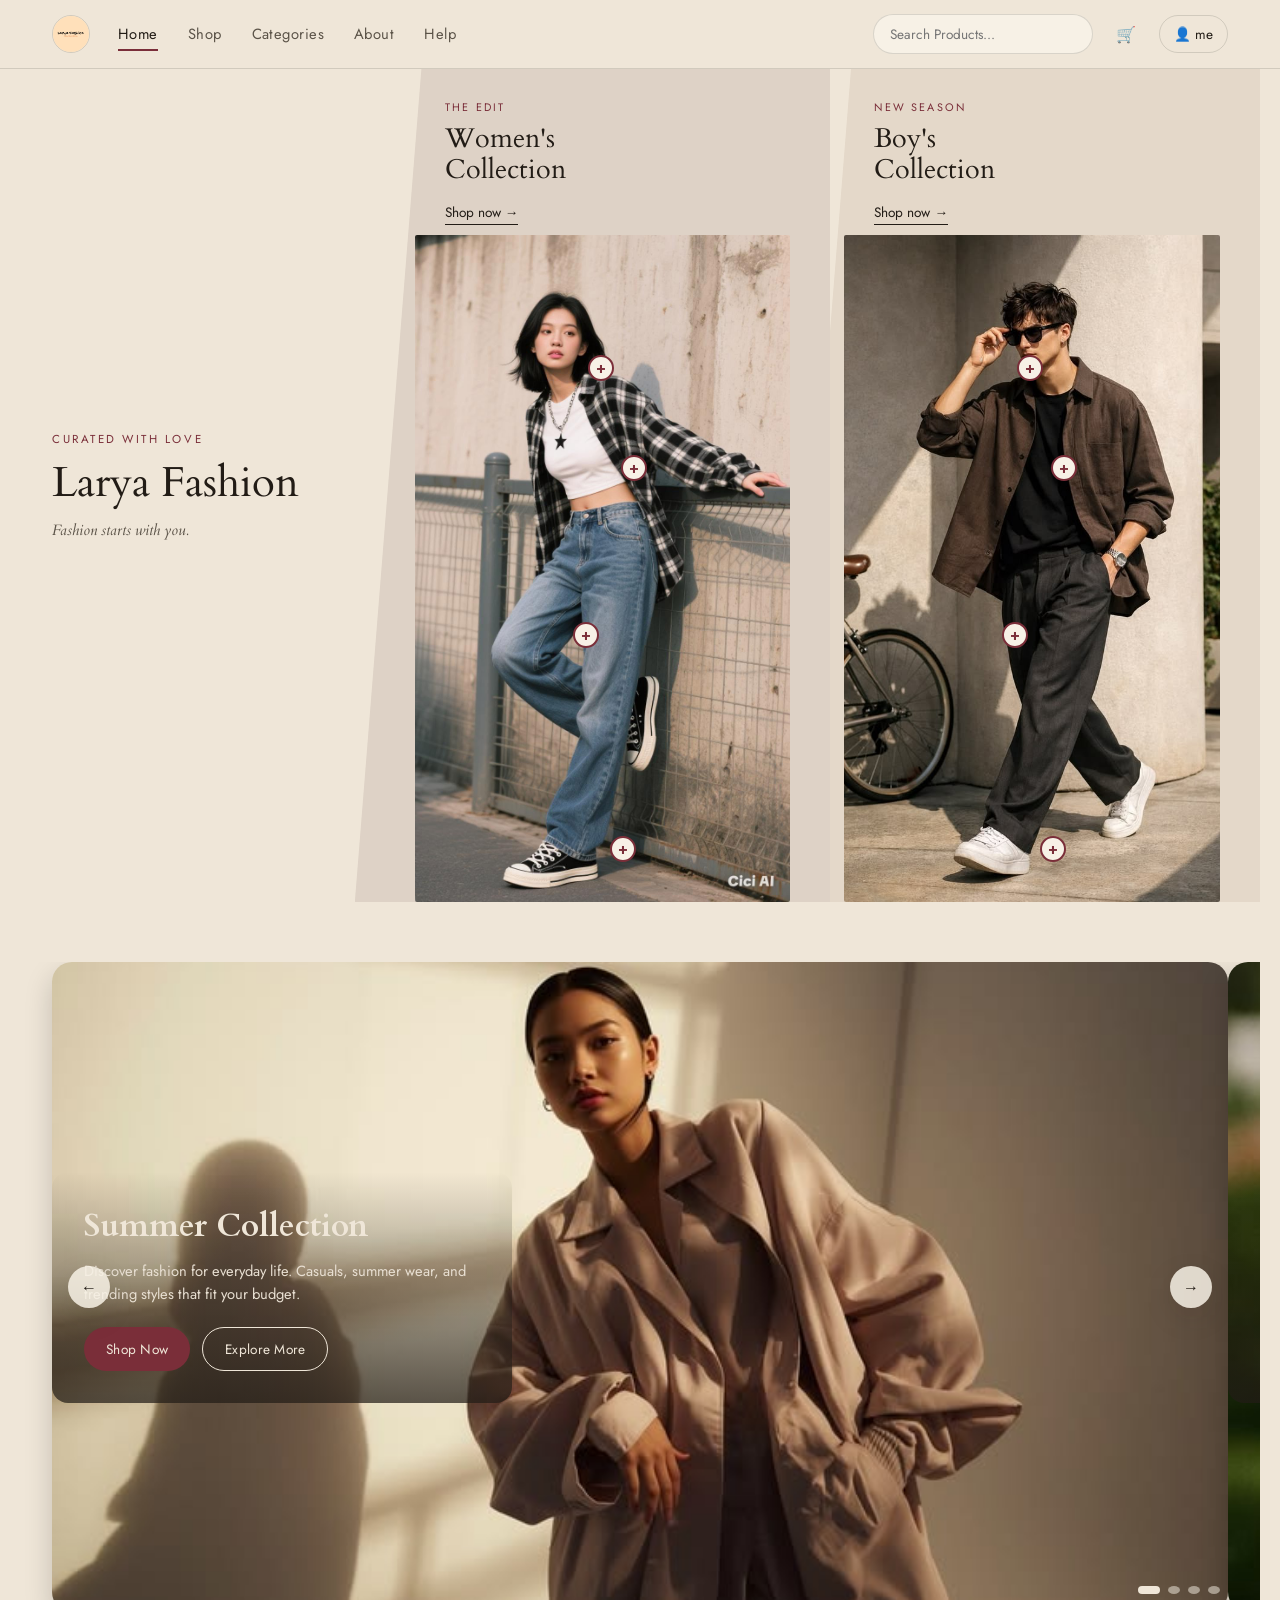
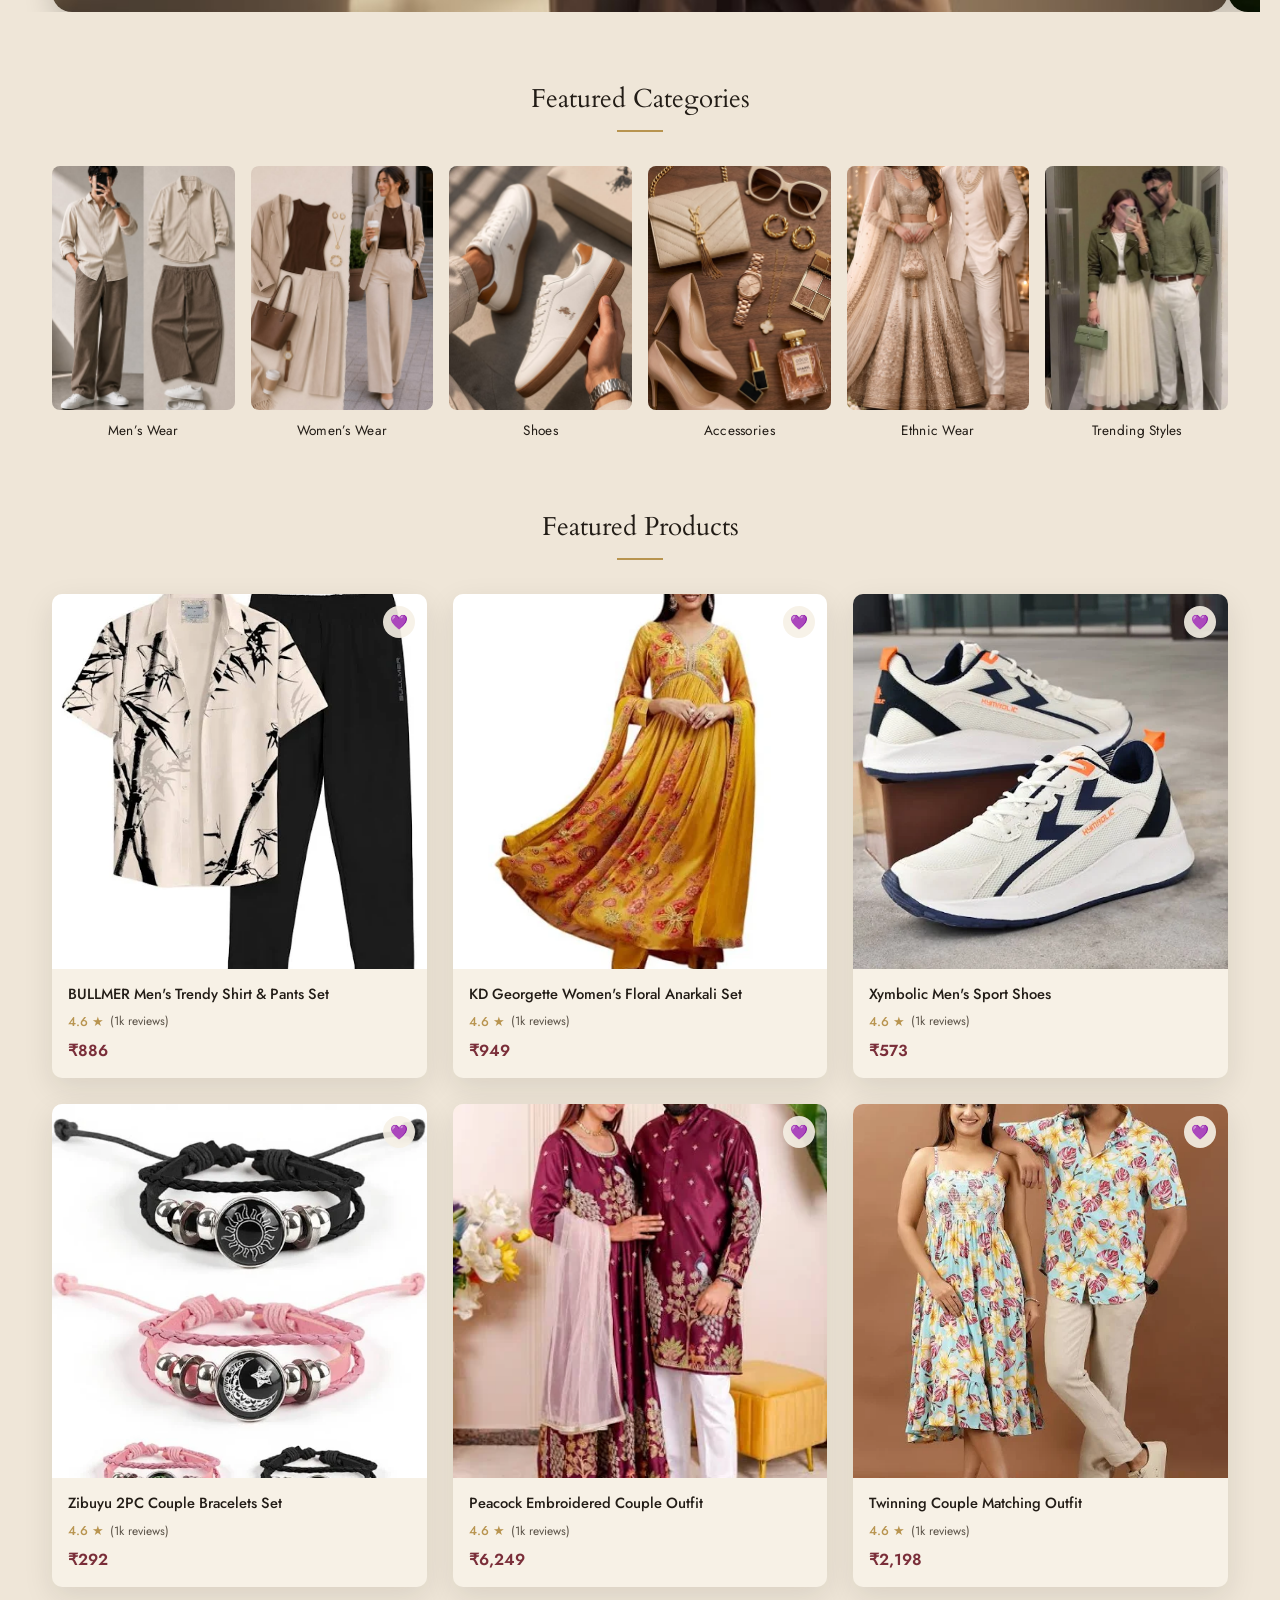
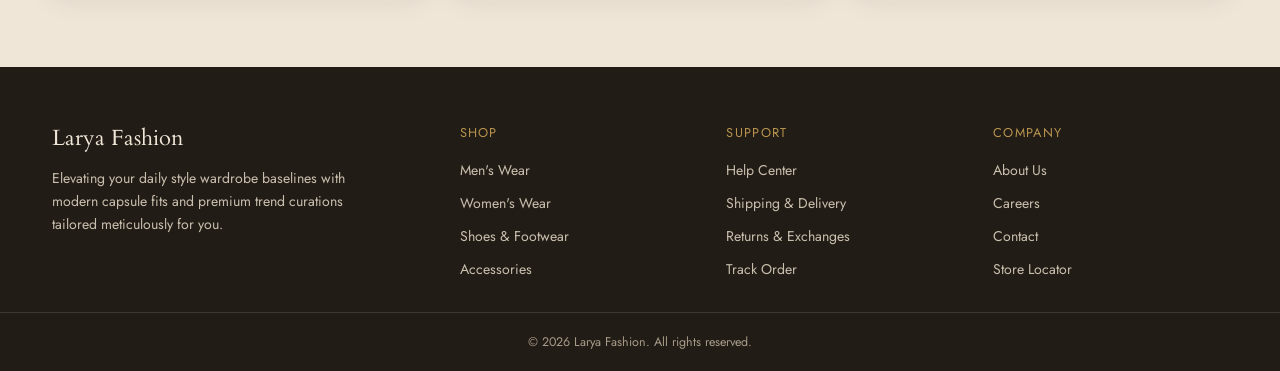
<file: index.html>
<!DOCTYPE html>
<html lang="en">
<head>
    <meta charset="UTF-8">
    <meta name="viewport" content="width=device-width, initial-scale=1.0">
    <title>fashion Website </title>
    <link rel="stylesheet" href="index.css">
    <link rel="preconnect" href="https://fonts.googleapis.com">
    <link rel="preconnect" href="https://fonts.gstatic.com" crossorigin>
    <link href="https://fonts.googleapis.com/css2?family=Ballet:opsz@16..72&family=Cardo:ital,wght@0,400;0,700;1,400&family=Cedarville+Cursive&family=Noto+Sans+Nabataean&display=swap" rel="stylesheet">
</head>
<body>
    <!-- Improved HTML -->
<header class="header">
  <div class="header__container">
    <a href="#home" class="header__logo-link">
      <img class="header__logo" src="lf.jpg" alt="Logo">
    </a>

    <nav class="header__nav" aria-label="Main navigation">
      <a href="#home" class="header__link header__link--active">Home</a>
      <a href="shop.html" class="header__link">Shop</a>
      <a href="cat.html" class="header__link">Categories</a>
      <a href="about.html" class="header__link">About</a>
      <a href="help.html" class="header__link">Help</a>
    </nav>

    <div class="header__actions">
      <div class="search-bar">
        <input class="search-bar__input" type="search" placeholder="Search Products..." aria-label="Search products">
      </div>
      
      <a href="cart.html" class="header__icon-btn" aria-label="Cart">🛒</a>
      <a href="login.html" class="header__profile-btn">👤 me</a>
      
      <button class="header__toggle" aria-label="Toggle menu" aria-expanded="false">☰</button>
    </div>
  </div>

  <nav class="mobile-menu" aria-label="Mobile navigation">
    <a href="#home" class="mobile-menu__link">Home</a>
    <a href="shop.html" class="mobile-menu__link">Shop</a>
    <a href="cat.html" class="mobile-menu__link">Categories</a>
    <a href="about.html" class="mobile-menu__link">About</a>
    <a href="help.html" class="mobile-menu__link">Help</a>
    <a href="cart.html" class="mobile-menu__link">🛒 Cart</a>
    <a href="login.html" class="mobile-menu__link">👤 Login</a>
  </nav>
</header>

  <main class="fashion-main" id="home">
    
    <!-- Left Title Branding Section -->
    <section class="fashion-title">
      <div class="title-content">
        <p>CURATED WITH LOVE</p>
        <h1>Larya Fashion</h1>
        <span>Fashion starts with you.</span>
      </div>
    </section>

    <!-- Right Slanted Dynamic Content Container -->
    <section class="hero-container">
      
      <!-- Girl's Collection Panel -->
      <div class="fashion-box girls-box">
        <div class="box-inner-wrap">
          <div class="fashion-box__content">
            <p>THE EDIT</p>
            <h2>Women's<br>Collection</h2>
            <a href="women.html" class="shop-btn">Shop now →</a>
          </div>
          
          <div class="model-wrapper">
            <div class="model-area">
              <img src="main.jpg" alt="Model wearing outfit 1">
              
              <!-- Hotspots with nested product cards -->
              <div class="hotspot top-hotspot" data-product="top">
                <article class="product-card" id="top">
                  <img src="top.jpg" alt="white top">
                  <div><h3>White Top</h3><p>$23</p></div>
                </article>
              </div>
              
              <div class="hotspot shirt-hotspot" data-product="shirt">
                <article class="product-card" id="shirt">
                  <img src="shirt.jpg" alt="Shirt">
                  <div><h3>Casual Shirt</h3><p>$78</p></div>
                </article>
              </div>
              
              <div class="hotspot pants-hotspot" data-product="pants">
                <article class="product-card" id="pants">
                  <img src="pants.jpg" alt="Grey pants">
                  <div><h3>Grey Pants</h3><p>$45</p></div>
                </article>
              </div>
              
              <div class="hotspot shoe-hotspot" data-product="shoe">
                <article class="product-card" id="shoe">
                  <img src="shoe.jpg" alt="Shoes">
                  <div><h3>Classic Sneakers</h3><p>$65</p></div>
                </article>
              </div>
            </div>
          </div>
        </div>
      </div>

      <!-- Boy's Collection Panel -->
      <div class="fashion-box boys-box">
        <div class="box-inner-wrap">
          <div class="fashion-box__content">
            <p>NEW SEASON</p>
            <h2>Boy's<br>Collection</h2>
            <a href="men.html" class="shop-btn">Shop now →</a>
          </div>
          
          <div class="model-wrapper">
            <div class="model-area">
              <img src="menmodel.png" alt="Model wearing outfit 2">
              
              <!-- Hotspots with nested product cards -->
              <div class="hotspot top-hotspot" data-product="top2">
                <article class="product-card" id="top2">
                  <img src="top2.jpg" alt="Red top 2">
                  <div><h3>Red Top 2</h3><p>$23</p></div>
                </article>
              </div>
              
              <div class="hotspot shirt-hotspot" data-product="shirt2">
                <article class="product-card" id="shirt2">
                  <img src="shirt2.jpg" alt="Casual Shirt 2">
                  <div><h3>Casual Shirt 2</h3><p>$78</p></div>
                </article>
              </div>
              
              <div class="hotspot pants-hotspot" data-product="pants2">
                <article class="product-card" id="pants2">
                  <img src="pants2.avif" alt="Grey pants 2">
                  <div><h3>Grey Pants 2</h3><p>$45</p></div>
                </article>
              </div>
              
              <div class="hotspot shoe-hotspot" data-product="shoe2">
                <article class="product-card" id="shoe2">
                  <img src="shoe2.jpg" alt="Shoes 2">
                  <div><h3>Leather Boots</h3><p>$110</p></div>
                </article>
              </div>
            </div>
          </div>
        </div>
      </div>

    </section>
  </main>

<!-- Improved HTML -->
<section class="hero" aria-label="Featured Collections">
  <div class="hero__slider">
    
    <!-- Slide 1 -->
    <div class="hero__slide">
      <img class="hero__image" src="model1.jpg" alt="Woman modeling minimal aesthetic summer outfit">
      <div class="hero__content">
        <h2 class="hero__title">Summer Collection</h2>
        <p class="hero__description">Discover fashion for everyday life. Casuals, summer wear, and trending styles that fit your budget.</p>
        <div class="hero__actions">
          <button class="btn btn--primary">Shop Now</button>
          <button class="btn btn--secondary">Explore More</button>
        </div>
      </div>
    </div>

    <!-- Slide 2 -->
    <div class="hero__slide">
      <img class="hero__image" src="trend10.jpg" alt="Man wearing comfortable modern everyday streetwear">
      <div class="hero__content">
        <h2 class="hero__title">Casual Wear</h2>
        <p class="hero__description">Ultra-comfortable outfits tailored cleanly for your high-rotation daily wardrobe baseline.</p>
        <div class="hero__actions">
          <button class="btn btn--primary">Shop Now</button>
          <button class="btn btn--secondary">Explore More</button>
        </div>
      </div>
    </div>

    <!-- Slide 3 -->
    <div class="hero__slide">
      <img class="hero__image" src="budget.jpg" alt="Close up profile of curated trending footwear">
      <div class="hero__content">
        <h2 class="hero__title">Budget Friendly</h2>
        <p class="hero__description">High-end style paradigms minus the designer markup. Refresh your rotation for less.</p>
        <div class="hero__actions">
          <button class="btn btn--primary">Shop Now</button>
          <button class="btn btn--secondary">Explore More</button>
        </div>
      </div>
    </div>

    <!-- Slide 4 -->
    <div class="hero__slide">
      <img class="hero__image" src="trending.jpg" alt="Group setting displaying the latest viral seasonal fashion trends">
      <div class="hero__content">
        <h2 class="hero__title">Trending Now</h2>
        <p class="hero__description">Unlocking the current algorithmic favorites. Stay ahead of the style curve instantly.</p>
        <div class="hero__actions">
          <button class="btn btn--primary">Shop Now</button>
          <button class="btn btn--secondary">Explore More</button>
        </div>
      </div>
    </div>

  </div>

  <!-- Carousel Navigation Controls -->
  <button class="hero__nav-btn hero__nav-btn--prev" aria-label="Previous slide">←</button>
  <button class="hero__nav-btn hero__nav-btn--next" aria-label="Next slide">→</button>

  <!-- Slider Dot Indicators -->
  <div class="hero__dots" role="tablist" aria-label="Slides">
    <button class="hero__dot hero__dot--active" role="tab" aria-selected="true" aria-label="Slide 1"></button>
    <button class="hero__dot" role="tab" aria-selected="false" aria-label="Slide 2"></button>
    <button class="hero__dot" role="tab" aria-selected="false" aria-label="Slide 3"></button>
    <button class="hero__dot" role="tab" aria-selected="false" aria-label="Slide 4"></button>
  </div>
</section>

<!-- Improved HTML -->
<section class="categories" aria-labelledby="categories-heading">
  <h2 class="categories__title" id="categories-heading">Featured Categories</h2>
  
  <div class="categories__grid">
    
    <!-- Card 1 -->
    <article class="category-card">
      <a href="men.html" class="category-card__link">
        <div class="category-card__image-wrapper">
          <img class="category-card__image" src="men.jpg" alt="Men's contemporary minimal streetwear collection" loading="lazy">
        </div>
        <div class="category-card__meta">
          <p class="category-card__name">Men’s Wear</p>
        </div>
      </a>
    </article>

    <!-- Card 2 -->
    <article class="category-card">
      <a href="women.html" class="category-card__link">
        <div class="category-card__image-wrapper">
          <img class="category-card__image" src="women.jpg" alt="Women's modern curation and editorial capsule looks" loading="lazy">
        </div>
        <div class="category-card__meta">
          <p class="category-card__name">Women’s Wear</p>
        </div>
      </a>
    </article>

    <!-- Card 3 -->
    <article class="category-card">
      <a href="foot.html" class="category-card__link">
        <div class="category-card__image-wrapper">
          <img class="category-card__image" src="shoe1.jpg" alt="Curated trending sneakers and classic silhouettes" loading="lazy">
        </div>
        <div class="category-card__meta">
          <p class="category-card__name">Shoes</p>
        </div>
      </a>
    </article>

    <!-- Card 4 -->
    <article class="category-card">
      <a href="acc.html" class="category-card__link">
        <div class="category-card__image-wrapper">
          <img class="category-card__image" src="acc.jpg" alt="Minimalist accessories, jewelry, and modern lifestyle pieces" loading="lazy">
        </div>
        <div class="category-card__meta">
          <p class="category-card__name">Accessories</p>
        </div>
      </a>
    </article>

    <!-- Card 5 -->
    <article class="category-card">
      <a href="ethnic.html" class="category-card__link">
        <div class="category-card__image-wrapper">
          <img class="category-card__image" src="ethnic .jpg" alt="Intricately detailed contemporary traditional clothing lines" loading="lazy">
        </div>
        <div class="category-card__meta">
          <p class="category-card__name">Ethnic Wear</p>
        </div>
      </a>
    </article>

    <!-- Card 6 -->
    <article class="category-card">
      <a href="trend.html" class="category-card__link">
        <div class="category-card__image-wrapper">
          <img class="category-card__image" src="trend.jpg" alt="High rotation viral aesthetic seasonal trends" loading="lazy">
        </div>
        <div class="category-card__meta">
          <p class="category-card__name">Trending Styles</p>
        </div>
      </a>
    </article>

  </div>
</section>

<!-- Improved HTML -->
<section class="products" aria-labelledby="products-heading">
  <h2 class="products__title" id="products-heading">Featured Products</h2>

  <div class="products__grid">
    
    <!-- Product 1 -->
    <article class="product-card">
      <div class="product-card__image-wrapper">
        <img class="product-card__image" src="men bull - Copy.webp" alt="BULLMER Men's Trendy Shirt and Pants Set" loading="lazy">
        <button class="product-card__wishlist-btn" aria-label="Add to wishlist" aria-pressed="false">💜</button>
      </div>
      <div class="product-card__info">
        <h3 class="product-card__name">BULLMER Men's Trendy Shirt & Pants Set</h3>
        <div class="product-card__rating">
          <span class="product-card__stars">4.6 ★</span>
          <span class="product-card__reviews-count">(1k reviews)</span>
        </div>
        <p class="product-card__price">₹886</p>
      </div>
    </article>

    <!-- Product 2 -->
    <article class="product-card">
      <div class="product-card__image-wrapper">
        <img class="product-card__image" src="kd.webp" alt="KD Georgette Women's Floral Printed Anarkali Kurta Pant Set" loading="lazy">
        <button class="product-card__wishlist-btn" aria-label="Add to wishlist" aria-pressed="false">💜</button>
      </div>
      <div class="product-card__info">
        <h3 class="product-card__name">KD Georgette Women's Floral Anarkali Set</h3>
        <div class="product-card__rating">
          <span class="product-card__stars">4.6 ★</span>
          <span class="product-card__reviews-count">(1k reviews)</span>
        </div>
        <p class="product-card__price">₹949</p>
      </div>
    </article>

    <!-- Product 3 -->
    <article class="product-card">
      <div class="product-card__image-wrapper">
        <img class="product-card__image" src="x.webp" alt="Xymbolic Men's Sport Shoes" loading="lazy">
        <button class="product-card__wishlist-btn" aria-label="Add to wishlist" aria-pressed="false">💜</button>
      </div>
      <div class="product-card__info">
        <h3 class="product-card__name">Xymbolic Men's Sport Shoes</h3>
        <div class="product-card__rating">
          <span class="product-card__stars">4.6 ★</span>
          <span class="product-card__reviews-count">(1k reviews)</span>
        </div>
        <p class="product-card__price">₹573</p>
      </div>
    </article>

    <!-- Product 4 -->
    <article class="product-card">
      <div class="product-card__image-wrapper">
        <img class="product-card__image" src="zi.webp" alt="Zibuyu 2 Piece Couple Bracelets Set" loading="lazy">
        <button class="product-card__wishlist-btn" aria-label="Add to wishlist" aria-pressed="false">💜</button>
      </div>
      <div class="product-card__info">
        <h3 class="product-card__name">Zibuyu 2PC Couple Bracelets Set</h3>
        <div class="product-card__rating">
          <span class="product-card__stars">4.6 ★</span>
          <span class="product-card__reviews-count">(1k reviews)</span>
        </div>
        <p class="product-card__price">₹292</p>
      </div>
    </article>

    <!-- Product 5 -->
    <article class="product-card">
      <div class="product-card__image-wrapper">
        <img class="product-card__image" src="peo.webp" alt="Peacock Embroidered Couple Matching Outfit" loading="lazy">
        <button class="product-card__wishlist-btn" aria-label="Add to wishlist" aria-pressed="false">💜</button>
      </div>
      <div class="product-card__info">
        <h3 class="product-card__name">Peacock Embroidered Couple Outfit</h3>
        <div class="product-card__rating">
          <span class="product-card__stars">4.6 ★</span>
          <span class="product-card__reviews-count">(1k reviews)</span>
        </div>
        <p class="product-card__price">₹6,249</p>
      </div>
    </article>

    <!-- Product 6 -->
    <article class="product-card">
      <div class="product-card__image-wrapper">
        <img class="product-card__image" src="twin.webp" alt="Twinning Couple Matching Outfit" loading="lazy">
        <button class="product-card__wishlist-btn" aria-label="Add to wishlist" aria-pressed="false">💜</button>
      </div>
      <div class="product-card__info">
        <h3 class="product-card__name">Twinning Couple Matching Outfit</h3>
        <div class="product-card__rating">
          <span class="product-card__stars">4.6 ★</span>
          <span class="product-card__reviews-count">(1k reviews)</span>
        </div>
        <p class="product-card__price">₹2,198</p>
      </div>
    </article>

  </div>
</section>

<!-- Improved HTML -->
<footer class="footer">
  <div class="footer__container">
    
    <!-- Brand Info Block -->
    <div class="footer__brand-col">
      <h2 class="footer__logo-text">Larya Fashion</h2>
      <p class="footer__description">
        Elevating your daily style wardrobe baselines with modern capsule fits and premium trend curations tailored meticulously for you.
      </p>
    </div>

    <!-- Navigation Column 1 -->
    <div class="footer__nav-col">
      <h3 class="footer__heading">Shop</h3>
      <ul class="footer__list">
        <li><a href="men.html" class="footer__link">Men's Wear</a></li>
        <li><a href="women.html" class="footer__link">Women's Wear</a></li>
        <li><a href="foot.html" class="footer__link">Shoes & Footwear</a></li>
        <li><a href="acc.html" class="footer__link">Accessories</a></li>
      </ul>
    </div>

    <!-- Navigation Column 2 -->
    <div class="footer__nav-col">
      <h3 class="footer__heading">Support</h3>
      <ul class="footer__list">
        <li><a href="help.html" class="footer__link">Help Center</a></li>
        <li><a href="#shipping" class="footer__link">Shipping & Delivery</a></li>
        <li><a href="#returns" class="footer__link">Returns & Exchanges</a></li>
        <li><a href="#track" class="footer__link">Track Order</a></li>
      </ul>
    </div>

    <!-- Navigation Column 3 -->
    <div class="footer__nav-col">
      <h3 class="footer__heading">Company</h3>
      <ul class="footer__list">
        <li><a href="about.html" class="footer__link">About Us</a></li>
        <li><a href="#careers" class="footer__link">Careers</a></li>
        <li><a href="#contact" class="footer__link">Contact</a></li>
        <li><a href="#stores" class="footer__link">Store Locator</a></li>
      </ul>
    </div>

  </div>

  <!-- Copyright Baseline Layer -->
  <div class="footer__baseline">
    <p class="footer__copyright">
      &copy; 2026 Larya Fashion. <span class="footer__all-rights">All rights reserved.</span>
    </p>
  </div>
</footer>

<script src="index.js"></script>
</body>
</html>
</file>
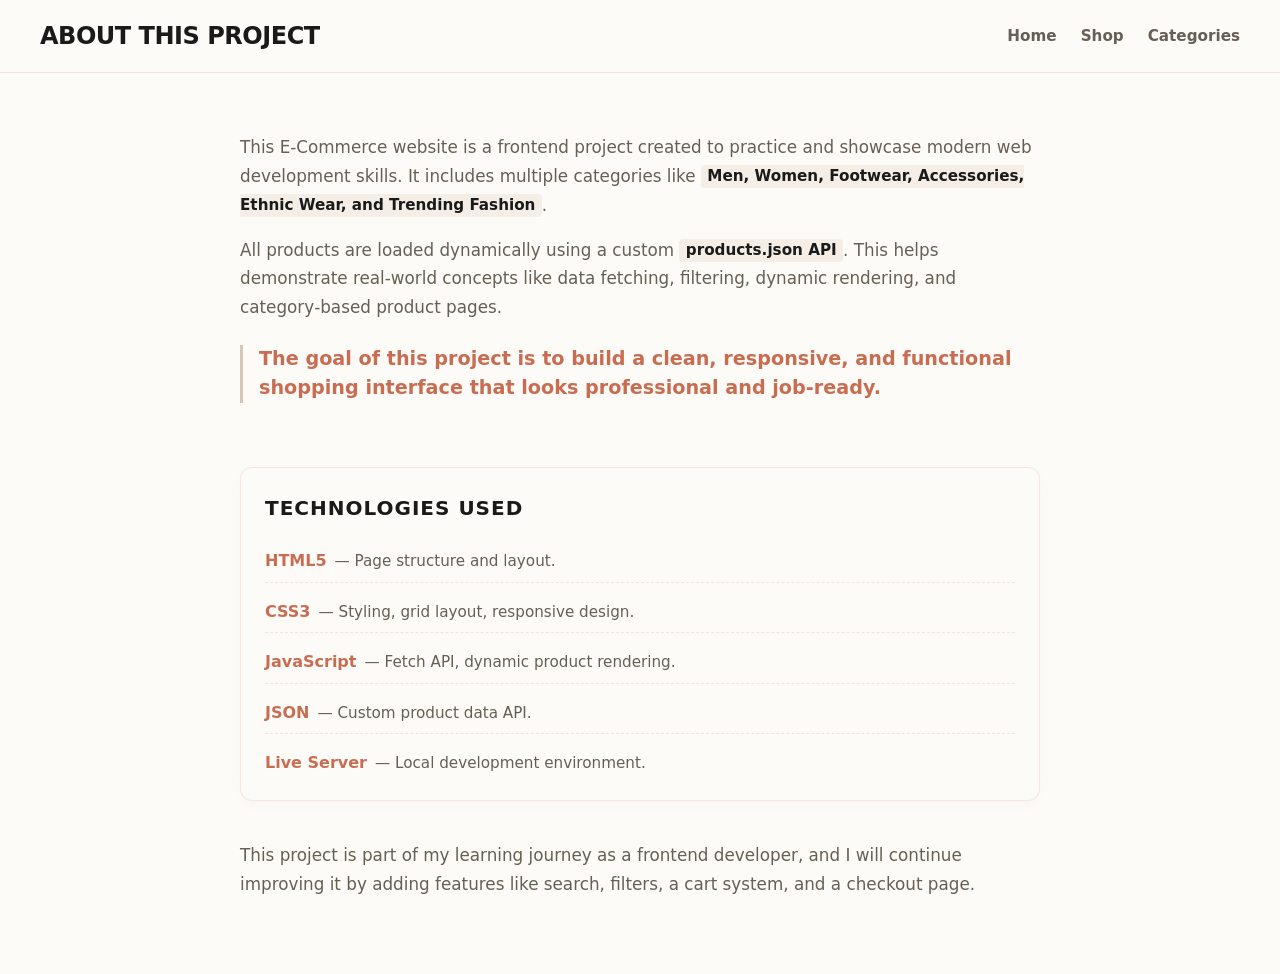
<file: about.html>
<!DOCTYPE html>
<html lang="en">
<head>
    <meta charset="UTF-8">
    <meta name="viewport" content="width=device-width, initial-scale=1.0">
    <title>About</title>
</head>
<body>
<!-- Improved HTML -->
<header class="main-header">
  <div class="main-header__container">
    <h1 class="main-header__title">About This Project</h1>
    
    <nav class="main-header__nav" aria-label="About Page Navigation">
      <a href="index.html" class="main-header__link">Home</a>
      <a href="shop.html" class="main-header__link">Shop</a>
      <a href="cat.html" class="main-header__link">Categories</a>
    </nav>
  </div>
</header>
<!-- Improved HTML -->
<main class="about-project">
  <div class="about-project__container">
    
    <!-- Intro Copy Block -->
    <div class="about-project__content">
      <p class="about-project__text">
        This E‑Commerce website is a frontend project created to practice and showcase modern web development skills. It includes multiple categories like 
        <span class="about-project__highlight">Men, Women, Footwear, Accessories, Ethnic Wear, and Trending Fashion</span>.
      </p>
      
      <p class="about-project__text">
        All products are loaded dynamically using a custom 
        <span class="about-project__highlight">products.json API</span>. This helps demonstrate real‑world concepts like data fetching, filtering, dynamic rendering, and category‑based product pages.
      </p>
      
      <p class="about-project__text about-project__text--lead">
        The goal of this project is to build a clean, responsive, and functional shopping interface that looks professional and job‑ready.
      </p>
    </div>

    <!-- Technologies Grid Component -->
    <section class="about-project__skills tech-stack">
      <h2 class="tech-stack__title">Technologies Used</h2>
      
      <ul class="tech-stack__list">
        <li class="tech-stack__item">
          <strong class="tech-stack__name">HTML5</strong>
          <span class="tech-stack__desc">— Page structure and layout.</span>
        </li>
        <li class="tech-stack__item">
          <strong class="tech-stack__name">CSS3</strong>
          <span class="tech-stack__desc">— Styling, grid layout, responsive design.</span>
        </li>
        <li class="tech-stack__item">
          <strong class="tech-stack__name">JavaScript</strong>
          <span class="tech-stack__desc">— Fetch API, dynamic product rendering.</span>
        </li>
        <li class="tech-stack__item">
          <strong class="tech-stack__name">JSON</strong>
          <span class="tech-stack__desc">— Custom product data API.</span>
        </li>
        <li class="tech-stack__item">
          <strong class="tech-stack__name">Live Server</strong>
          <span class="tech-stack__desc">— Local development environment.</span>
        </li>
      </ul>
    </section>

    <!-- Future Roadmap Outro Section -->
    <footer class="about-project__roadmap">
      <p class="about-project__text">
        This project is part of my learning journey as a frontend developer, and I will continue improving it by adding features like search, filters, a cart system, and a checkout page.
      </p>
    </footer>

  </div>
</main>
   
</body>
</html>
<style>
    /* Corrected CSS (Modern, Clean & Minimalist) */

/* Design Tokens - Inheriting your established project style guidelines */
:root {
  /* Brand Palette */
  --clr-bg: #FDFBF7;         /* Earthy off-white base */
  --clr-surface: #D8C5B2;    /* Warm sand neutral */
  --clr-accent: #C86D51;     /* Terracotta signature accent */
  --clr-text: #1A1A1A;       /* Deep high-contrast charcoal */
  --clr-text-muted: #665F55; /* Muted slate gray */
  --clr-border: rgba(200, 109, 81, 0.15);

  /* Spacing System */
  --space-xs: 0.5rem;
  --space-sm: 0.75rem;
  --space-md: 1rem;
  --space-lg: 1.5rem;
  --space-xl: 2.5rem;

  /* Layout Constants */
  --radius-md: 12px;
  --max-width: 800px; /* Narrower width optimized for reading text blocks */
  --transition-fast: 0.25s cubic-bezier(0.25, 1, 0.5, 1);
}

/* Global Reset Baseline */
* {
  box-sizing: border-box;
  margin: 0;
  padding: 0;
}

body {
  font-family: system-ui, -apple-system, BlinkMacSystemFont, 'Segoe UI', Roboto, sans-serif;
  background-color: var(--clr-bg);
  color: var(--clr-text);
  line-height: 1.6;
}

/* Header Component */
.main-header {
  position: sticky;
  top: 0;
  z-index: 100;
  background-color: rgba(253, 251, 247, 0.85);
  backdrop-filter: blur(12px);
  -webkit-backdrop-filter: blur(12px);
  border-bottom: 1px solid var(--clr-border);
  padding: var(--space-md) var(--space-lg);
}

.main-header__container {
  display: flex;
  align-items: center;
  justify-content: space-between;
  max-width: 1200px; /* Full layout container limit for the top nav strip */
  margin: 0 auto;
}

.main-header__title {
  font-size: clamp(1.1rem, 4vw, 1.5rem);
  font-weight: 800;
  letter-spacing: -0.02em;
  text-transform: uppercase;
  color: var(--clr-text);
}

/* Header Sub-Navigation System */
.main-header__nav {
  display: flex;
  align-items: center;
  gap: var(--space-lg);
}

.main-header__link {
  color: var(--clr-text-muted);
  text-decoration: none;
  font-weight: 600;
  font-size: 0.95rem;
  padding: var(--space-xs) 0;
  transition: color var(--transition-fast);
  position: relative;
}

.main-header__link:hover,
.main-header__link--active {
  color: var(--clr-accent);
}

/* Minimalist interactive underline indicator */
.main-header__link::after {
  content: '';
  position: absolute;
  bottom: 0;
  left: 0;
  width: 100%;
  height: 2px;
  background-color: var(--clr-accent);
  transform: scaleX(0);
  transition: transform var(--transition-fast);
  transform-origin: right;
}

.main-header__link:hover::after,
.main-header__link--active::after {
  transform: scaleX(1);
  transform-origin: left;
}

/* Responsive Navigation Breakpoints */
@media (max-width: 576px) {
  .main-header__container {
    flex-direction: column;
    gap: var(--space-sm);
    text-align: center;
  }
  
  .main-header__nav {
    gap: var(--space-md);
  }
}
/* Corrected CSS (Modern, Clean & Portfolio-Ready) */

/* Structural Layout Main Wrapper */
.about-project {
  background-color: var(--clr-bg, #FDFBF7);
  padding: calc(var(--space-xl, 2.5rem) * 1.5) var(--space-lg, 1.5rem);
}

/* Constraining text measure to maximize readability metrics */
.about-project__container {
  max-width: var(--max-width, 700px); /* 65-70 characters max width for readable lines */
  margin: 0 auto;
  display: flex;
  flex-direction: column;
  gap: var(--space-xl, 2.5rem);
}

/* Descriptive Typography Elements */
.about-project__text {
  font-size: 1.05rem;
  line-height: 1.7;
  color: var(--clr-text-muted, #665F55);
  margin-bottom: var(--space-md, 1rem);
}

/* Special Emphasis Callout Block */
.about-project__text--lead {
  font-size: 1.2rem;
  font-weight: 600;
  color: var(--clr-accent, #C86D51); /* Accents project core goals with brand colors */
  line-height: 1.5;
  border-left: 3px solid var(--clr-surface, #D8C5B2);
  padding-left: var(--space-md, 1rem);
  margin: var(--space-lg, 1.5rem) 0;
}

/* Inline Graphic Highlight Badges */
.about-project__highlight {
  font-weight: 600;
  color: var(--clr-text, #1A1A1A);
  background-color: rgba(216, 197, 178, 0.25); /* Subtle brand background wash tint */
  padding: 0.15rem 0.4rem;
  border-radius: 4px;
  font-size: 0.95rem;
}

/* Tech Stack Component Card Box */
.tech-stack {
  background-color: var(--clr-bg, #FDFBF7);
  border: 1px solid var(--clr-border, rgba(200, 109, 81, 0.15));
  border-radius: var(--radius-md, 12px);
  padding: var(--space-lg, 1.5rem);
  box-shadow: 0 4px 20px rgba(26, 26, 26, 0.02);
}

.tech-stack__title {
  font-size: 1.25rem;
  font-weight: 700;
  text-transform: uppercase;
  letter-spacing: 0.05em;
  color: var(--clr-text, #1A1A1A);
  margin-bottom: var(--space-lg, 1.5rem);
}

/* Standardizing List Presentation Items */
.tech-stack__list {
  list-style: none;
  padding: 0;
  margin: 0;
  display: flex;
  flex-direction: column;
  gap: var(--space-md, 1rem);
}

.tech-stack__item {
  display: flex;
  flex-direction: column;
  gap: 2px;
  padding-bottom: var(--space-xs, 0.5rem);
  border-bottom: 1px dashed rgba(216, 197, 178, 0.4);
}

/* Remove bottom border layout anomaly on the final list item element */
.tech-stack__item:last-child {
  border-bottom: none;
  padding-bottom: 0;
}

.tech-stack__name {
  font-size: 1rem;
  font-weight: 600;
  color: var(--clr-accent, #C86D51);
}

.tech-stack__desc {
  font-size: 0.95rem;
  color: var(--clr-text-muted, #665F55);
}

/* Responsive Adaptive Modifiers for Larger Viewports */
@media (min-width: 576px) {
  .tech-stack__item {
    flex-direction: row;
    align-items: baseline;
    gap: var(--space-xs, 0.5rem);
  }
}

</style>
</file>
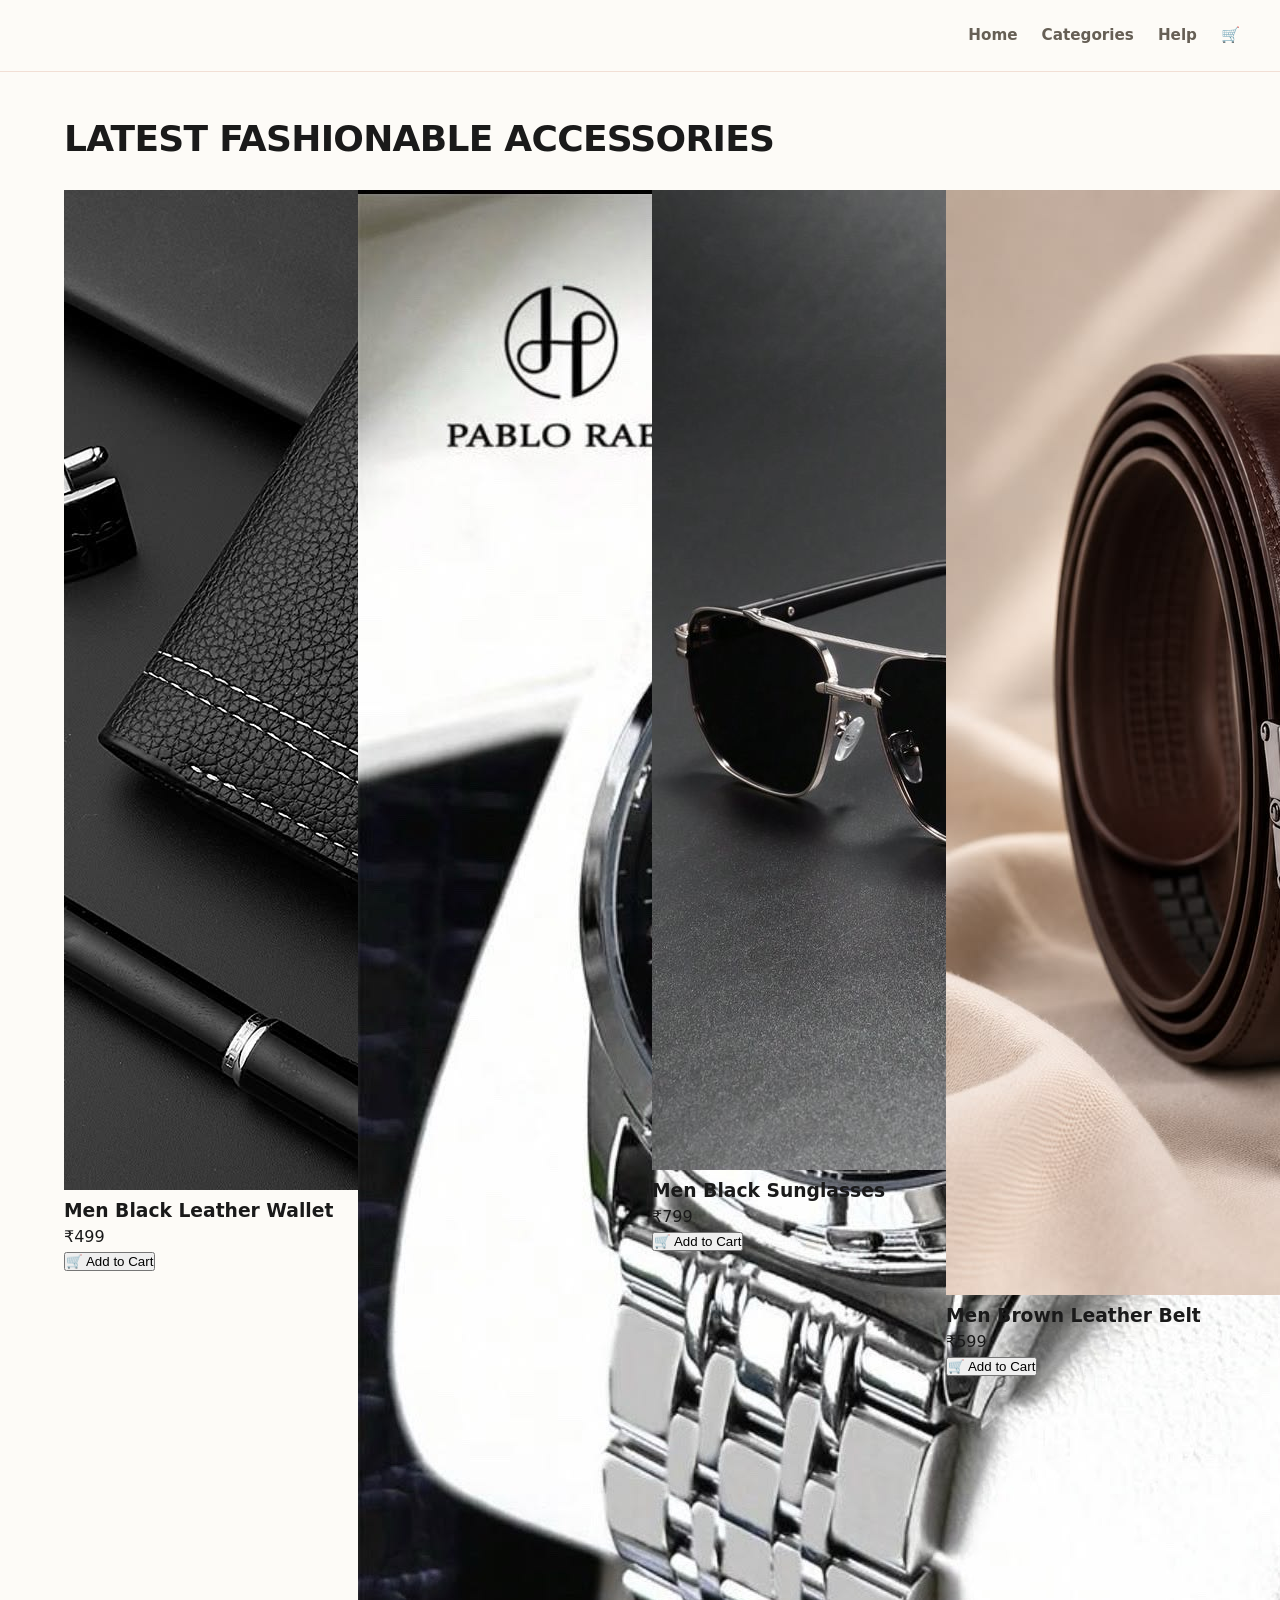
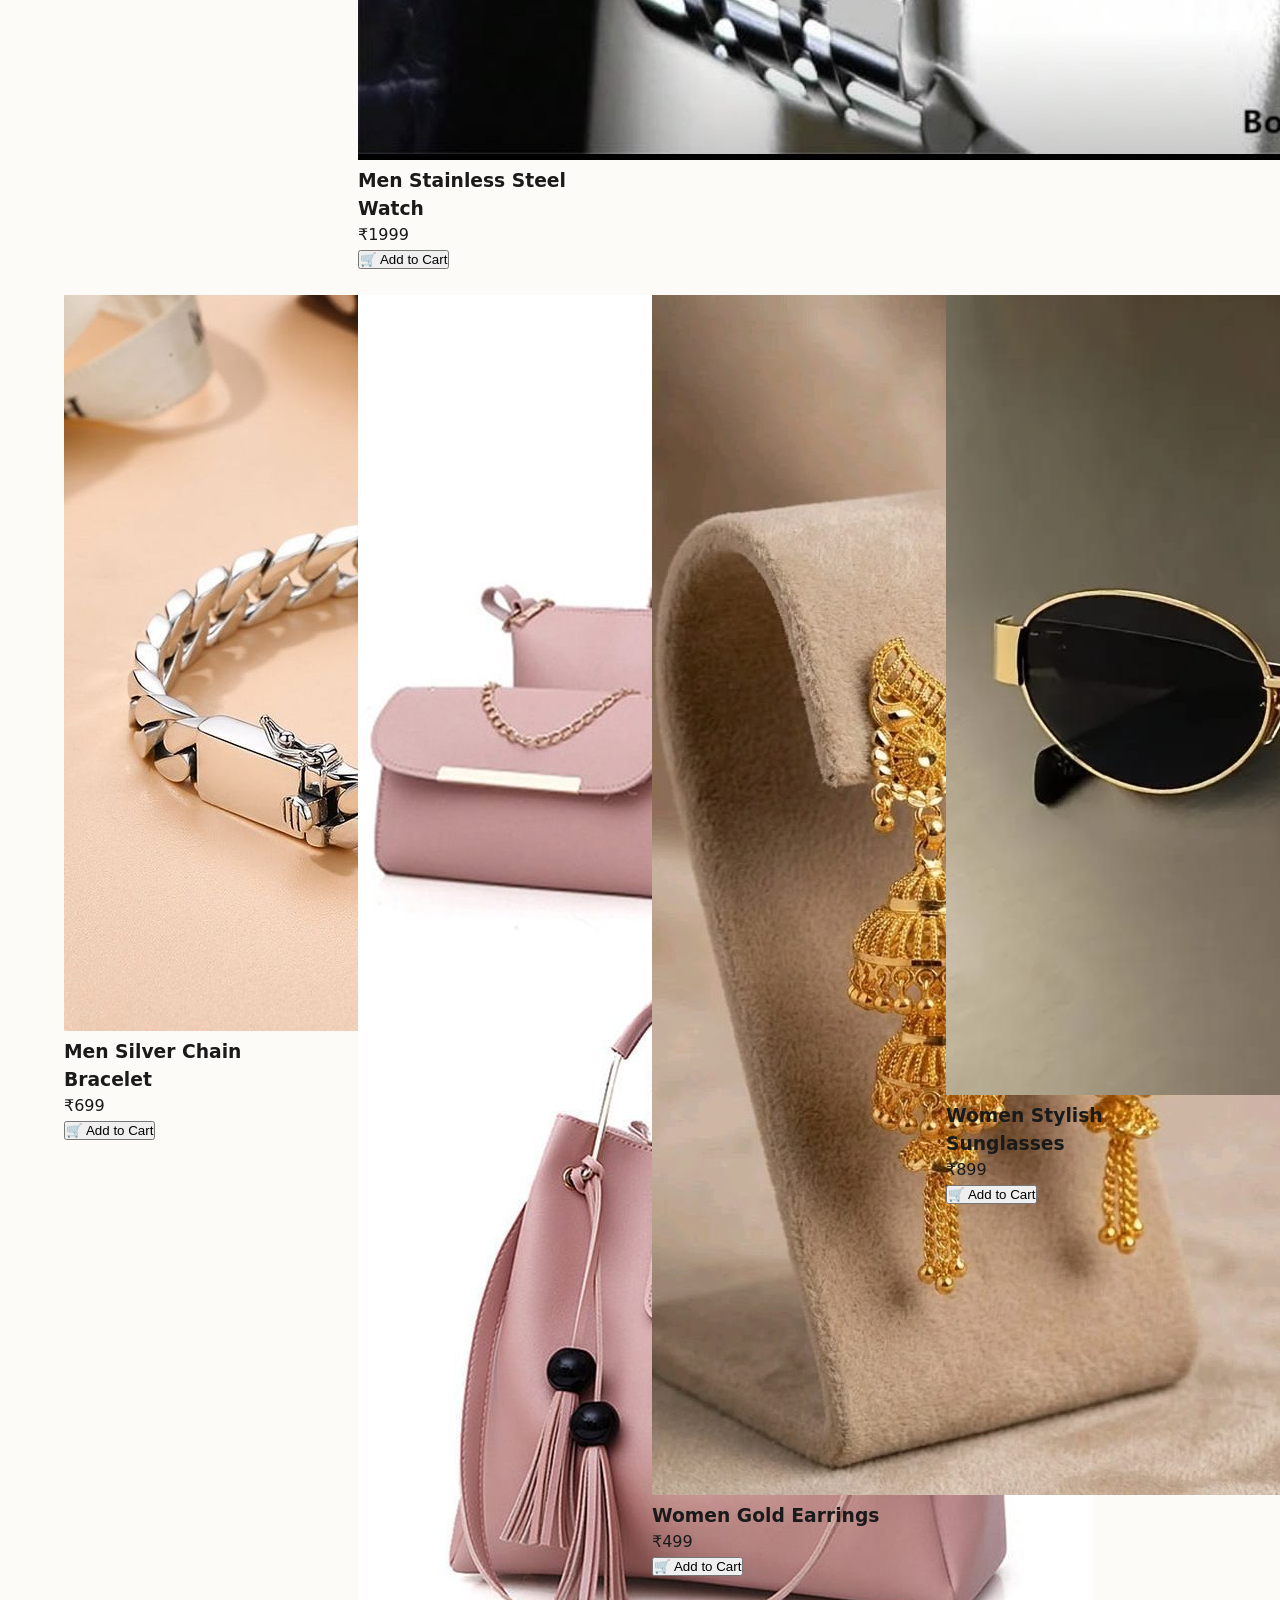
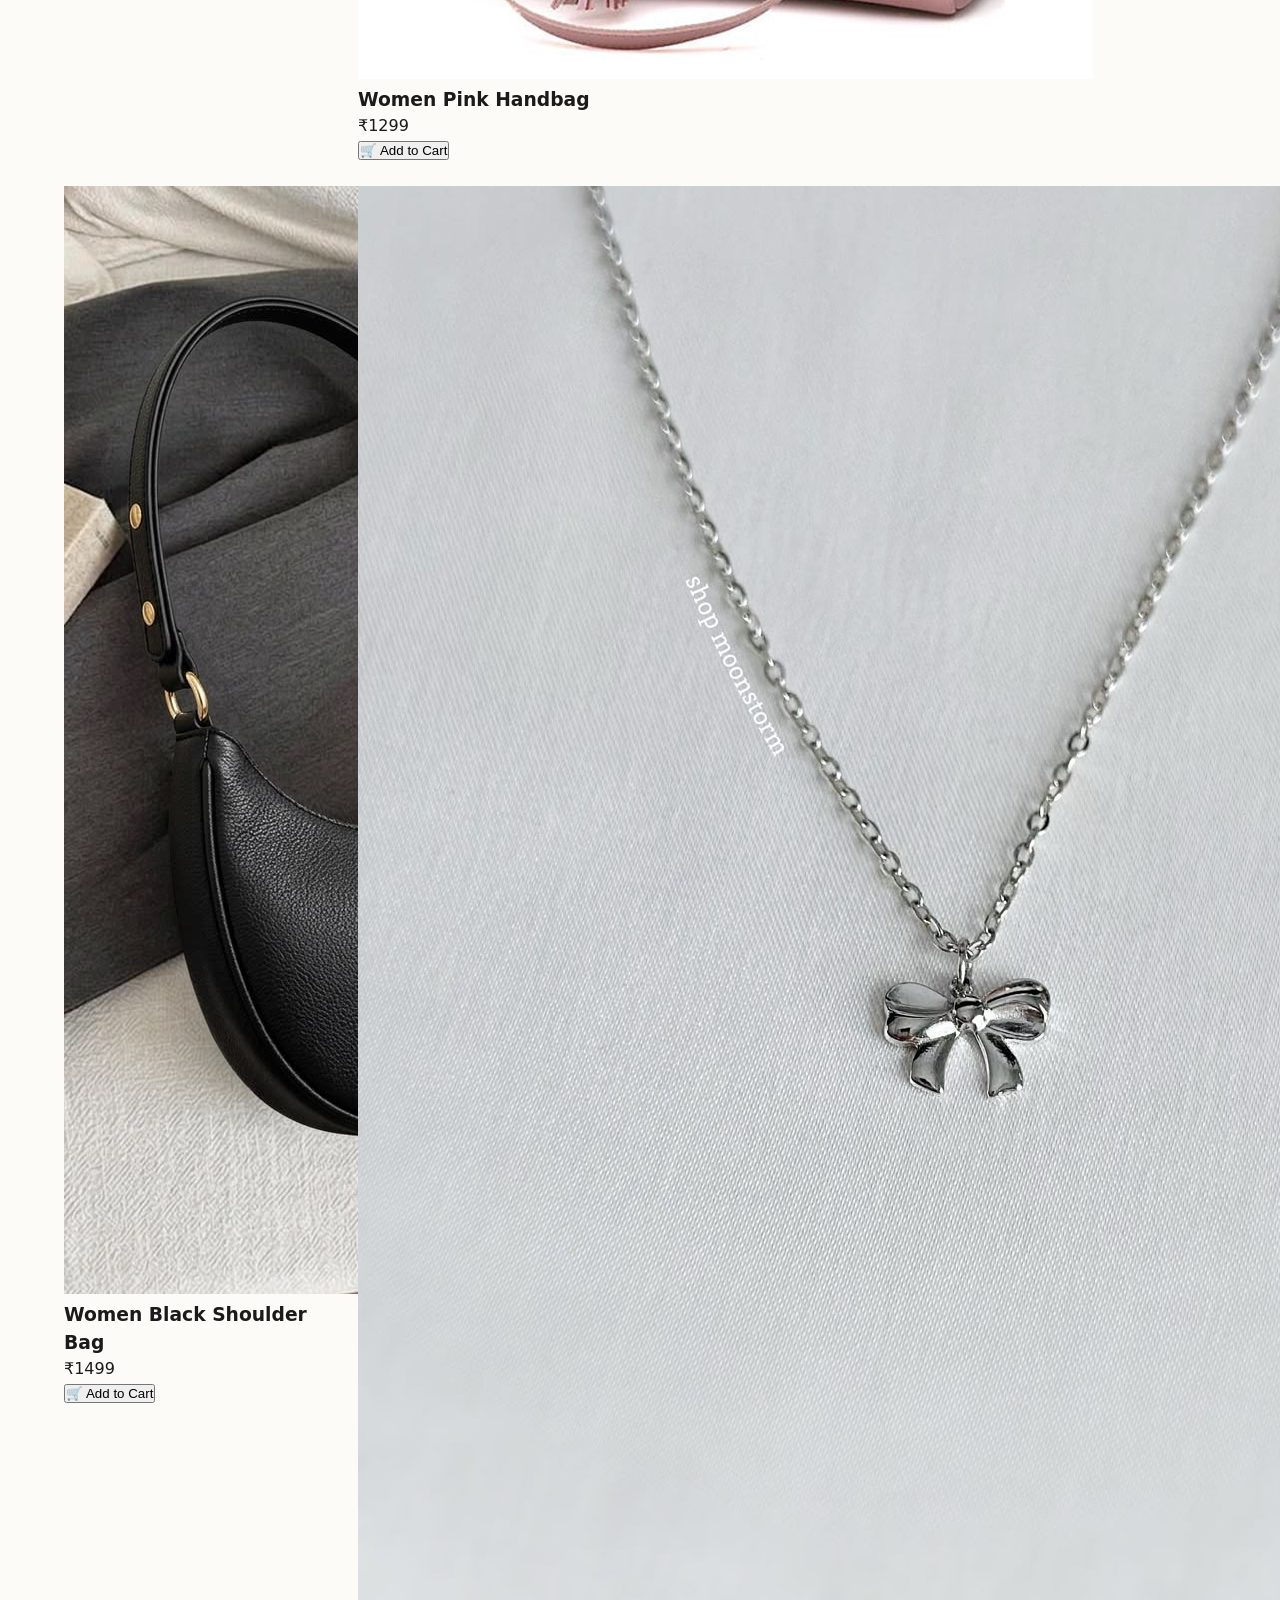
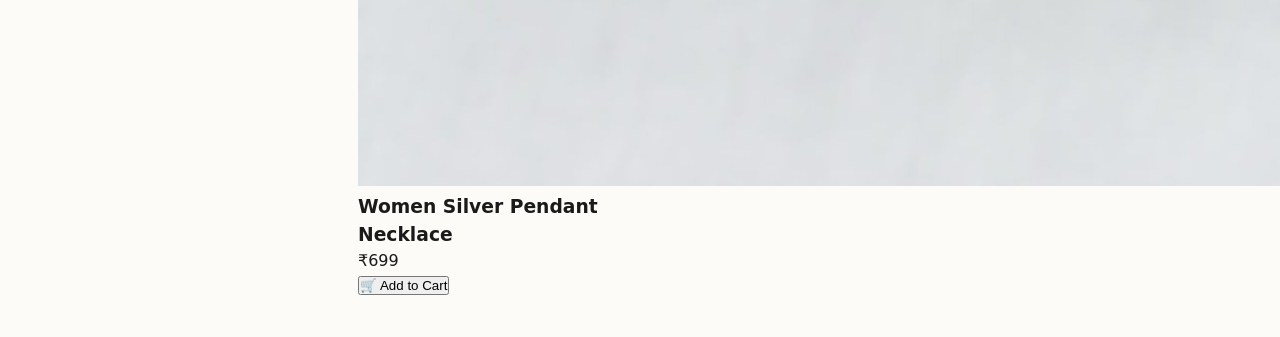
<file: acc.html>
<!DOCTYPE html>
<html lang="en">
<head>
    <meta charset="UTF-8">
    <meta name="viewport" content="width=device-width, initial-scale=1.0">
    <title>Accessories</title>
</head>
<body>
<!-- Improved HTML -->
<header class="main-header">
  <div class="main-header__container">
    <nav class="main-header__nav" aria-label="Accessories Sub-navigation">
      <a href="index.html" class="main-header__link">Home</a>
      <a href="cat.html" class="main-header__link">Categories</a>
      <a href="help.html" class="main-header__link">Help</a>
      <a href="cart.html" class="main-header__link" aria-label="View Shopping Cart">🛒</a>
    </nav>
  </div>
</header>

<main>
  <h2 class="collection-title">Latest Fashionable Accessories</h2>
  
  <!-- Target container updated with a clean layout class ready for JavaScript rendering -->
  <div class="products-grid" id="products"></div>
</main>
</body>
</html>
<style>
/* Corrected CSS (Modern, Clean & Aesthetic) */

/* Design Tokens - Styled via your preferred palette */
:root {
  /* Brand Colors */
  --clr-bg: #FDFBF7;         /* Earthy off-white base */
  --clr-surface: #D8C5B2;    /* Warm neutral sand tone */
  --clr-accent: #C86D51;     /* Terracotta statement tint */
  --clr-text: #1A1A1A;       /* High-contrast charcoal */
  --clr-text-muted: #665F55; /* Soft earth gray */
  --clr-border: rgba(200, 109, 81, 0.2); /* Soft terracotta wash */

  /* Spacing System */
  --space-xs: 0.5rem;
  --space-sm: 0.75rem;
  --space-md: 1rem;
  --space-lg: 1.5rem;
  --space-xl: 2.5rem;

  /* Layout Constants */
  --radius-md: 12px;
  --radius-full: 9999px;
  --max-width: 1200px;
  --transition-fast: 0.2s ease;
}

/* Global Reset Baseline */
* {
  box-sizing: border-box;
  margin: 0;
  padding: 0;
}

body {
  font-family: system-ui, -apple-system, BlinkMacSystemFont, 'Segoe UI', Roboto, sans-serif;
  background-color: var(--clr-bg);
  color: var(--clr-text);
  line-height: 1.5;
}

/* Header Navigation Component */
.main-header {
  position: sticky;
  top: 0;
  z-index: 100;
  background-color: rgba(253, 251, 247, 0.85); /* Blurred glass overlay layout */
  backdrop-filter: blur(12px);
  -webkit-backdrop-filter: blur(12px);
  border-bottom: 1px solid var(--clr-border);
  padding: var(--space-md) var(--space-lg);
}

.main-header__container {
  display: flex;
  align-items: center;
  justify-content: flex-end; /* Pushes the menu links cleanly to the right */
  max-width: var(--max-width);
  margin: 0 auto;
}

.main-header__nav {
  display: flex;
  align-items: center;
  gap: var(--space-lg);
}

.main-header__link {
  color: var(--clr-text-muted);
  text-decoration: none;
  font-weight: 600;
  font-size: 0.95rem;
  padding: var(--space-xs) 0;
  transition: color var(--transition-fast);
  position: relative;
}

.main-header__link:hover {
  color: var(--clr-accent);
}

/* Minimal interactive Gen-Z indicator underline loop */
.main-header__link::after {
  content: '';
  position: absolute;
  bottom: 0;
  left: 0;
  width: 100%;
  height: 2px;
  background-color: var(--clr-accent);
  transform: scaleX(0);
  transition: transform var(--transition-fast);
  transform-origin: right;
}

.main-header__link:hover::after {
  transform: scaleX(1);
  transform-origin: left;
}

/* Main Collection Content Section Title */
.collection-title {
  max-width: var(--max-width);
  margin: var(--space-xl) auto var(--space-lg);
  padding: 0 var(--space-lg);
  font-size: clamp(1.5rem, 4vw, 2.25rem);
  font-weight: 800;
  text-transform: uppercase;
  letter-spacing: -0.02em;
  color: var(--clr-text);
  text-align: left;
}

/* Dynamic Products Target Grid Layer */
.products-grid {
  max-width: var(--max-width);
  margin: 0 auto;
  padding: 0 var(--space-lg) var(--space-xl);
  display: grid;
  grid-template-columns: repeat(auto-fill, minmax(240px, 1fr));
  gap: var(--space-lg);
}

/* Responsive Scaling Overrides for Mobile Viewports */
@media (max-width: 576px) {
  .main-header__container {
    justify-content: center;
  }
  
  .main-header__nav {
    gap: var(--space-md);
  }
  
  .collection-title {
    text-align: center;
    margin-top: var(--space-lg);
  }
}
</style>
<script>
    const productsDiv = document.getElementById("products");
    fetch("products.json")
    .then(res => res.json())
    .then(data => {
        const accs = data.filter(p => p.category === "accessories");

        accs.forEach(product => {
            const card = document.createElement("div");
            card.className ="card";

            card.innerHTML =`
            <img src="${product.image}">
            <h3>${product.title}</h3>
            <p class="price">₹${product.price}</p>
            <button class="add-to-cart-btn"
  data-id="${product.id}"
  data-name="${product.title}"
  data-price="${product.price}"
  data-img="${product.image}">
  🛒 Add to Cart
</button>        `;
        productsDiv.appendChild(card);
        });
    })
    .catch(error => {
        console.log("Error:",error);
    
    });
let cart = JSON.parse(localStorage.getItem("live_cart_with_img")) || [];

document.addEventListener("click", (event) => {
  if (event.target.classList.contains("add-to-cart-btn")) {

    const btn = event.target;

    const product = {
      id: btn.dataset.id,
      name: btn.dataset.name,
      price: Number(btn.dataset.price),
      img: btn.dataset.img,
      quantity: 1
    };

    addToCart(product);
  }
});

function addToCart(product) {
  let existing = cart.find(item => item.id === product.id);

  if (existing) {
    existing.quantity++;
  } else {
    cart.push(product);
  }

  localStorage.setItem("live_cart_with_img", JSON.stringify(cart));

  alert("Added to cart!");
}

    
</script>
</file>
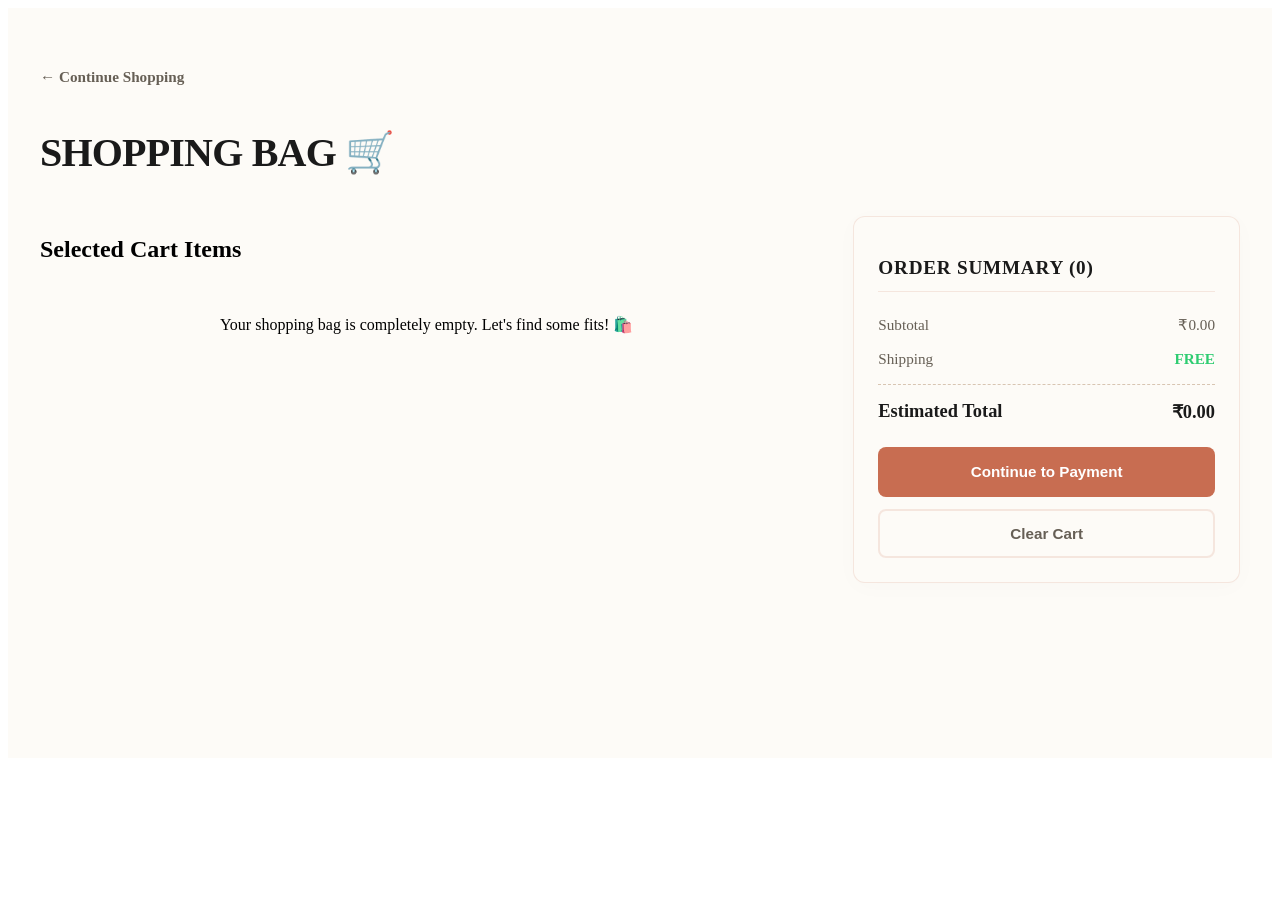
<file: cart.html>
<!DOCTYPE html>
<html lang="en">
<head>
    <meta charset="UTF-8">
    <meta name="viewport" content="width=device-width, initial-scale=1.0">
    <title>Cart</title>
</head>
<!-- Improved HTML -->
<main class="cart-page">
  <div class="cart-page__container">
    <a href="shop.html" class="cart-page__back-btn">&larr; Continue Shopping</a>

    <h1 class="cart-page__title">Shopping Bag 🛒</h1>
    
    <div class="cart-layout">
      <!-- Main Items Content Area -->
      <section class="cart-layout__main" aria-labelledby="items-heading">
        <h2 class="visually-hidden" id="items-heading">Selected Cart Items</h2>
        <ul class="cart-items-list" id="cart-items-list">
          <!-- JavaScript will dynamically inject items with thumbnails here -->
          <!-- Sample dynamic injection template shown below for architectural reference: -->
          <!-- 
          <li class="cart-item">
            <img src="img1.jpg" alt="Product Name" class="cart-item__thumb">
            <div class="cart-item__details">
              <h3 class="cart-item__name">Twinning Couple Matching Outfit</h3>
              <p class="cart-item__price">₹2,198</p>
            </div>
            <div class="cart-item__qty-control">
              <span class="cart-item__qty">Qty: 1</span>
            </div>
            <button class="cart-item__remove-btn" aria-label="Remove item">&times;</button>
          </li>
          -->
        </ul>
      </section>

      <!-- Sidebar Summary Panel Panel -->
      <aside class="cart-panel" aria-labelledby="summary-heading">
        <h2 class="cart-panel__title" id="summary-heading">
          Order Summary (<span id="cart-count">0</span>)
        </h2>
        
        <div class="cart-panel__totals">
          <div class="cart-panel__row">
            <span>Subtotal</span>
            <span>₹<span id="cart-total-price">0.00</span></span>
          </div>
          <div class="cart-panel__row">
            <span>Shipping</span>
            <span class="cart-panel__free-tag">FREE</span>
          </div>
          <div class="cart-panel__row cart-panel__row--total">
            <strong>Estimated Total</strong>
            <strong>₹<span id="cart-total-price-final">0.00</span></strong>
          </div>
        </div>

        <div class="cart-panel__actions">
            <a href="thankyou.html">
          <button class="btn btn--primary" id="checkout-btn">Continue to Payment</button></a>
          <button class="btn btn--secondary" id="clear-cart-btn">Clear Cart</button>
        </div>
      </aside>
    </div>
  </div>
</main>
</html>
<style>
    /* Corrected CSS (Modern, Clean & Aesthetic) */

/* Structural Layout Main Wrapper */
.cart-page {
  background-color: var(--clr-bg, #FDFBF7);
  padding: calc(var(--space-xl, 2.5rem) * 1.5) var(--space-lg, 1.5rem);
  min-height: 70vh;
}

.cart-page__container {
  max-width: var(--max-width, 1200px);
  margin: 0 auto;
}
/* Corrected CSS (Modern & Clean) */

.cart-page__back-btn {
  display: inline-flex;
  align-items: center;
  gap: var(--space-xs, 0.5rem);
  color: var(--clr-text-muted, #665F55);
  text-decoration: none;
  font-size: 0.95rem;
  font-weight: 600;
  margin-bottom: var(--space-md, 1rem);
  transition: color var(--transition-fast, 0.2s ease), 
              transform var(--transition-fast, 0.2s ease);
}

.cart-page__back-btn:hover {
  color: var(--clr-accent, #C86D51); /* Highlights seamlessly with your terracotta tint */
  transform: translateX(-4px); /* Sleek micor-interaction animation nudging left */
}

.cart-page__title {
  font-size: clamp(1.75rem, 4vw, 2.5rem);
  font-weight: 800;
  text-transform: uppercase;
  letter-spacing: -0.02em;
  margin-bottom: var(--space-xl, 2.5rem);
  color: var(--clr-text, #1A1A1A);
}

/* Master Asymmetric Layout Columns Grid */
.cart-layout {
  display: flex;
  flex-direction: column;
  gap: var(--space-xl, 2.5rem);
}

/* Main Items Container Column */
.cart-layout__main {
  flex-grow: 1;
}

/* Base Shopping List Container Component */
.cart-items-list {
  list-style: none;
  padding: 0;
  margin: 0;
  display: flex;
  flex-direction: column;
  gap: var(--space-md, 1rem);
}

/* Individual Dynamic Cart Item Node */
.cart-item {
  display: flex;
  align-items: center;
  gap: var(--space-md, 1rem);
  background-color: var(--clr-bg, #FDFBF7);
  border: 1px solid var(--clr-border, rgba(200, 109, 81, 0.15));
  border-radius: var(--radius-md, 12px);
  padding: var(--space-md, 1rem);
  position: relative;
}

.cart-item__thumb {
  width: 80px;
  height: 80px;
  object-fit: cover;
  border-radius: 8px;
  background-color: var(--clr-surface, #D8C5B2);
}

.cart-item__details {
  display: flex;
  flex-direction: column;
  gap: 4px;
  flex-grow: 1;
}

.cart-item__name {
  font-size: 0.95rem;
  font-weight: 600;
  color: var(--clr-text, #1A1A1A);
  margin: 0;
}

.cart-item__price {
  font-size: 1rem;
  font-weight: 700;
  color: var(--clr-accent, #C86D51);
}

.cart-item__remove-btn {
  position: absolute;
  top: var(--space-sm, 0.75rem);
  right: var(--space-sm, 0.75rem);
  background: none;
  border: none;
  font-size: 1.25rem;
  color: var(--clr-text-muted, #665F55);
  cursor: pointer;
  transition: color 0.2s ease;
}

.cart-item__remove-btn:hover {
  color: var(--clr-accent, #C86D51);
}

/* Sidebar Checkout Summary Card */
.cart-panel {
  background-color: var(--clr-bg, #FDFBF7);
  border: 1px solid var(--clr-border, rgba(200, 109, 81, 0.15));
  border-radius: var(--radius-md, 12px);
  padding: var(--space-lg, 1.5rem);
  box-shadow: 0 4px 24px rgba(26, 26, 26, 0.02);
  height: fit-content;
}

.cart-panel__title {
  font-size: 1.2rem;
  font-weight: 700;
  text-transform: uppercase;
  letter-spacing: 0.04em;
  color: var(--clr-text, #1A1A1A);
  margin-bottom: var(--space-lg, 1.5rem);
  border-bottom: 1px solid var(--clr-border, rgba(200, 109, 81, 0.15));
  padding-bottom: var(--space-sm, 0.75rem);
}

/* Totals Presentation Rows Block */
.cart-panel__totals {
  display: flex;
  flex-direction: column;
  gap: var(--space-md, 1rem);
  margin-bottom: var(--space-lg, 1.5rem);
}

.cart-panel__row {
  display: flex;
  justify-content: space-between;
  font-size: 0.95rem;
  color: var(--clr-text-muted, #665F55);
}

.cart-panel__free-tag {
  color: #2ecc71; /* Accent green for promotional visual targets */
  font-weight: 600;
}

.cart-panel__row--total {
  border-top: 1px dashed var(--clr-surface, #D8C5B2);
  padding-top: var(--space-md, 1rem);
  font-size: 1.15rem;
  color: var(--clr-text, #1A1A1A);
}

/* Actions Button Stack layout wrapper */
.cart-panel__actions {
  display: flex;
  flex-direction: column;
  gap: var(--space-sm, 0.75rem);
}

/* Multi-use Button Classes Sync Hook */
.btn {
  width: 100%;
  padding: 0.9rem;
  font-size: 0.95rem;
  font-weight: 700;
  border-radius: 8px;
  cursor: pointer;
  transition: all 0.2s ease;
  border: 2px solid transparent;
}

.btn--primary {
  background-color: var(--clr-accent, #C86D51);
  color: #ffffff;
}

.btn--primary:hover {
  background-color: var(--clr-text, #1A1A1A);
  transform: translateY(-2px);
}

.btn--secondary {
  background-color: transparent;
  border-color: var(--clr-border, rgba(200, 109, 81, 0.15));
  color: var(--clr-text-muted, #665F55);
}

.btn--secondary:hover {
  background-color: rgba(200, 109, 81, 0.05);
  color: var(--clr-accent, #C86D51);
}

/* Responsive Structural Upgrade Breaks */
@media (min-width: 992px) {
  .cart-layout {
    display: grid;
    /* 2/3 space given to products list, 1/3 given to checkout panel */
    grid-template-columns: 2fr 1fr;
    align-items: start;
    gap: var(--space-xl, 2.5rem);
  }
}

</style>
<script>
    /* ==========================================================================
   CART RENDER & CALCULATION ENGINE (For cart.html)
   ========================================================================== */

document.addEventListener('DOMContentLoaded', () => {
  renderCart();
});

function renderCart() {
  const cartItemsList = document.getElementById('cart-items-list');
  const cartCount = document.getElementById('cart-count');
  const cartTotalPrice = document.getElementById('cart-total-price');
  const cartTotalPriceFinal = document.getElementById('cart-total-price-final');
  const clearCartBtn = document.getElementById('clear-cart-btn');

  // Guard clause to safely stop if elements don't exist on current sub-page
  if (!cartItemsList) return;

  // 1. Fetch persistent items saved in localStorage
  let cartStorage = JSON.parse(localStorage.getItem('ecommerce_cart')) || [];

  // Clear existing static placeholder list structure completely before rewriting
  cartItemsList.innerHTML = '';

  // 2. Handle absolute empty cart view templates
  if (cartStorage.length === 0) {
    cartItemsList.innerHTML = `
      <li class="cart-item-empty" style="text-align: center; padding: 2rem; color: var(--clr-text-muted); list-style: none;">
        Your shopping bag is completely empty. Let's find some fits! 🛍️
      </li>
    `;
    if (cartCount) cartCount.textContent = '0';
    if (cartTotalPrice) cartTotalPrice.textContent = '0.00';
    if (cartTotalPriceFinal) cartTotalPriceFinal.textContent = '0.00';
    return;
  }

  let calculatedRunningTotal = 0;
  let calculatedTotalItemsCount = 0;

  // 3. Loop through saved items and build layout nodes dynamically
  cartStorage.forEach((item, index) => {
    const itemRow = document.createElement('li');
    itemRow.className = 'cart-item';
    
    // Exact mapping matches data model template keys
    itemRow.innerHTML = `
      <img src="${item.img}" alt="${item.name}" class="cart-item__thumb">
      <div class="cart-item__details">
        <h3 class="cart-item__name">${item.name}</h3>
        <p class="cart-item__price">₹${item.price.toLocaleString('en-IN')}</p>
      </div>
      <div class="cart-item__qty-control" style="font-size: 0.9rem; color: var(--clr-text-muted);">
        <span>Qty: ${item.quantity}</span>
      </div>
      <button class="cart-item__remove-btn" data-index="${index}" aria-label="Delete item">&times;</button>
    `;

    cartItemsList.appendChild(itemRow);

    // Dynamic aggregations math calculation tracking
    calculatedRunningTotal += item.price * item.quantity;
    calculatedTotalItemsCount += item.quantity;
  });

  // 4. Update pricing labels instantly across sidebar panels
  if (cartCount) cartCount.textContent = calculatedTotalItemsCount;
  if (cartTotalPrice) cartTotalPrice.textContent = calculatedRunningTotal.toLocaleString('en-IN') + '.00';
  if (cartTotalPriceFinal) cartTotalPriceFinal.textContent = calculatedRunningTotal.toLocaleString('en-IN') + '.00';

  // 5. Wire up Item Deletion hooks securely
  initDeletionListeners(cartItemsList);
  
  // 6. Wire up global full state clearance triggers
  if (clearCartBtn) {
    // Overwrite listener execution cleanly to avoid multi-bind bugs
    clearCartBtn.onclick = () => {
      localStorage.removeItem('ecommerce_cart');
      renderCart(); // Recursive re-render sync
    };
  }
}

/* ==========================================================================
   INTERACTIVE SEPARATE DELETION LOGIC MODULE
   ========================================================================== */
function initDeletionListeners(parentListContainer) {
  // Clear any pre-existing listener bonds to ensure clean execution paths
  parentListContainer.onclick = (event) => {
    const deleteBtn = event.target.closest('.cart-item__remove-btn');
    if (!deleteBtn) return;

    // Pull targeted array entry pointer index directly from dataset hook
    const targetedIndex = parseInt(deleteBtn.dataset.index, 10);
    
    let cartStorage = JSON.parse(localStorage.getItem('ecommerce_cart')) || [];
    
    // Use standard splice framework array mutation rule to delete specific index item
    cartStorage.splice(targetedIndex, 1);
    
    // Push mutation state back down into permanent data layout core
    localStorage.setItem('ecommerce_cart', JSON.stringify(cartStorage));
    
    // Instantly refresh layout elements visually
    renderCart();
  };
}

</script>
</file>
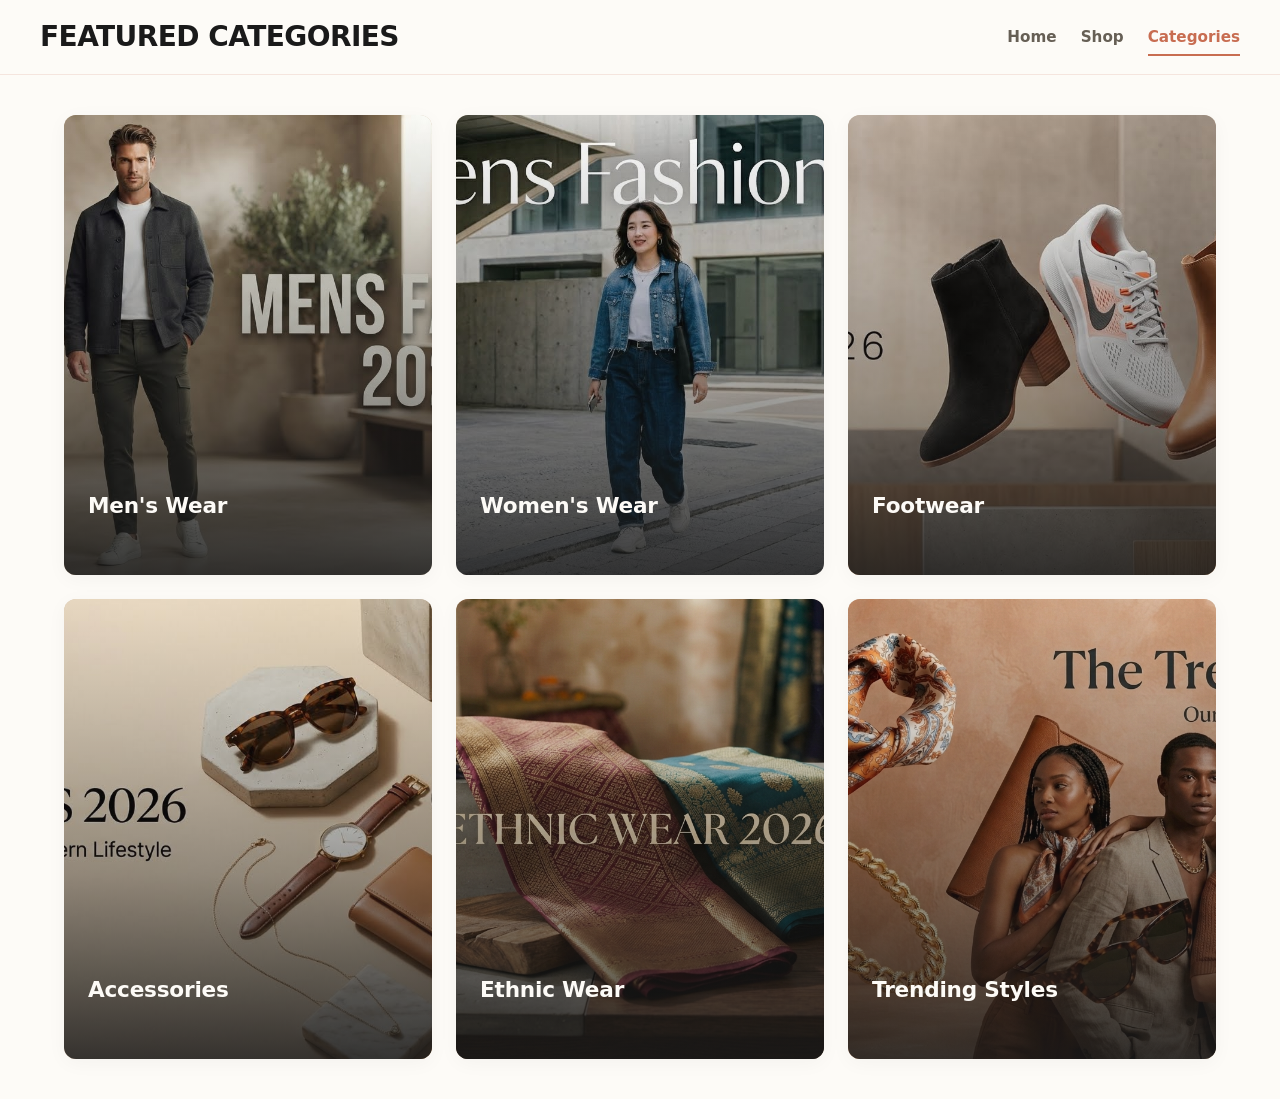
<file: cat.html>
<!DOCTYPE html>
<html lang="en">
<head>
    <meta charset="UTF-8">
    <meta name="viewport" content="width=device-width, initial-scale=1.0">
    <title>Categories</title>
</head>
<body>
<!-- Improved HTML -->
<header class="main-header">
  <div class="main-header__container">
    <!-- Fixed the spelling typo from 'Featuref' to 'Featured' -->
    <h1 class="main-header__title">Featured Categories</h1>
    
    <nav class="main-header__nav" aria-label="Categories Sub-navigation">
      <a href="index.html" class="main-header__link">Home</a>
      <a href="shop.html" class="main-header__link">Shop</a>
      <a href="cat.html" class="main-header__link main-header__link--active">Categories</a>
    </nav>
  </div>
</header>
<!-- Improved HTML -->
<section class="category-showcase" aria-label="Product Categories Showcase">
  <div class="category-showcase__grid">
    
    <!-- Category Card 1: Men's Wear -->
    <article class="category-tile">
      <a href="men.html" class="category-tile__link">
        <div class="category-tile__image-container">
          <img src="mens.jpg" alt="Men's fashion capsule collection" class="category-tile__img" loading="lazy">
        </div>
        <div class="category-tile__overlay">
          <span class="category-tile__name">Men's Wear</span>
          <span class="category-tile__cta">Explore Collection &rarr;</span>
        </div>
      </a>
    </article>

    <!-- Category Card 2: Women's Wear -->
    <article class="category-tile">
      <a href="women.html" class="category-tile__link">
        <div class="category-tile__image-container">
          <img src="womens.jpg" alt="Women's modern curation and editorial looks" class="category-tile__img" loading="lazy">
        </div>
        <div class="category-tile__overlay">
          <span class="category-tile__name">Women's Wear</span>
          <span class="category-tile__cta">Explore Collection &rarr;</span>
        </div>
      </a>
    </article>

    <!-- Category Card 3: Footwear -->
    <article class="category-tile">
      <a href="foot.html" class="category-tile__link">
        <div class="category-tile__image-container">
          <img src="footwear.jpg" alt="Trending sneakers and classic footwear silhouettes" class="category-tile__img" loading="lazy">
        </div>
        <div class="category-tile__overlay">
          <span class="category-tile__name">Footwear</span>
          <span class="category-tile__cta">Explore Collection &rarr;</span>
        </div>
      </a>
    </article>

    <!-- Category Card 4: Accessories -->
    <article class="category-tile">
      <a href="acc.html" class="category-tile__link">
        <div class="category-tile__image-container">
          <img src="accs.jpg" alt="Minimalist jewelry and accessories" class="category-tile__img" loading="lazy">
        </div>
        <div class="category-tile__overlay">
          <span class="category-tile__name">Accessories</span>
          <span class="category-tile__cta">Explore Collection &rarr;</span>
        </div>
      </a>
    </article>

    <!-- Category Card 5: Ethnic Wear -->
    <article class="category-tile">
      <a href="ethnic.html" class="category-tile__link">
        <div class="category-tile__image-container">
          <img src="nic.png" alt="Contemporary traditional clothing lines" class="category-tile__img" loading="lazy">
        </div>
        <div class="category-tile__overlay">
          <span class="category-tile__name">Ethnic Wear</span>
          <span class="category-tile__cta">Explore Collection &rarr;</span>
        </div>
      </a>
    </article>

    <!-- Category Card 6: Trending Styles -->
    <article class="category-tile">
      <a href="trend.html" class="category-tile__link">
        <div class="category-tile__image-container">
          <img src="rr.png" alt="Viral aesthetic seasonal trends" class="category-tile__img" loading="lazy">
        </div>
        <div class="category-tile__overlay">
          <span class="category-tile__name">Trending Styles</span>
          <span class="category-tile__cta">Explore Collection &rarr;</span>
        </div>
      </a>
    </article>

  </div>
</section>
</body>
</html>
<style>
    /* Corrected CSS (Clean, Consistent & Scalable) */

/* Design Tokens - Inherited seamlessly from your core site style */
:root {
  /* Brand Palette */
  --clr-bg: #FDFBF7;         /* Earthy off-white base */
  --clr-surface: #D8C5B2;    /* Warm sand neutral */
  --clr-accent: #C86D51;     /* Terracotta signature accent */
  --clr-text: #1A1A1A;       /* Deep high-contrast charcoal */
  --clr-text-muted: #665F55; /* Muted slate gray */
  --clr-border: rgba(200, 109, 81, 0.15);

  /* Spacing System */
  --space-xs: 0.5rem;
  --space-sm: 0.75rem;
  --space-md: 1rem;
  --space-lg: 1.5rem;
  --space-xl: 2.5rem;

  /* Layout Constants */
  --radius-md: 12px;
  --radius-full: 9999px;
  --max-width: 1200px;
  --transition-fast: 0.25s cubic-bezier(0.25, 1, 0.5, 1);
}

/* Global Reset Baseline */
* {
  box-sizing: border-box;
  margin: 0;
  padding: 0;
}

body {
  font-family: system-ui, -apple-system, BlinkMacSystemFont, 'Segoe UI', Roboto, sans-serif;
  background-color: var(--clr-bg);
  color: var(--clr-text);
  line-height: 1.5;
}

/* Header Component */
.main-header {
  position: sticky;
  top: 0;
  z-index: 100;
  background-color: rgba(253, 251, 247, 0.85); /* Semi-transparent background matching your home layout */
  backdrop-filter: blur(12px);
  -webkit-backdrop-filter: blur(12px);
  border-bottom: 1px solid var(--clr-border);
  padding: var(--space-md) var(--space-lg);
}

.main-header__container {
  display: flex;
  align-items: center;
  justify-content: space-between;
  max-width: var(--max-width);
  margin: 0 auto;
}

.main-header__title {
  font-size: clamp(1.25rem, 4vw, 1.75rem);
  font-weight: 800;
  letter-spacing: -0.02em;
  text-transform: uppercase;
  color: var(--clr-text);
}

/* Header Sub-Navigation System */
.main-header__nav {
  display: flex;
  align-items: center;
  gap: var(--space-lg);
}

.main-header__link {
  color: var(--clr-text-muted);
  text-decoration: none;
  font-weight: 600;
  font-size: 0.95rem;
  padding: var(--space-xs) 0;
  transition: color var(--transition-fast);
  position: relative;
}

.main-header__link:hover,
.main-header__link--active {
  color: var(--clr-accent);
}

/* Minimalist interactive underline indicator */
.main-header__link::after {
  content: '';
  position: absolute;
  bottom: 0;
  left: 0;
  width: 100%;
  height: 2px;
  background-color: var(--clr-accent);
  transform: scaleX(0);
  transition: transform var(--transition-fast);
  transform-origin: right;
}

.main-header__link:hover::after,
.main-header__link--active::after {
  transform: scaleX(1);
  transform-origin: left;
}

/* Responsive Scaling Overrides for Mobile Viewports */
@media (max-width: 576px) {
  .main-header__container {
    flex-direction: column;
    gap: var(--space-sm);
    text-align: center;
  }
  
  .main-header__nav {
    gap: var(--space-md);
  }
}
/* Corrected CSS (Modern, Clean & Gen-Z Friendly) */

/* Layout Wrapper */
.category-showcase {
  max-width: var(--max-width, 1200px);
  margin: 0 auto;
  padding: var(--space-xl, 2.5rem) var(--space-lg, 1.5rem);
}

/* Premium Dynamic Grid Layout */
.category-showcase__grid {
  display: grid;
  grid-template-columns: repeat(auto-fit, minmax(280px, 1fr));
  gap: var(--space-lg, 1.5rem);
}

/* On wider screens, create a high-fashion editorial balance */
@media (min-width: 992px) {
  .category-showcase__grid {
    grid-template-columns: repeat(3, 1fr);
  }
}

/* Individual Category Tile Module */
.category-tile {
  position: relative;
  border-radius: var(--radius-md, 12px);
  overflow: hidden;
  background-color: var(--clr-surface, #D8C5B2);
  /* Uses explicit vertical aspect ratio for high-end look */
  aspect-ratio: 4 / 5;
  box-shadow: 0 4px 20px rgba(26, 26, 26, 0.04);
  transition: transform 0.4s cubic-bezier(0.16, 1, 0.3, 1),
              box-shadow 0.4s cubic-bezier(0.16, 1, 0.3, 1);
}

.category-tile__link {
  display: block;
  width: 100%;
  height: 100%;
  text-decoration: none;
}

/* Image Wrapper Compartment */
.category-tile__image-container {
  width: 100%;
  height: 100%;
  overflow: hidden;
}

.category-tile__img {
  width: 100%;
  height: 100%;
  object-fit: cover;
  /* Smooth scaling curve transition */
  transition: transform 0.6s cubic-bezier(0.16, 1, 0.3, 1);
}

/* Integrated Text Overlay Mesh */
.category-tile__overlay {
  position: absolute;
  inset: 0;
  display: flex;
  flex-direction: column;
  justify-content: flex-end;
  padding: var(--space-lg, 1.5rem);
  /* Smooth dark gradient fade to optimize legibility */
  background: linear-gradient(
    to top,
    rgba(26, 26, 26, 0.85) 0%,
    rgba(26, 26, 26, 0.4) 40%,
    rgba(26, 26, 26, 0) 100%
  );
  z-index: 2;
}

/* Typography elements */
.category-tile__name {
  color: var(--clr-bg, #FDFBF7);
  font-size: 1.35rem;
  font-weight: 700;
  letter-spacing: -0.01em;
  margin-bottom: var(--space-xs, 0.5rem);
}

.category-tile__cta {
  color: var(--clr-surface, #D8C5B2);
  font-size: 0.85rem;
  font-weight: 600;
  text-transform: uppercase;
  letter-spacing: 0.05em;
  /* Animates upward on interactive hover */
  transform: translateY(4px);
  opacity: 0;
  transition: transform 0.3s cubic-bezier(0.16, 1, 0.3, 1),
              opacity 0.3s cubic-bezier(0.16, 1, 0.3, 1);
}

/* High-Quality Interaction States (Hover Rules) */
.category-tile:hover {
  transform: translateY(-6px);
  box-shadow: 0 20px 32px rgba(200, 109, 81, 0.15);
}

.category-tile:hover .category-tile__img {
  transform: scale(1.06);
}

.category-tile:hover .category-tile__cta {
  transform: translateY(0);
  opacity: 1;
}

/* Ensure mobile layouts display the CTA permanently */
@media (hover: none) {
  .category-tile__cta {
    transform: translateY(0);
    opacity: 1;
  }
}

</style>
</file>
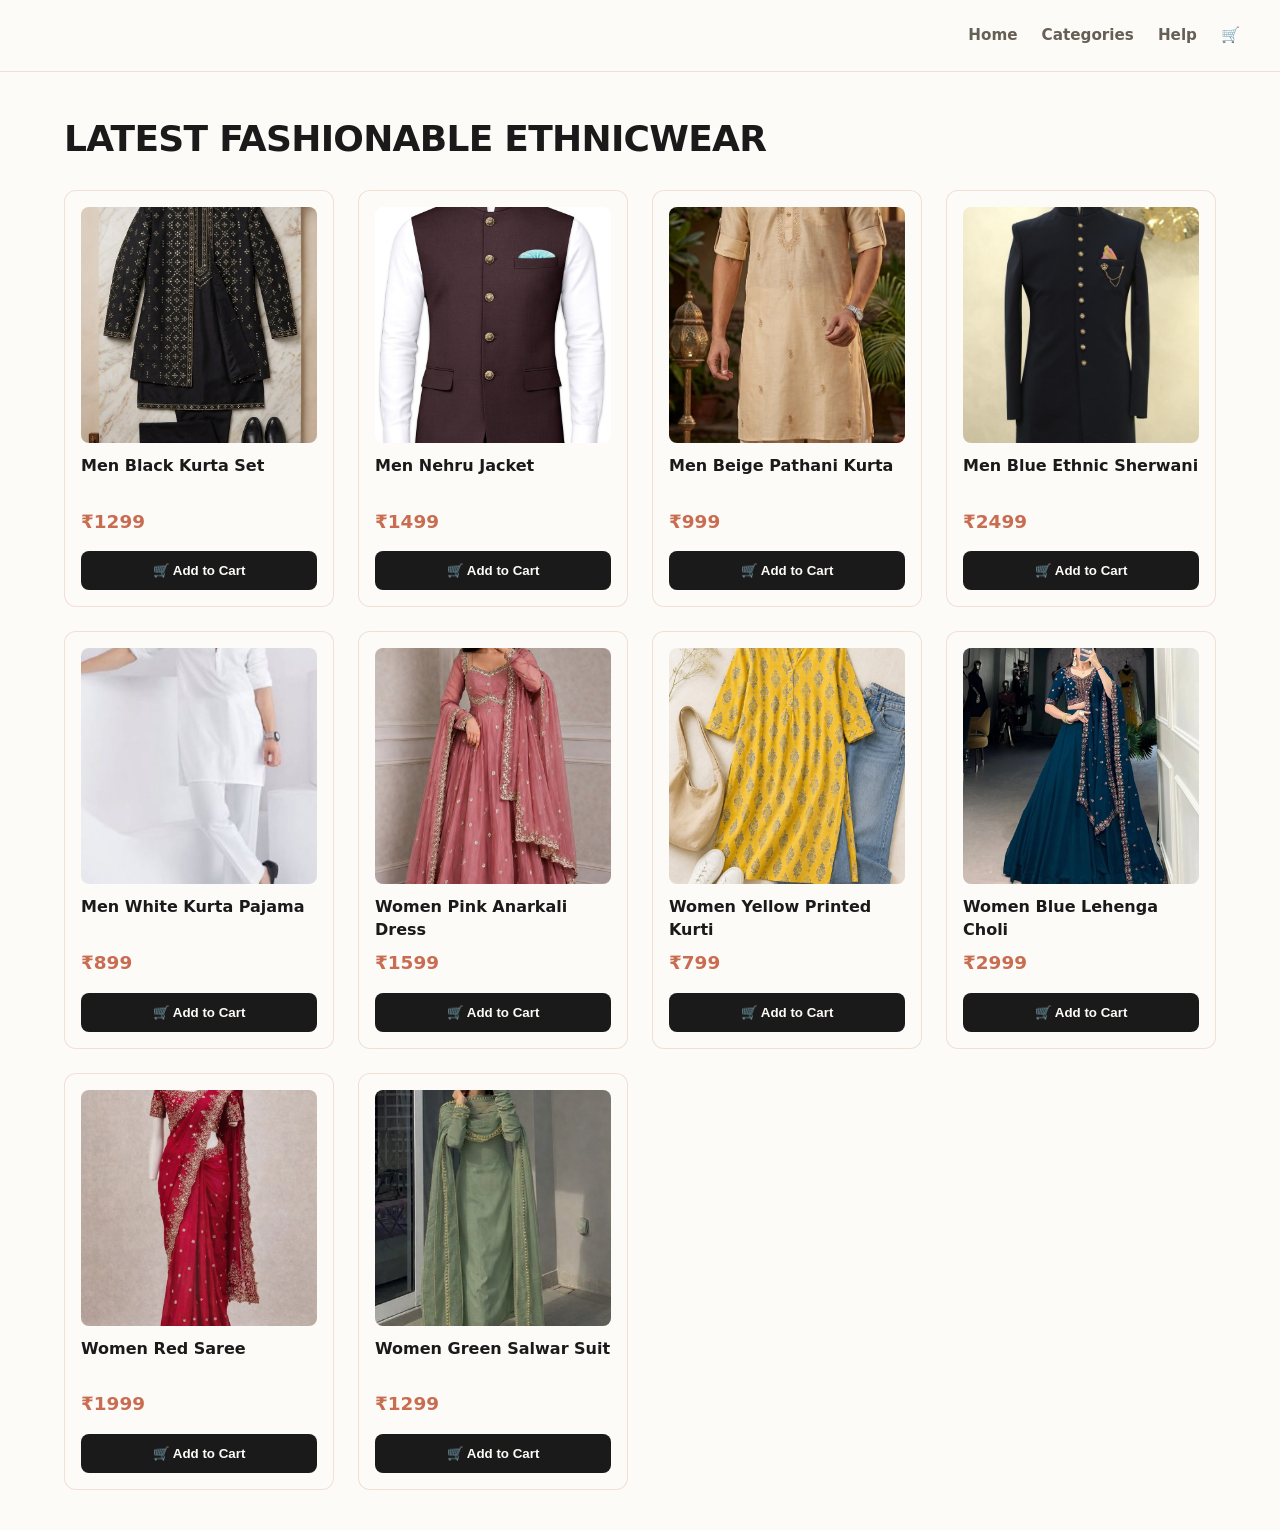
<file: ethnic.html>
<!DOCTYPE html>
<html lang="en">
<head>
    <meta charset="UTF-8">
    <meta name="viewport" content="width=device-width, initial-scale=1.0">
    <title>ethnic</title>
</head>
<body>
<header class="main-header">
  <div class="main-header__container">
    <nav class="main-header__nav" aria-label="Accessories Sub-navigation">
      <a href="index.html" class="main-header__link">Home</a>
      <a href="cat.html" class="main-header__link">Categories</a>
      <a href="help.html" class="main-header__link">Help</a>
      <a href="cart.html" class="main-header__link" aria-label="View Shopping Cart">🛒</a>
    </nav>
  </div>
</header>

<main>
  <h2 class="collection-title">Latest Fashionable ethnicwear</h2>
  
  <!-- Target container updated with a clean layout class ready for JavaScript rendering -->
  <div class="products-grid" id="products"></div>
</main>
    
</body>
</html>
<style>
/* Corrected CSS (Modern, Clean & Aesthetic) */

/* Design Tokens - Styled via your preferred palette */
:root {
  /* Brand Colors */
  --clr-bg: #FDFBF7;         /* Earthy off-white base */
  --clr-surface: #D8C5B2;    /* Warm neutral sand tone */
  --clr-accent: #C86D51;     /* Terracotta statement tint */
  --clr-text: #1A1A1A;       /* High-contrast charcoal */
  --clr-text-muted: #665F55; /* Soft earth gray */
  --clr-border: rgba(200, 109, 81, 0.2); /* Soft terracotta wash */

  /* Spacing System */
  --space-xs: 0.5rem;
  --space-sm: 0.75rem;
  --space-md: 1rem;
  --space-lg: 1.5rem;
  --space-xl: 2.5rem;

  /* Layout Constants */
  --radius-md: 12px;
  --radius-full: 9999px;
  --max-width: 1200px;
  --transition-fast: 0.2s ease;
}

/* Global Reset Baseline */
* {
  box-sizing: border-box;
  margin: 0;
  padding: 0;
}

body {
  font-family: system-ui, -apple-system, BlinkMacSystemFont, 'Segoe UI', Roboto, sans-serif;
  background-color: var(--clr-bg);
  color: var(--clr-text);
  line-height: 1.5;
}

/* Header Navigation Component */
.main-header {
  position: sticky;
  top: 0;
  z-index: 100;
  background-color: rgba(253, 251, 247, 0.85); /* Blurred glass overlay layout */
  backdrop-filter: blur(12px);
  -webkit-backdrop-filter: blur(12px);
  border-bottom: 1px solid var(--clr-border);
  padding: var(--space-md) var(--space-lg);
}

.main-header__container {
  display: flex;
  align-items: center;
  justify-content: flex-end; /* Pushes the menu links cleanly to the right */
  max-width: var(--max-width);
  margin: 0 auto;
}

.main-header__nav {
  display: flex;
  align-items: center;
  gap: var(--space-lg);
}

.main-header__link {
  color: var(--clr-text-muted);
  text-decoration: none;
  font-weight: 600;
  font-size: 0.95rem;
  padding: var(--space-xs) 0;
  transition: color var(--transition-fast);
  position: relative;
}

.main-header__link:hover {
  color: var(--clr-accent);
}

/* Minimal interactive Gen-Z indicator underline loop */
.main-header__link::after {
  content: '';
  position: absolute;
  bottom: 0;
  left: 0;
  width: 100%;
  height: 2px;
  background-color: var(--clr-accent);
  transform: scaleX(0);
  transition: transform var(--transition-fast);
  transform-origin: right;
}

.main-header__link:hover::after {
  transform: scaleX(1);
  transform-origin: left;
}

/* Main Collection Content Section Title */
.collection-title {
  max-width: var(--max-width);
  margin: var(--space-xl) auto var(--space-lg);
  padding: 0 var(--space-lg);
  font-size: clamp(1.5rem, 4vw, 2.25rem);
  font-weight: 800;
  text-transform: uppercase;
  letter-spacing: -0.02em;
  color: var(--clr-text);
  text-align: left;
}

/* Dynamic Products Target Grid Layer */
.products-grid {
  max-width: var(--max-width);
  margin: 0 auto;
  padding: 0 var(--space-lg) var(--space-xl);
  display: grid;
  grid-template-columns: repeat(auto-fill, minmax(240px, 1fr));
  gap: var(--space-lg);
}
    /* ADDED MISSING STYLES: Dynamic Product Card Styling */
    .card {
      background-color: var(--clr-bg);
      border: 1px solid var(--clr-border);
      border-radius: var(--radius-md);
      overflow: hidden;
      display: flex;
      flex-direction: column;
      padding: var(--space-md);
      transition: transform var(--transition-fast), box-shadow var(--transition-fast);
    }

    .card:hover {
      transform: translateY(-4px);
      box-shadow: 0 10px 20px rgba(200, 109, 81, 0.08);
    }

    .card img {
      width: 100%;
      aspect-ratio: 1 / 1;
      object-fit: cover;
      border-radius: calc(var(--radius-md) - 4px);
      background-color: var(--clr-surface);
      margin-bottom: var(--space-sm);
    }

    .card h3 {
      font-size: 1rem;
      font-weight: 600;
      color: var(--clr-text);
      margin-bottom: var(--space-xs);
      line-height: 1.4;
      display: -webkit-box;
      -webkit-line-clamp: 2;
      -webkit-box-orient: vertical;
      overflow: hidden;
      min-height: 2.8em; /* Keeps layout neat for short titles */
    }

    .card .price {
      font-size: 1.15rem;
      font-weight: 700;
      color: var(--clr-accent);
      margin-bottom: var(--space-md);
      margin-top: auto; /* Pushes price to the bottom uniformly */
    }

    .card .add-to-cart-btn {
      width: 100%;
      padding: 0.75rem;
      background-color: var(--clr-text);
      color: var(--clr-bg);
      border: none;
      border-radius: 8px;
      font-weight: 600;
      cursor: pointer;
      display: flex;
      align-items: center;
      justify-content: center;
      gap: var(--space-xs);
      transition: background-color var(--transition-fast);
    }

    .card .add-to-cart-btn:hover {
      background-color: var(--clr-accent);
    }


/* Responsive Scaling Overrides for Mobile Viewports */
@media (max-width: 576px) {
  .main-header__container {
    justify-content: center;
  }
  
  .main-header__nav {
    gap: var(--space-md);
  }
  
  .collection-title {
    text-align: center;
    margin-top: var(--space-lg);
  }
}
</style>
<script>
    const productsDiv = document.getElementById("products");
    fetch("products.json")
    .then(res => res.json())
    .then(data => {
        const ethnics = data.filter(p => p.category === "ethnic");

        ethnics.forEach(product => {
            const card = document.createElement("div");
            card.className ="card";

            card.innerHTML =`
            <img src="${product.image}">
            <h3>${product.title}</h3>
            <p class="price">₹${product.price}</p>
            <button class="add-to-cart-btn"
  data-id="${product.id}"
  data-name="${product.title}"
  data-price="${product.price}"
  data-img="${product.image}">
  🛒 Add to Cart
</button>        `;
        productsDiv.appendChild(card);
        });
    })
    .catch(error => {
        console.log("Error:",error);
    
    });
let cart = JSON.parse(localStorage.getItem("live_cart_with_img")) || [];

document.addEventListener("click", (event) => {
  if (event.target.classList.contains("add-to-cart-btn")) {

    const btn = event.target;

    const product = {
      id: btn.dataset.id,
      name: btn.dataset.name,
      price: Number(btn.dataset.price),
      img: btn.dataset.img,
      quantity: 1
    };

    addToCart(product);
  }
});

function addToCart(product) {
  let existing = cart.find(item => item.id === product.id);

  if (existing) {
    existing.quantity++;
  } else {
    cart.push(product);
  }

  localStorage.setItem("live_cart_with_img", JSON.stringify(cart));

  alert("Added to cart!");
}

    
</script>
</file>
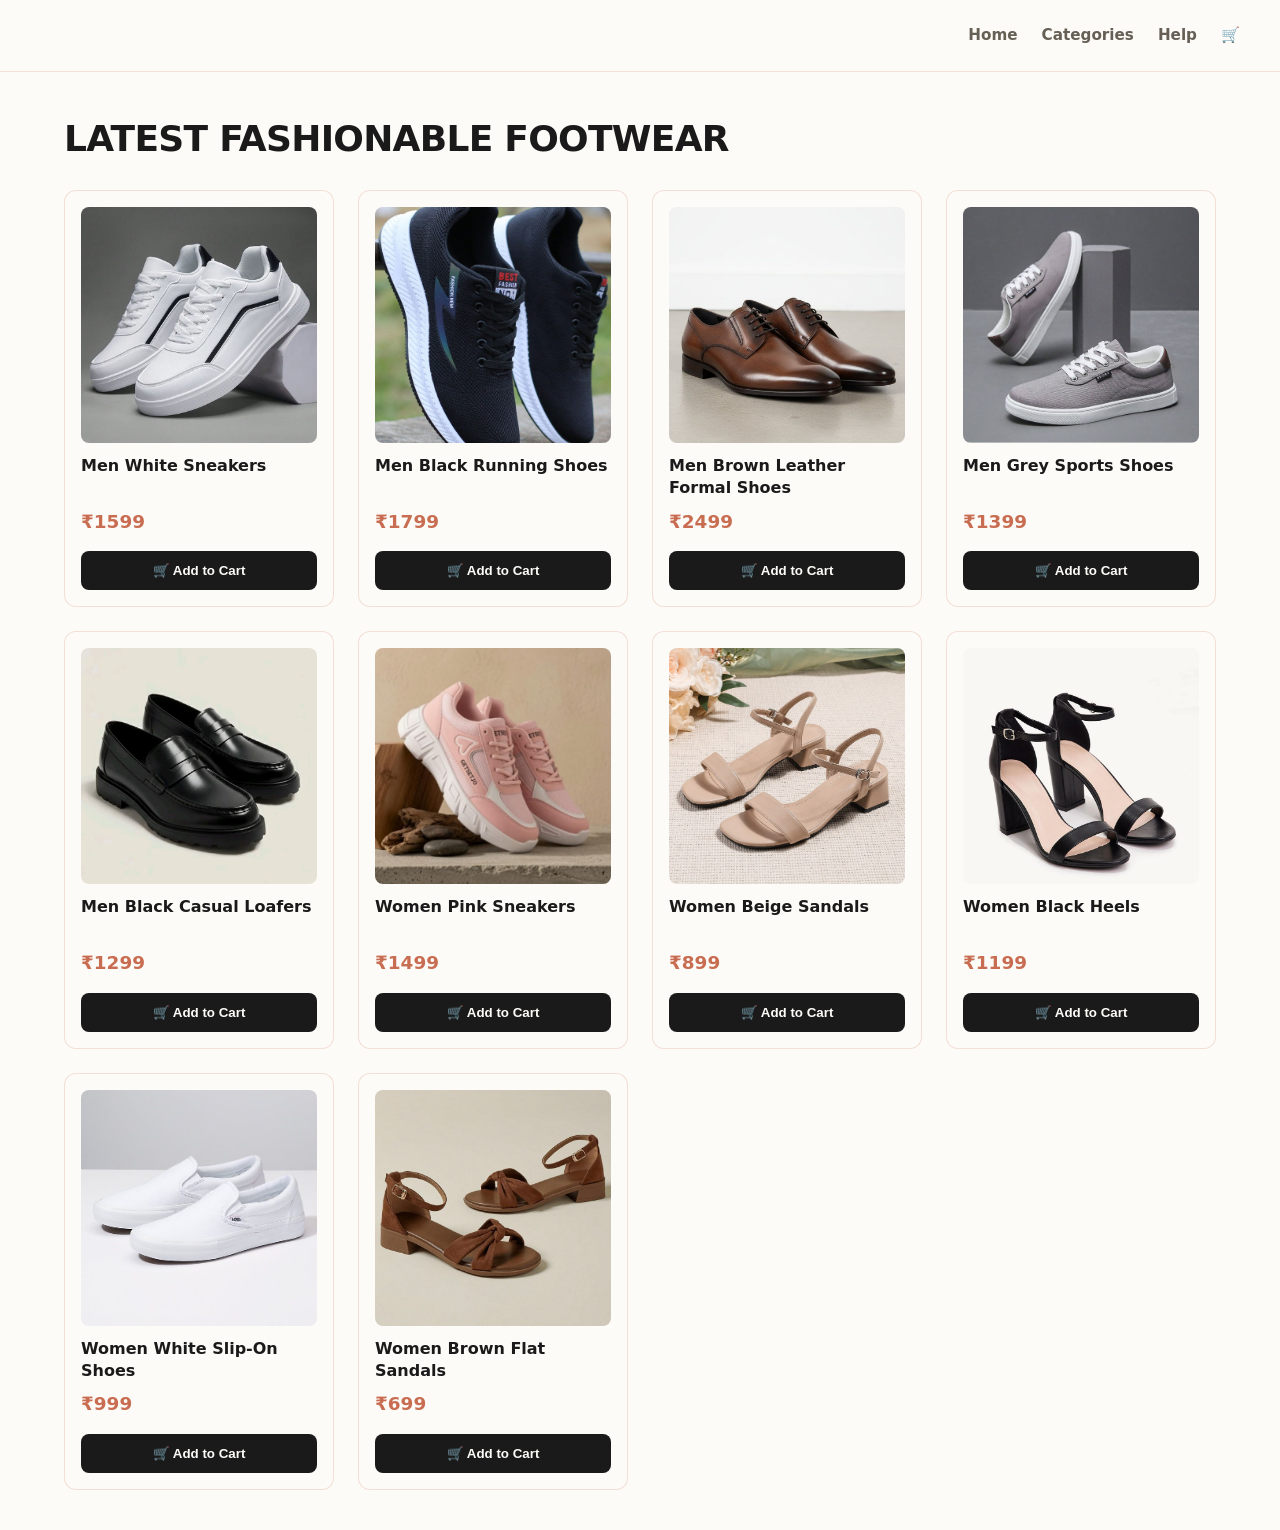
<file: foot.html>
<!DOCTYPE html>
<html lang="en">
<head>
    <meta charset="UTF-8">
    <meta name="viewport" content="width=device-width, initial-scale=1.0">
    <title>footwear</title>
</head>
<body>
<header class="main-header">
  <div class="main-header__container">
    <nav class="main-header__nav" aria-label="Accessories Sub-navigation">
      <a href="index.html" class="main-header__link">Home</a>
      <a href="cat.html" class="main-header__link">Categories</a>
      <a href="help.html" class="main-header__link">Help</a>
      <a href="cart.html" class="main-header__link" aria-label="View Shopping Cart">🛒</a>
    </nav>
  </div>
</header>

<main>
  <h2 class="collection-title">Latest Fashionable footwear</h2>
  
  <!-- Target container updated with a clean layout class ready for JavaScript rendering -->
  <div class="products-grid" id="products"></div>
</main>
    
</body>
</html>
<style>
/* Corrected CSS (Modern, Clean & Aesthetic) */

/* Design Tokens - Styled via your preferred palette */
:root {
  /* Brand Colors */
  --clr-bg: #FDFBF7;         /* Earthy off-white base */
  --clr-surface: #D8C5B2;    /* Warm neutral sand tone */
  --clr-accent: #C86D51;     /* Terracotta statement tint */
  --clr-text: #1A1A1A;       /* High-contrast charcoal */
  --clr-text-muted: #665F55; /* Soft earth gray */
  --clr-border: rgba(200, 109, 81, 0.2); /* Soft terracotta wash */

  /* Spacing System */
  --space-xs: 0.5rem;
  --space-sm: 0.75rem;
  --space-md: 1rem;
  --space-lg: 1.5rem;
  --space-xl: 2.5rem;

  /* Layout Constants */
  --radius-md: 12px;
  --radius-full: 9999px;
  --max-width: 1200px;
  --transition-fast: 0.2s ease;
}

/* Global Reset Baseline */
* {
  box-sizing: border-box;
  margin: 0;
  padding: 0;
}

body {
  font-family: system-ui, -apple-system, BlinkMacSystemFont, 'Segoe UI', Roboto, sans-serif;
  background-color: var(--clr-bg);
  color: var(--clr-text);
  line-height: 1.5;
}

/* Header Navigation Component */
.main-header {
  position: sticky;
  top: 0;
  z-index: 100;
  background-color: rgba(253, 251, 247, 0.85); /* Blurred glass overlay layout */
  backdrop-filter: blur(12px);
  -webkit-backdrop-filter: blur(12px);
  border-bottom: 1px solid var(--clr-border);
  padding: var(--space-md) var(--space-lg);
}

.main-header__container {
  display: flex;
  align-items: center;
  justify-content: flex-end; /* Pushes the menu links cleanly to the right */
  max-width: var(--max-width);
  margin: 0 auto;
}

.main-header__nav {
  display: flex;
  align-items: center;
  gap: var(--space-lg);
}

.main-header__link {
  color: var(--clr-text-muted);
  text-decoration: none;
  font-weight: 600;
  font-size: 0.95rem;
  padding: var(--space-xs) 0;
  transition: color var(--transition-fast);
  position: relative;
}

.main-header__link:hover {
  color: var(--clr-accent);
}

/* Minimal interactive Gen-Z indicator underline loop */
.main-header__link::after {
  content: '';
  position: absolute;
  bottom: 0;
  left: 0;
  width: 100%;
  height: 2px;
  background-color: var(--clr-accent);
  transform: scaleX(0);
  transition: transform var(--transition-fast);
  transform-origin: right;
}

.main-header__link:hover::after {
  transform: scaleX(1);
  transform-origin: left;
}

/* Main Collection Content Section Title */
.collection-title {
  max-width: var(--max-width);
  margin: var(--space-xl) auto var(--space-lg);
  padding: 0 var(--space-lg);
  font-size: clamp(1.5rem, 4vw, 2.25rem);
  font-weight: 800;
  text-transform: uppercase;
  letter-spacing: -0.02em;
  color: var(--clr-text);
  text-align: left;
}

/* Dynamic Products Target Grid Layer */
.products-grid {
  max-width: var(--max-width);
  margin: 0 auto;
  padding: 0 var(--space-lg) var(--space-xl);
  display: grid;
  grid-template-columns: repeat(auto-fill, minmax(240px, 1fr));
  gap: var(--space-lg);
}
    /* ADDED MISSING STYLES: Dynamic Product Card Styling */
    .card {
      background-color: var(--clr-bg);
      border: 1px solid var(--clr-border);
      border-radius: var(--radius-md);
      overflow: hidden;
      display: flex;
      flex-direction: column;
      padding: var(--space-md);
      transition: transform var(--transition-fast), box-shadow var(--transition-fast);
    }

    .card:hover {
      transform: translateY(-4px);
      box-shadow: 0 10px 20px rgba(200, 109, 81, 0.08);
    }

    .card img {
      width: 100%;
      aspect-ratio: 1 / 1;
      object-fit: cover;
      border-radius: calc(var(--radius-md) - 4px);
      background-color: var(--clr-surface);
      margin-bottom: var(--space-sm);
    }

    .card h3 {
      font-size: 1rem;
      font-weight: 600;
      color: var(--clr-text);
      margin-bottom: var(--space-xs);
      line-height: 1.4;
      display: -webkit-box;
      -webkit-line-clamp: 2;
      -webkit-box-orient: vertical;
      overflow: hidden;
      min-height: 2.8em; /* Keeps layout neat for short titles */
    }

    .card .price {
      font-size: 1.15rem;
      font-weight: 700;
      color: var(--clr-accent);
      margin-bottom: var(--space-md);
      margin-top: auto; /* Pushes price to the bottom uniformly */
    }

    .card .add-to-cart-btn {
      width: 100%;
      padding: 0.75rem;
      background-color: var(--clr-text);
      color: var(--clr-bg);
      border: none;
      border-radius: 8px;
      font-weight: 600;
      cursor: pointer;
      display: flex;
      align-items: center;
      justify-content: center;
      gap: var(--space-xs);
      transition: background-color var(--transition-fast);
    }

    .card .add-to-cart-btn:hover {
      background-color: var(--clr-accent);
    }


/* Responsive Scaling Overrides for Mobile Viewports */
@media (max-width: 576px) {
  .main-header__container {
    justify-content: center;
  }
  
  .main-header__nav {
    gap: var(--space-md);
  }
  
  .collection-title {
    text-align: center;
    margin-top: var(--space-lg);
  }
}
</style>
<script>
    const productsDiv = document.getElementById("products");
    fetch("products.json")
    .then(res => res.json())
    .then(data => {
        const footwears = data.filter(p => p.category === "footwear");

        footwears.forEach(product => {
            const card = document.createElement("div");
            card.className ="card";

            card.innerHTML =`
            <img src="${product.image}">
            <h3>${product.title}</h3>
            <p class="price">₹${product.price}</p>
            <button class="add-to-cart-btn"
  data-id="${product.id}"
  data-name="${product.title}"
  data-price="${product.price}"
  data-img="${product.image}">
  🛒 Add to Cart
</button>        `;
        productsDiv.appendChild(card);
        });
    })
    .catch(error => {
        console.log("Error:",error);
    
    });
let cart = JSON.parse(localStorage.getItem("live_cart_with_img")) || [];

document.addEventListener("click", (event) => {
  if (event.target.classList.contains("add-to-cart-btn")) {

    const btn = event.target;

    const product = {
      id: btn.dataset.id,
      name: btn.dataset.name,
      price: Number(btn.dataset.price),
      img: btn.dataset.img,
      quantity: 1
    };

    addToCart(product);
  }
});

function addToCart(product) {
  let existing = cart.find(item => item.id === product.id);

  if (existing) {
    existing.quantity++;
  } else {
    cart.push(product);
  }

  localStorage.setItem("live_cart_with_img", JSON.stringify(cart));

  alert("Added to cart!");
}

    
</script>
</file>
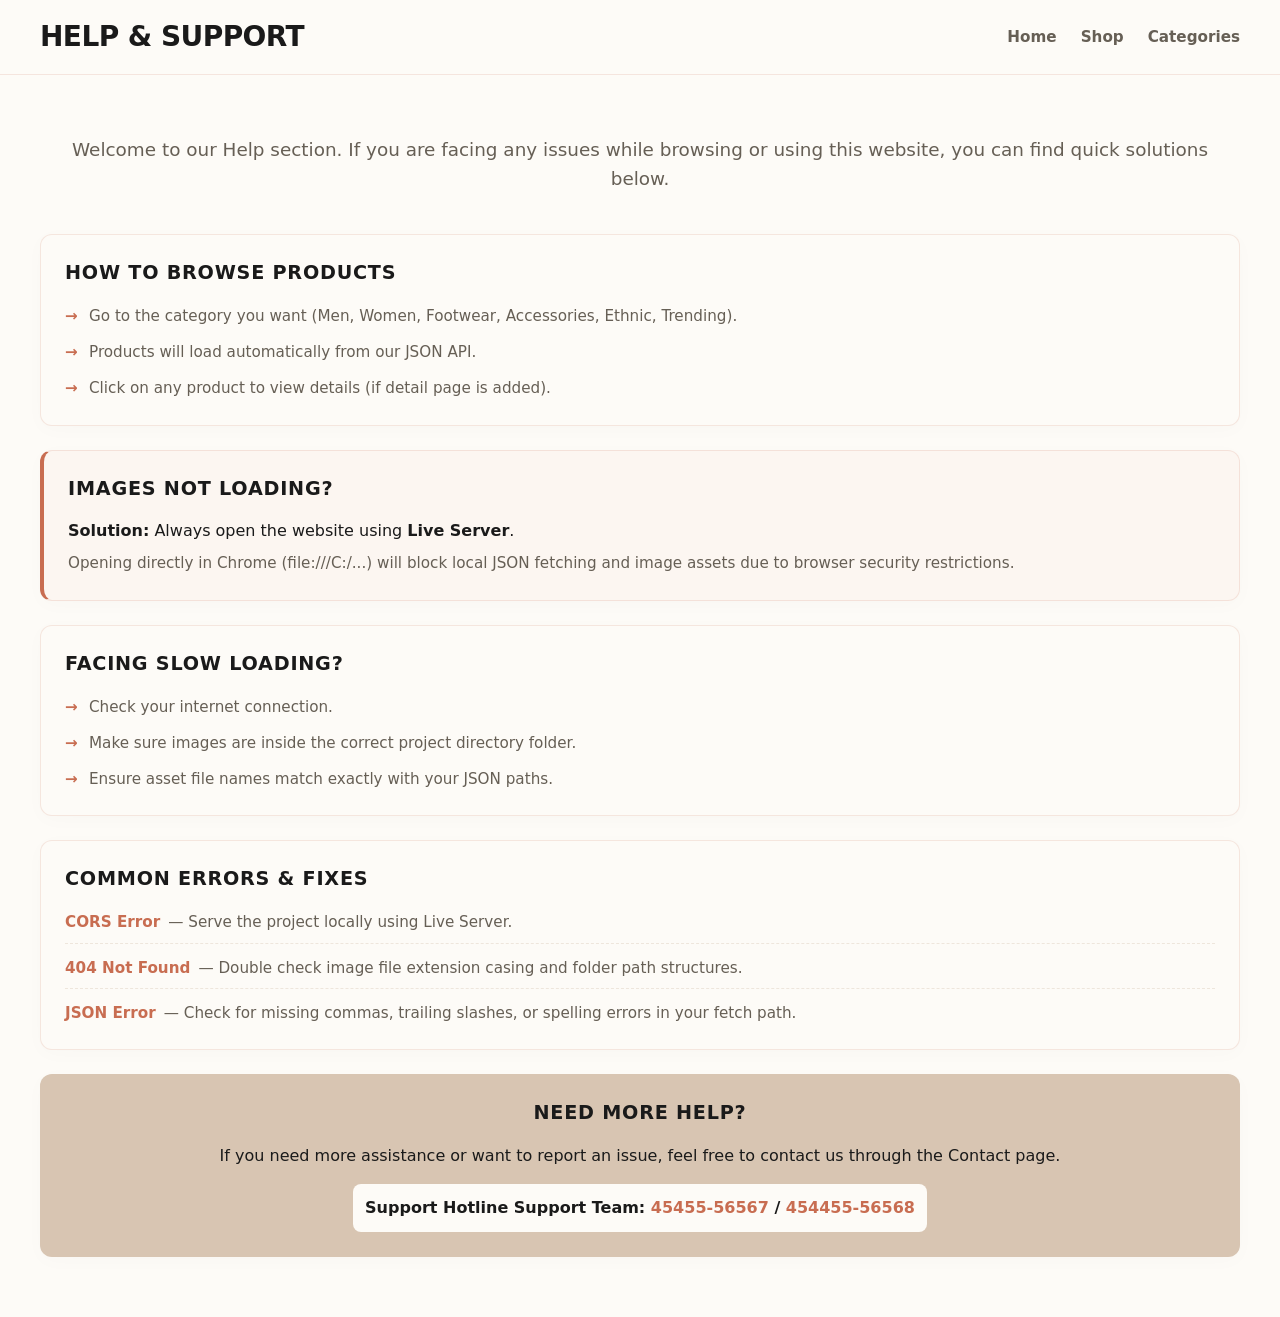
<file: help.html>
<!DOCTYPE html>
<html lang="en">
<head>
    <meta charset="UTF-8">
    <meta name="viewport" content="width=device-width, initial-scale=1.0">
    <title>Help</title>
</head>
<body>
<!-- Improved HTML -->
<header class="main-header">
  <div class="main-header__container">
    <h1 class="main-header__title">Help & Support</h1>
    
    <nav class="main-header__nav" aria-label="Help Page Sub-navigation">
      <a href="index.html" class="main-header__link">Home</a>
      <a href="shop.html" class="main-header__link">Shop</a>
      <a href="cat.html" class="main-header__link">Categories</a>
    </nav>
  </div>
</header>
<!-- Improved HTML -->
<main class="help-center">
  <div class="help-center__container">
    <p class="help-center__intro">
      Welcome to our Help section. If you are facing any issues while browsing or using this website, you can find quick solutions below.
    </p>

    <!-- Section 1: How to Browse -->
    <section class="help-card" aria-labelledby="browse-heading">
      <h2 class="help-card__title" id="browse-heading">How to Browse Products</h2>
      <ul class="help-card__list">
        <li class="help-card__item">Go to the category you want (Men, Women, Footwear, Accessories, Ethnic, Trending).</li>
        <li class="help-card__item">Products will load automatically from our JSON API.</li>
        <li class="help-card__item">Click on any product to view details (if detail page is added).</li>
      </ul>
    </section>

    <!-- Section 2: Images Not Loading Warning Callout -->
    <section class="help-card help-card--alert" aria-labelledby="images-heading">
      <h2 class="help-card__title" id="images-heading">Images Not Loading?</h2>
      <div class="help-card__callout-box">
        <p class="help-card__solution">
          <strong>Solution:</strong> Always open the website using <strong>Live Server</strong>.
        </p>
        <p class="help-card__text">
          Opening directly in Chrome (file:///C:/...) will block local JSON fetching and image assets due to browser security restrictions.
        </p>
      </div>
    </section>

    <!-- Section 3: Slow Loading -->
    <section class="help-card" aria-labelledby="loading-heading">
      <h2 class="help-card__title" id="loading-heading">Facing Slow Loading?</h2>
      <ul class="help-card__list">
        <li class="help-card__item">Check your internet connection.</li>
        <li class="help-card__item">Make sure images are inside the correct project directory folder.</li>
        <li class="help-card__item">Ensure asset file names match exactly with your JSON paths.</li>
      </ul>
    </section>

    <!-- Section 4: Errors and Fixes Grid/Table style layout -->
    <section class="help-card" aria-labelledby="errors-heading">
      <h2 class="help-card__title" id="errors-heading">Common Errors & Fixes</h2>
      <ul class="help-card__list help-card__list--diagnostics">
        <li class="help-card__item">
          <strong class="help-card__error-tag">CORS Error</strong> 
          <span class="help-card__fix-desc">— Serve the project locally using Live Server.</span>
        </li>
        <li class="help-card__item">
          <strong class="help-card__error-tag">404 Not Found</strong> 
          <span class="help-card__fix-desc">— Double check image file extension casing and folder path structures.</span>
        </li>
        <li class="help-card__item">
          <strong class="help-card__error-tag">JSON Error</strong> 
          <span class="help-card__fix-desc">— Check for missing commas, trailing slashes, or spelling errors in your fetch path.</span>
        </li>
      </ul>
    </section>

    <!-- Section 5: Direct Contact Help-desk Card -->
    <section class="help-card help-card--contact" aria-labelledby="contact-heading">
      <h2 class="help-card__title" id="contact-heading">Need More Help?</h2>
      <p class="help-center__text">
        If you need more assistance or want to report an issue, feel free to contact us through the Contact page.
      </p>
      <div class="help-center__hotline">
        <span class="help-center__hotline-label">Support Hotline Support Team:</span>
        <a href="tel:+14545556567" class="help-center__phone-link">45455-56567</a> / 
        <a href="tel:+145445556568" class="help-center__phone-link">454455-56568</a>
      </div>
    </section>
  </div>
</main>
</body>
</html>
<style>
    /* Corrected CSS (Modern, Clean & Premium) */

/* Design Tokens - Inheriting your established project style guidelines */
:root {
  /* Brand Palette */
  --clr-bg: #FDFBF7;         /* Earthy off-white base */
  --clr-surface: #D8C5B2;    /* Warm sand neutral */
  --clr-accent: #C86D51;     /* Terracotta signature accent */
  --clr-text: #1A1A1A;       /* Deep high-contrast charcoal */
  --clr-text-muted: #665F55; /* Muted slate gray */
  --clr-border: rgba(200, 109, 81, 0.15);

  /* Spacing System */
  --space-xs: 0.5rem;
  --space-sm: 0.75rem;
  --space-md: 1rem;
  --space-lg: 1.5rem;
  --space-xl: 2.5rem;

  /* Layout Constants */
  --radius-md: 12px;
  --radius-full: 9999px;
  --max-width: 1200px;
  --transition-fast: 0.25s cubic-bezier(0.25, 1, 0.5, 1);
}

/* Global Reset Baseline */
* {
  box-sizing: border-box;
  margin: 0;
  padding: 0;
}

body {
  font-family: system-ui, -apple-system, BlinkMacSystemFont, 'Segoe UI', Roboto, sans-serif;
  background-color: var(--clr-bg);
  color: var(--clr-text);
  line-height: 1.5;
}

/* Header Component */
.main-header {
  position: sticky;
  top: 0;
  z-index: 100;
  background-color: rgba(253, 251, 247, 0.85);
  backdrop-filter: blur(12px);
  -webkit-backdrop-filter: blur(12px);
  border-bottom: 1px solid var(--clr-border);
  padding: var(--space-md) var(--space-lg);
}

.main-header__container {
  display: flex;
  align-items: center;
  justify-content: space-between;
  max-width: var(--max-width);
  margin: 0 auto;
}

.main-header__title {
  font-size: clamp(1.25rem, 4vw, 1.75rem);
  font-weight: 800;
  letter-spacing: -0.02em;
  text-transform: uppercase;
  color: var(--clr-text);
}

/* Header Navigation System */
.main-header__nav {
  display: flex;
  align-items: center;
  gap: var(--space-lg);
}

.main-header__link {
  color: var(--clr-text-muted);
  text-decoration: none;
  font-weight: 600;
  font-size: 0.95rem;
  padding: var(--space-xs) 0;
  transition: color var(--transition-fast);
  position: relative;
}

.main-header__link:hover,
.main-header__link--active {
  color: var(--clr-accent);
}

/* Interactive underline indicator */
.main-header__link::after {
  content: '';
  position: absolute;
  bottom: 0;
  left: 0;
  width: 100%;
  height: 2px;
  background-color: var(--clr-accent);
  transform: scaleX(0);
  transition: transform var(--transition-fast);
  transform-origin: right;
}

.main-header__link:hover::after,
.main-header__link--active::after {
  transform: scaleX(1);
  transform-origin: left;
}

/* Responsive Overrides for Mobile Viewports */
@media (max-width: 576px) {
  .main-header__container {
    flex-direction: column;
    gap: var(--space-sm);
    text-align: center;
  }
  
  .main-header__nav {
    gap: var(--space-md);
  }
}
/* Corrected CSS (Modern, Clean & Portfolio-Ready) */

/* Structural Container */
.help-center {
  background-color: var(--clr-bg, #FDFBF7);
  padding: calc(var(--space-xl, 2.5rem) * 1.5) var(--space-lg, 1.5rem);
}

.help-center__container {
  max-width: var(--max-width, 760px); /* Restricting measure to readable text layouts */
  margin: 0 auto;
  display: flex;
  flex-direction: column;
  gap: var(--space-lg, 1.5rem);
}

.help-center__intro {
  font-size: 1.15rem;
  line-height: 1.6;
  color: var(--clr-text-muted, #665F55);
  text-align: center;
  margin-bottom: var(--space-md, 1rem);
}

/* Card Module Component */
.help-card {
  background-color: var(--clr-bg, #FDFBF7);
  border: 1px solid var(--clr-border, rgba(200, 109, 81, 0.15));
  border-radius: var(--radius-md, 12px);
  padding: var(--space-lg, 1.5rem);
  box-shadow: 0 4px 20px rgba(26, 26, 26, 0.02);
}

.help-card__title {
  font-size: 1.2rem;
  font-weight: 700;
  text-transform: uppercase;
  letter-spacing: 0.04em;
  color: var(--clr-text, #1A1A1A);
  margin-bottom: var(--space-md, 1rem);
}

/* Clean Unstyled Lists */
.help-card__list {
  list-style: none;
  padding: 0;
  margin: 0;
  display: flex;
  flex-direction: column;
  gap: var(--space-sm, 0.75rem);
}

.help-card__item {
  position: relative;
  padding-left: var(--space-lg, 1.5rem);
  font-size: 0.95rem;
  line-height: 1.6;
  color: var(--clr-text-muted, #665F55);
}

/* Customized Minimalist Bullet System Indicator */
.help-card__list:not(.help-card__list--diagnostics) .help-card__item::before {
  content: '→';
  position: absolute;
  left: 0;
  color: var(--clr-accent, #C86D51);
  font-weight: bold;
}

/* Custom Warning / Alert Card variant */
.help-card--alert {
  border-left: 4px solid var(--clr-accent, #C86D51);
  background-color: rgba(200, 109, 81, 0.03);
}

.help-card__solution {
  font-size: 1rem;
  color: var(--clr-text, #1A1A1A);
  margin-bottom: var(--space-xs, 0.5rem);
}

.help-card__text {
  font-size: 0.95rem;
  line-height: 1.6;
  color: var(--clr-text-muted, #665F55);
}

/* Diagnostic Error List Variation rules */
.help-card__list--diagnostics .help-card__item {
  padding-left: 0;
  display: flex;
  flex-direction: column;
  gap: 2px;
  padding-bottom: var(--space-xs, 0.5rem);
  border-bottom: 1px dashed rgba(216, 197, 178, 0.4);
}

.help-card__list--diagnostics .help-card__item:last-child {
  border-bottom: none;
  padding-bottom: 0;
}

.help-card__error-tag {
  font-size: 0.95rem;
  font-weight: 700;
  color: var(--clr-accent, #C86D51);
}

/* Hotline & Communication Area Links Layout */
.help-card--contact {
  text-align: center;
  background-color: var(--clr-surface, #D8C5B2);
  border-color: transparent;
}

.help-center__hotline {
  margin-top: var(--space-md, 1rem);
  padding: var(--space-sm, 0.75rem);
  background-color: var(--clr-bg, #FDFBF7);
  border-radius: 8px;
  display: inline-block;
  font-weight: 600;
}

.help-center__phone-link {
  color: var(--clr-accent, #C86D51);
  text-decoration: none;
  font-weight: 700;
  transition: color 0.2s ease;
}

.help-center__phone-link:hover {
  color: var(--clr-text, #1A1A1A);
  text-decoration: underline;
}

/* Responsive adjustments */
@media (min-width: 576px) {
  .help-card__list--diagnostics .help-card__item {
    flex-direction: row;
    align-items: baseline;
    gap: var(--space-xs, 0.5rem);
  }
}

</style>
</file>
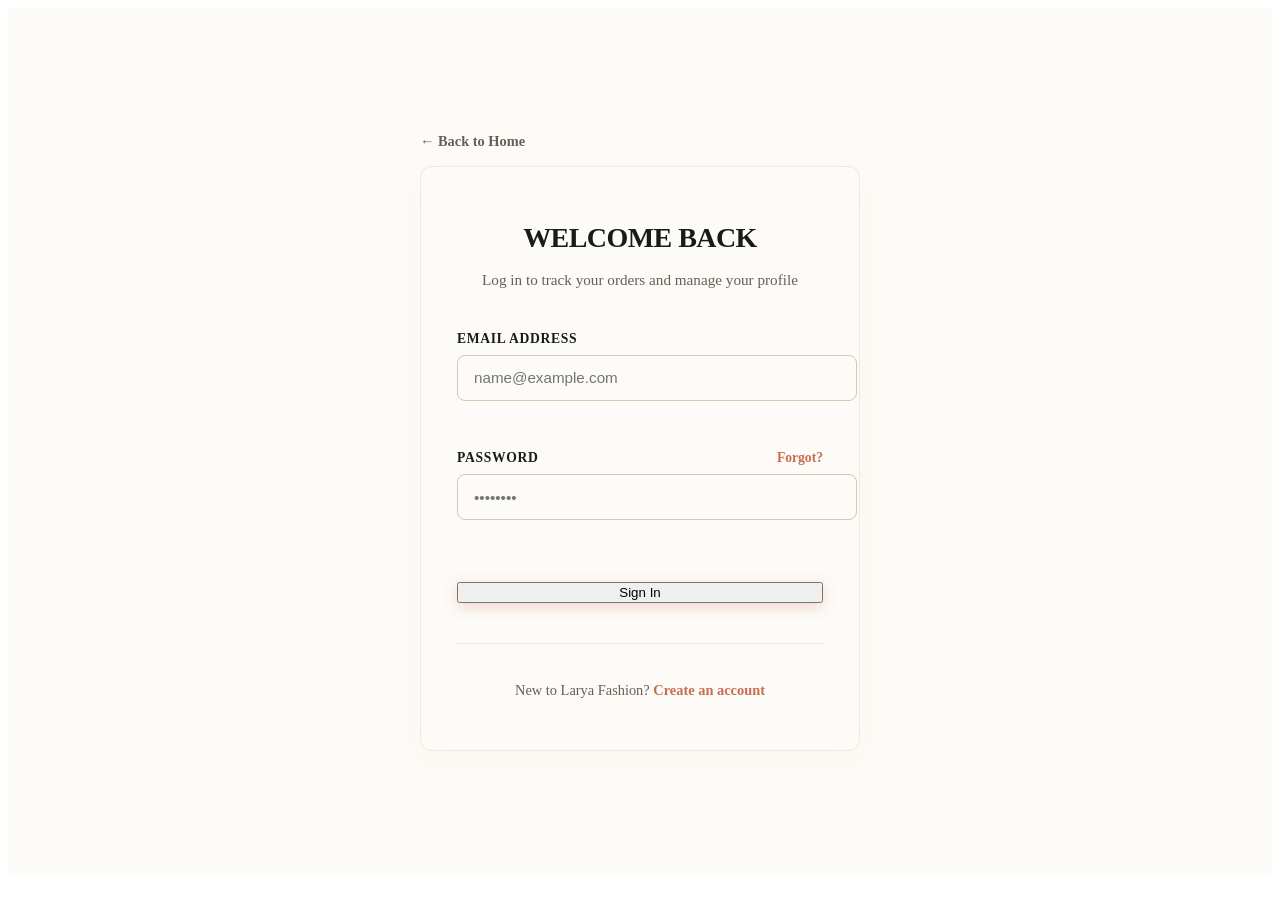
<file: login.html>
<!DOCTYPE html>
<html lang="en">
<head>
    <meta charset="UTF-8">
    <meta name="viewport" content="width=device-width, initial-scale=1.0">
    <title>login</title>
</head>
<body>
    <!-- Improved HTML -->
<main class="login-page">
  <div class="login-container">
    
    <!-- Navigation Back Link -->
    <a href="index.html" class="login-container__back-btn">&larr; Back to Home</a>
    
    <!-- Login Card Wrapper -->
    <div class="login-card">
      <div class="login-card__header">
        <h1 class="login-card__title">Welcome Back</h1>
        <p class="login-card__subtitle">Log in to track your orders and manage your profile</p>
      </div>

      <!-- Login Credential Form -->
      <form class="login-form" id="login-form" novalidate>
        
        <!-- Email Input Group -->
        <div class="form-group">
          <label for="login-email" class="form-group__label">Email Address</label>
          <div class="form-group__input-wrapper">
            <input 
              type="email" 
              id="login-email" 
              class="form-group__input" 
              placeholder="name@example.com" 
              required
            >
          </div>
          <span class="form-group__error-msg" id="email-error"></span>
        </div>

        <!-- Password Input Group -->
        <div class="form-group">
          <div class="form-group__label-row">
            <label for="login-password" class="form-group__label">Password</label>
            <a href="#forgot" class="form-group__forgot-link">Forgot?</a>
          </div>
          <div class="form-group__input-wrapper">
            <input 
              type="password" 
              id="login-password" 
              class="form-group__input" 
              placeholder="••••••••" 
              required
            >
          </div>
          <span class="form-group__error-msg" id="password-error"></span>
        </div>

        <!-- Form Submission Button -->
        <button type="submit" class="btn btn--primary login-form__submit-btn">
          Sign In
        </button>
      </form>

      <!-- Alternating Action Footer Link -->
      <div class="login-card__footer">
        <p>New to Larya Fashion? <a href="#signup" class="login-card__footer-link">Create an account</a></p>
      </div>
    </div>

  </div>
</main>

</body>
</html>
<style>

/* Structural Layout Main Wrapper */
.login-page {
  background-color: var(--clr-bg, #FDFBF7); /* Unified signature base palette */
  min-height: calc(100vh - 80px); /* Centers form perfectly on the viewport height remaining */
  display: flex;
  align-items: center;
  justify-content: center;
  padding: var(--space-lg, 1.5rem);
}

.login-container {
  width: 100%;
  max-width: 440px;
  display: flex;
  flex-direction: column;
}

/* Minimalist Back Anchor Callout */
.login-container__back-btn {
  display: inline-flex;
  align-items: center;
  gap: var(--space-xs, 0.5rem);
  color: var(--clr-text-muted, #665F55);
  text-decoration: none;
  font-size: 0.9rem;
  font-weight: 600;
  margin-bottom: var(--space-md, 1rem);
  transition: color 0.2s ease, transform 0.2s ease;
  align-self: flex-start;
}

.login-container__back-btn:hover {
  color: var(--clr-accent, #C86D51);
  transform: translateX(-4px); /* Interactive visual alignment micro-animation nudge */
}

/* Master Form Card Container Component */
.login-card {
  background-color: var(--clr-bg, #FDFBF7);
  border: 1px solid var(--clr-border, rgba(200, 109, 81, 0.15));
  border-radius: var(--radius-md, 12px);
  padding: calc(var(--space-lg, 1.5rem) * 1.5);
  box-shadow: 0 10px 30px rgba(200, 109, 81, 0.04);
}

.login-card__header {
  text-align: center;
  margin-bottom: var(--space-xl, 2.5rem);
}

.login-card__title {
  font-size: 1.75rem;
  font-weight: 800;
  letter-spacing: -0.02em;
  color: var(--clr-text, #1A1A1A);
  text-transform: uppercase;
  margin-bottom: var(--space-xs, 0.5rem);
}

.login-card__subtitle {
  font-size: 0.95rem;
  color: var(--clr-text-muted, #665F55);
  line-height: 1.4;
}

/* Form Group Layout Blocks */
.form-group {
  display: flex;
  flex-direction: column;
  gap: var(--space-xs, 0.5rem);
  margin-bottom: var(--space-lg, 1.5rem);
}

.form-group__label-row {
  display: flex;
  justify-content: space-between;
  align-items: center;
}

.form-group__label {
  font-size: 0.85rem;
  font-weight: 700;
  text-transform: uppercase;
  letter-spacing: 0.05em;
  color: var(--clr-text, #1A1A1A);
}

.form-group__forgot-link {
  font-size: 0.85rem;
  font-weight: 600;
  color: var(--clr-accent, #C86D51);
  text-decoration: none;
  transition: color 0.2s ease;
}

.form-group__forgot-link:hover {
  color: var(--clr-text, #1A1A1A);
  text-decoration: underline;
}

/* Input Fields Style Tokens Array */
.form-group__input {
  width: 100%;
  padding: 0.85rem 1rem;
  font-size: 0.95rem;
  background-color: var(--clr-bg, #FDFBF7);
  border: 1px solid var(--clr-surface, #D8C5B2);
  border-radius: 8px;
  color: var(--clr-text, #1A1A1A);
  outline: none;
  transition: border-color 0.2s ease, box-shadow 0.2s ease;
}

/* Focus and Active States (Sleek Gen-Z Interface Ring) */
.form-group__input:focus {
  border-color: var(--clr-accent, #C86D51);
  box-shadow: 0 0 0 4px rgba(200, 109, 81, 0.1);
}

/* Diagnostic Error Typography Strings */
.form-group__error-msg {
  font-size: 0.8rem;
  font-weight: 500;
  color: #e74c3c; /* Sharp error red */
  min-height: 1.2em; /* Keeps structural space reserved to prevent visual layout popping bugs */
  display: block;
  margin-top: 2px;
}

/* Submit Action Button Override */
.login-form__submit-btn {
  width: 100%;
  margin-top: var(--space-sm, 0.75rem);
  box-shadow: 0 4px 14px rgba(200, 109, 81, 0.25);
}

/* Layout Alternate Footnotes Base */
.login-card__footer {
  text-align: center;
  margin-top: var(--space-xl, 2.5rem);
  padding-top: var(--space-lg, 1.5rem);
  border-top: 1px solid var(--clr-border, rgba(200, 109, 81, 0.15));
  font-size: 0.9rem;
  color: var(--clr-text-muted, #665F55);
}

.login-card__footer-link {
  color: var(--clr-accent, #C86D51);
  text-decoration: none;
  font-weight: 600;
  transition: color 0.2s ease;
}

.login-card__footer-link:hover {
  color: var(--clr-text, #1A1A1A);
  text-decoration: underline;
}
</style>

<script>
    /* ==========================================================================
   USER SESSION & VALIDATION ENGINE (For login.html)
   ========================================================================== */

document.addEventListener('DOMContentLoaded', () => {
  initLoginSession();
});

function initLoginSession() {
  const loginForm = document.getElementById('login-form');
  const emailInput = document.getElementById('login-email');
  const passwordInput = document.getElementById('login-password');
  
  const emailError = document.getElementById('email-error');
  const passwordError = document.getElementById('password-error');

  if (!loginForm) return; // Guard clause to protect non-login screens

  // 1. CHECK RETENTION: If user is already logged in, skip the form instantly
  const activeUser = localStorage.getItem('larya_logged_in_user');
  if (activeUser) {
    handleSuccessfulLogin(JSON.parse(activeUser).email, true);
  }

  // 2. FORM SUBMISSION EVENT
  loginForm.addEventListener('submit', (event) => {
    event.preventDefault(); // Prevent page reload

    // Reset error text displays cleanly
    emailError.textContent = '';
    passwordError.textContent = '';

    let isValid = true;

    // Validate Email Field
    if (!emailInput.value.trim()) {
      emailError.textContent = 'Email address is required.';
      isValid = false;
    } else if (!validateEmailStructure(emailInput.value.trim())) {
      emailError.textContent = 'Please enter a valid email address.';
      isValid = false;
    }

    // Validate Password Field
    if (!passwordInput.value) {
      passwordError.textContent = 'Password is required.';
      isValid = false;
    } else if (passwordInput.value.length < 6) {
      passwordError.textContent = 'Password must be at least 6 characters.';
      isValid = false;
    }

    // 3. PERSIST ACTIVE SESSION ON SUCCESS
    if (isValid) {
      const userData = {
        email: emailInput.value.trim(),
        loginTime: new Date().getTime()
      };

      // Save credentials array to localStorage to retain memory after refresh
      localStorage.setItem('larya_logged_in_user', JSON.stringify(userData));
      
      handleSuccessfulLogin(userData.email, false);
    }
  });
}

/* Helper function to validate email structure strings */
function validateEmailStructure(email) {
  const regex = /^[^\s@]+@[^\s@]+\.[^\s@]+$/;
  return regex.test(email);
}

/* UI Handler on Successful Login */
function handleSuccessfulLogin(email, wasAlreadyLoggedIn) {
  const loginCard = document.querySelector('.login-card');
  if (!loginCard) return;

  // Visual success feedback
  loginCard.innerHTML = `
    <div style="text-align: center; padding: var(--space-lg); display: flex; flex-direction: column; gap: var(--space-md);">
      <div style="font-size: 3rem;">👋</div>
      <h2 class="login-card__title" style="color: var(--clr-accent);">Logged In!</h2>
      <p style="color: var(--clr-text-muted); font-size: 0.95rem;">
        Welcome back, <strong style="color: var(--clr-text);">${email}</strong>.
      </p>
      <p style="color: var(--clr-text-muted); font-size: 0.85rem;">
        ${wasAlreadyLoggedIn ? 'Session restored automatically.' : 'Your shopping experience is locked in.'}
      </p>
      <button id="logout-btn" class="btn btn--secondary" style="margin-top: var(--space-md);">Log Out</button>
    </div>
  `;

  // Wire up a logout button to clear memory when requested
  document.getElementById('logout-btn').addEventListener('click', () => {
    localStorage.removeItem('larya_logged_in_user');
    window.location.reload(); // Refresh to show blank login form again
  });
}

</script>
</file>
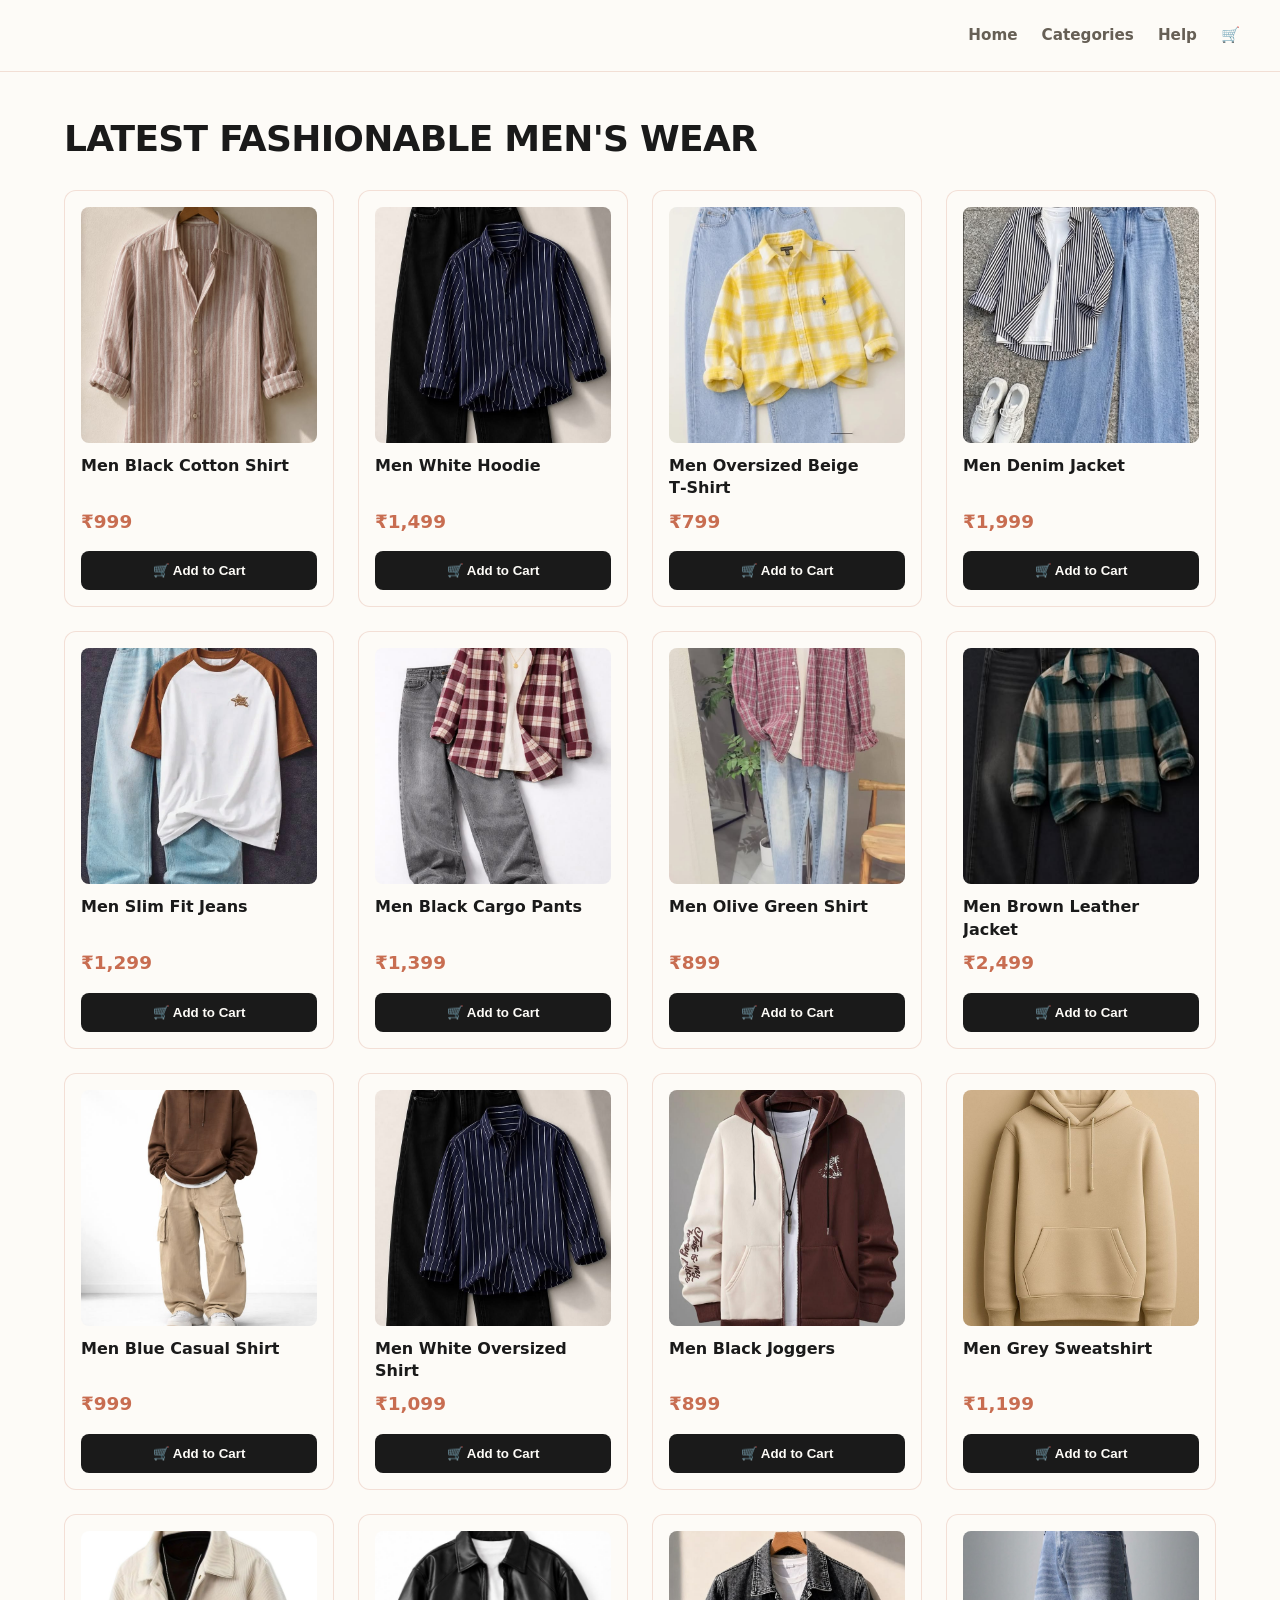
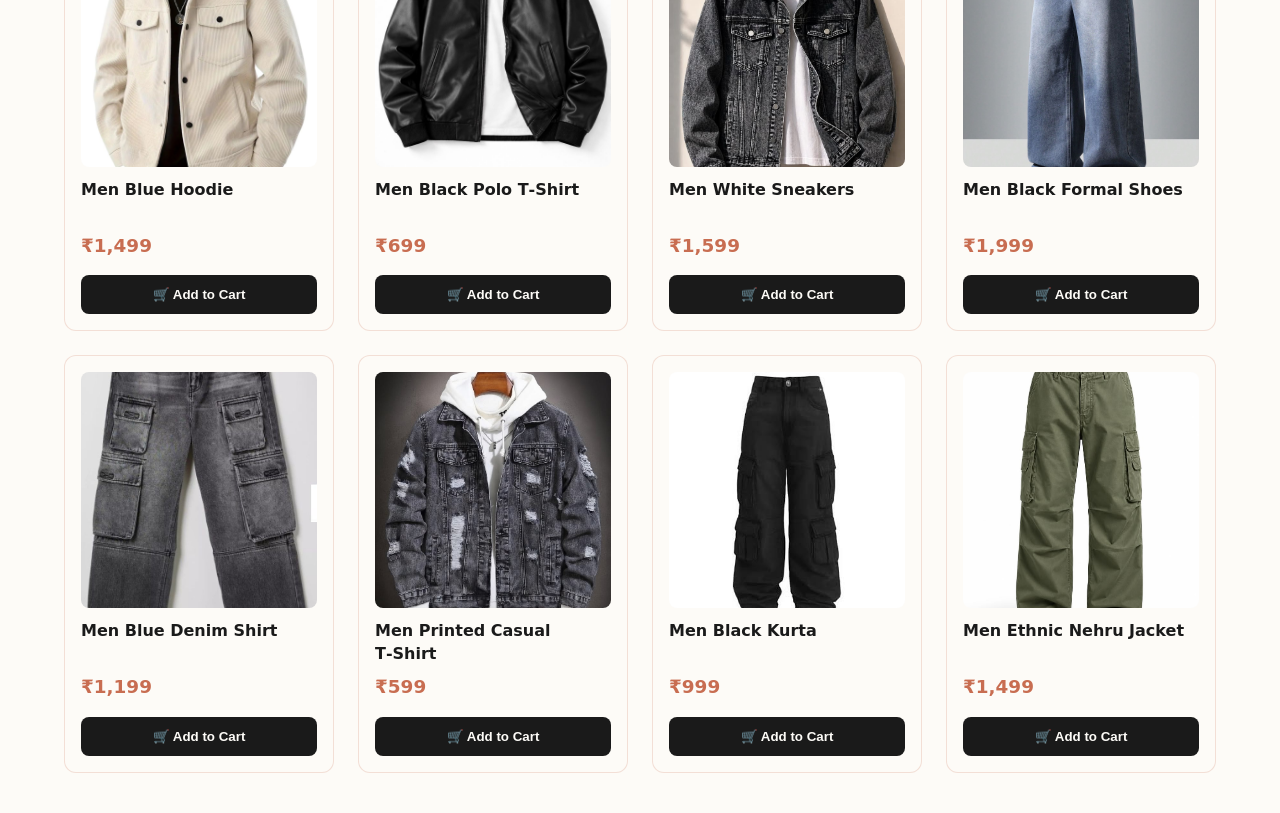
<file: men.html>
<!-- Corrected & Improved Full Code Structure -->
<!DOCTYPE html>
<html lang="en">
<head>
  <meta charset="UTF-8">
  <meta name="viewport" content="width=device-width, initial-scale=1.0">
  <title>Men's Wear Collection - Larya Fashion</title>
  <style>
    /* Design Tokens */
    :root {
      --clr-bg: #FDFBF7;         
      --clr-surface: #D8C5B2;    
      --clr-accent: #C86D51;     
      --clr-text: #1A1A1A;       
      --clr-text-muted: #665F55; 
      --clr-border: rgba(200, 109, 81, 0.2); 

      --space-xs: 0.5rem;
      --space-sm: 0.75rem;
      --space-md: 1rem;
      --space-lg: 1.5rem;
      --space-xl: 2.5rem;

      --radius-md: 12px;
      --radius-full: 9999px;
      --max-width: 1200px;
      --transition-fast: 0.2s ease;
    }

    /* Global Reset Baseline */
    * { 
      box-sizing: border-box; 
      margin: 0; 
      padding: 0; 
    }

    body {
      font-family: system-ui, -apple-system, BlinkMacSystemFont, 'Segoe UI', Roboto, sans-serif;
      background-color: var(--clr-bg);
      color: var(--clr-text);
      line-height: 1.5;
    }

    /* Header Navigation Component */
    .main-header {
      position: sticky;
      top: 0;
      z-index: 100;
      background-color: rgba(253, 251, 247, 0.85); 
      backdrop-filter: blur(12px);
      -webkit-backdrop-filter: blur(12px);
      border-bottom: 1px solid var(--clr-border);
      padding: var(--space-md) var(--space-lg);
    }

    .main-header__container {
      display: flex;
      align-items: center;
      justify-content: flex-end; 
      max-width: var(--max-width);
      margin: 0 auto;
    }

    .main-header__nav {
      display: flex;
      align-items: center;
      gap: var(--space-lg);
    }

    .main-header__link {
      color: var(--clr-text-muted);
      text-decoration: none;
      font-weight: 600;
      font-size: 0.95rem;
      padding: var(--space-xs) 0;
      transition: color var(--transition-fast);
      position: relative;
    }

    .main-header__link:hover {
      color: var(--clr-accent);
    }

    .main-header__link::after {
      content: '';
      position: absolute;
      bottom: 0;
      left: 0;
      width: 100%;
      height: 2px;
      background-color: var(--clr-accent);
      transform: scaleX(0);
      transition: transform var(--transition-fast);
      transform-origin: right;
    }

    .main-header__link:hover::after {
      transform: scaleX(1);
      transform-origin: left;
    }

    /* Collection Section Title */
    .collection-title {
      max-width: var(--max-width);
      margin: var(--space-xl) auto var(--space-lg);
      padding: 0 var(--space-lg);
      font-size: clamp(1.5rem, 4vw, 2.25rem);
      font-weight: 800;
      text-transform: uppercase;
      letter-spacing: -0.02em;
      color: var(--clr-text);
    }

    /* Dynamic Products Grid Wrapper */
    .products-grid {
      max-width: var(--max-width);
      margin: 0 auto;
      padding: 0 var(--space-lg) var(--space-xl);
      display: grid;
      grid-template-columns: repeat(auto-fill, minmax(240px, 1fr));
      gap: var(--space-lg);
    }

    /* ADDED MISSING STYLES: Dynamic Product Card Styling */
    .card {
      background-color: var(--clr-bg);
      border: 1px solid var(--clr-border);
      border-radius: var(--radius-md);
      overflow: hidden;
      display: flex;
      flex-direction: column;
      padding: var(--space-md);
      transition: transform var(--transition-fast), box-shadow var(--transition-fast);
    }

    .card:hover {
      transform: translateY(-4px);
      box-shadow: 0 10px 20px rgba(200, 109, 81, 0.08);
    }

    .card img {
      width: 100%;
      aspect-ratio: 1 / 1;
      object-fit: cover;
      border-radius: calc(var(--radius-md) - 4px);
      background-color: var(--clr-surface);
      margin-bottom: var(--space-sm);
    }

    .card h3 {
      font-size: 1rem;
      font-weight: 600;
      color: var(--clr-text);
      margin-bottom: var(--space-xs);
      line-height: 1.4;
      display: -webkit-box;
      -webkit-line-clamp: 2;
      -webkit-box-orient: vertical;
      overflow: hidden;
      min-height: 2.8em; /* Keeps layout neat for short titles */
    }

    .card .price {
      font-size: 1.15rem;
      font-weight: 700;
      color: var(--clr-accent);
      margin-bottom: var(--space-md);
      margin-top: auto; /* Pushes price to the bottom uniformly */
    }

    .card .add-to-cart-btn {
      width: 100%;
      padding: 0.75rem;
      background-color: var(--clr-text);
      color: var(--clr-bg);
      border: none;
      border-radius: 8px;
      font-weight: 600;
      cursor: pointer;
      display: flex;
      align-items: center;
      justify-content: center;
      gap: var(--space-xs);
      transition: background-color var(--transition-fast);
    }

    .card .add-to-cart-btn:hover {
      background-color: var(--clr-accent);
    }

    /* Responsive Scaling Viewports */
    @media (max-width: 576px) {
      .main-header__container { justify-content: center; }
      .main-header__nav { gap: var(--space-md); }
      .collection-title { text-align: center; margin-top: var(--space-lg); }
    }
  </style>
</head>
<body>

  <header class="main-header">
    <div class="main-header__container">
      <nav class="main-header__nav" aria-label="Accessories Sub-navigation">
        <a href="index.html" class="main-header__link">Home</a>
        <a href="cat.html" class="main-header__link">Categories</a>
        <a href="help.html" class="main-header__link">Help</a>
        <a href="cart.html" class="main-header__link" aria-label="View Shopping Cart">🛒</a>
      </nav>
    </div>
  </header>

  <main>
    <h1 class="collection-title">Latest Fashionable Men's Wear</h1>
    <div class="products-grid" id="products"></div>
  </main>

  <script>
    const productsDiv = document.getElementById("products");

    // FIXED STORAGE KEY ACCORDING TO SYSTEM CONFIG: Changed to 'ecommerce_cart'
    let cart = JSON.parse(localStorage.getItem("ecommerce_cart")) || [];

    fetch("products.json")
      .then(res => res.json())
      .then(data => {
        const mens = data.filter(p => p.category === "men");
        
        mens.forEach(product => {
          const card = document.createElement("div");
          card.className = "card";
          card.innerHTML = `
            <img src="${product.image}" alt="${product.title}">
            <h3>${product.title}</h3>
            <p class="price">₹${Number(product.price).toLocaleString('en-IN')}</p>
            <button class="add-to-cart-btn" data-id="${product.id}" data-name="${product.title}" data-price="${product.price}" data-img="${product.image}">
              🛒 Add to Cart
            </button>
          `;
          productsDiv.appendChild(card);
        });
      })
      .catch(error => {
        console.log("Error loading JSON:", error);
      });

    document.addEventListener("click", (event) => {
      if (event.target.classList.contains("add-to-cart-btn")) {
        const btn = event.target;
        const product = {
          id: btn.dataset.id,
          name: btn.dataset.name,
          price: Number(btn.dataset.price),
          img: btn.dataset.img,
          quantity: 1
        };
        addToCart(product);
      }
    });

    function addToCart(product) {
      // Re-read storage fresh to prevent multi-tab concurrency overrides
      cart = JSON.parse(localStorage.getItem("ecommerce_cart")) || [];
      
      let existing = cart.find(item => item.id === product.id);
      if (existing) {
        existing.quantity++;
      } else {
        cart.push(product);
      }
      
      localStorage.setItem("ecommerce_cart", JSON.stringify(cart));
      alert(`${product.name} added to cart!`);
    }
  </script>
</body>
</html>
</file>
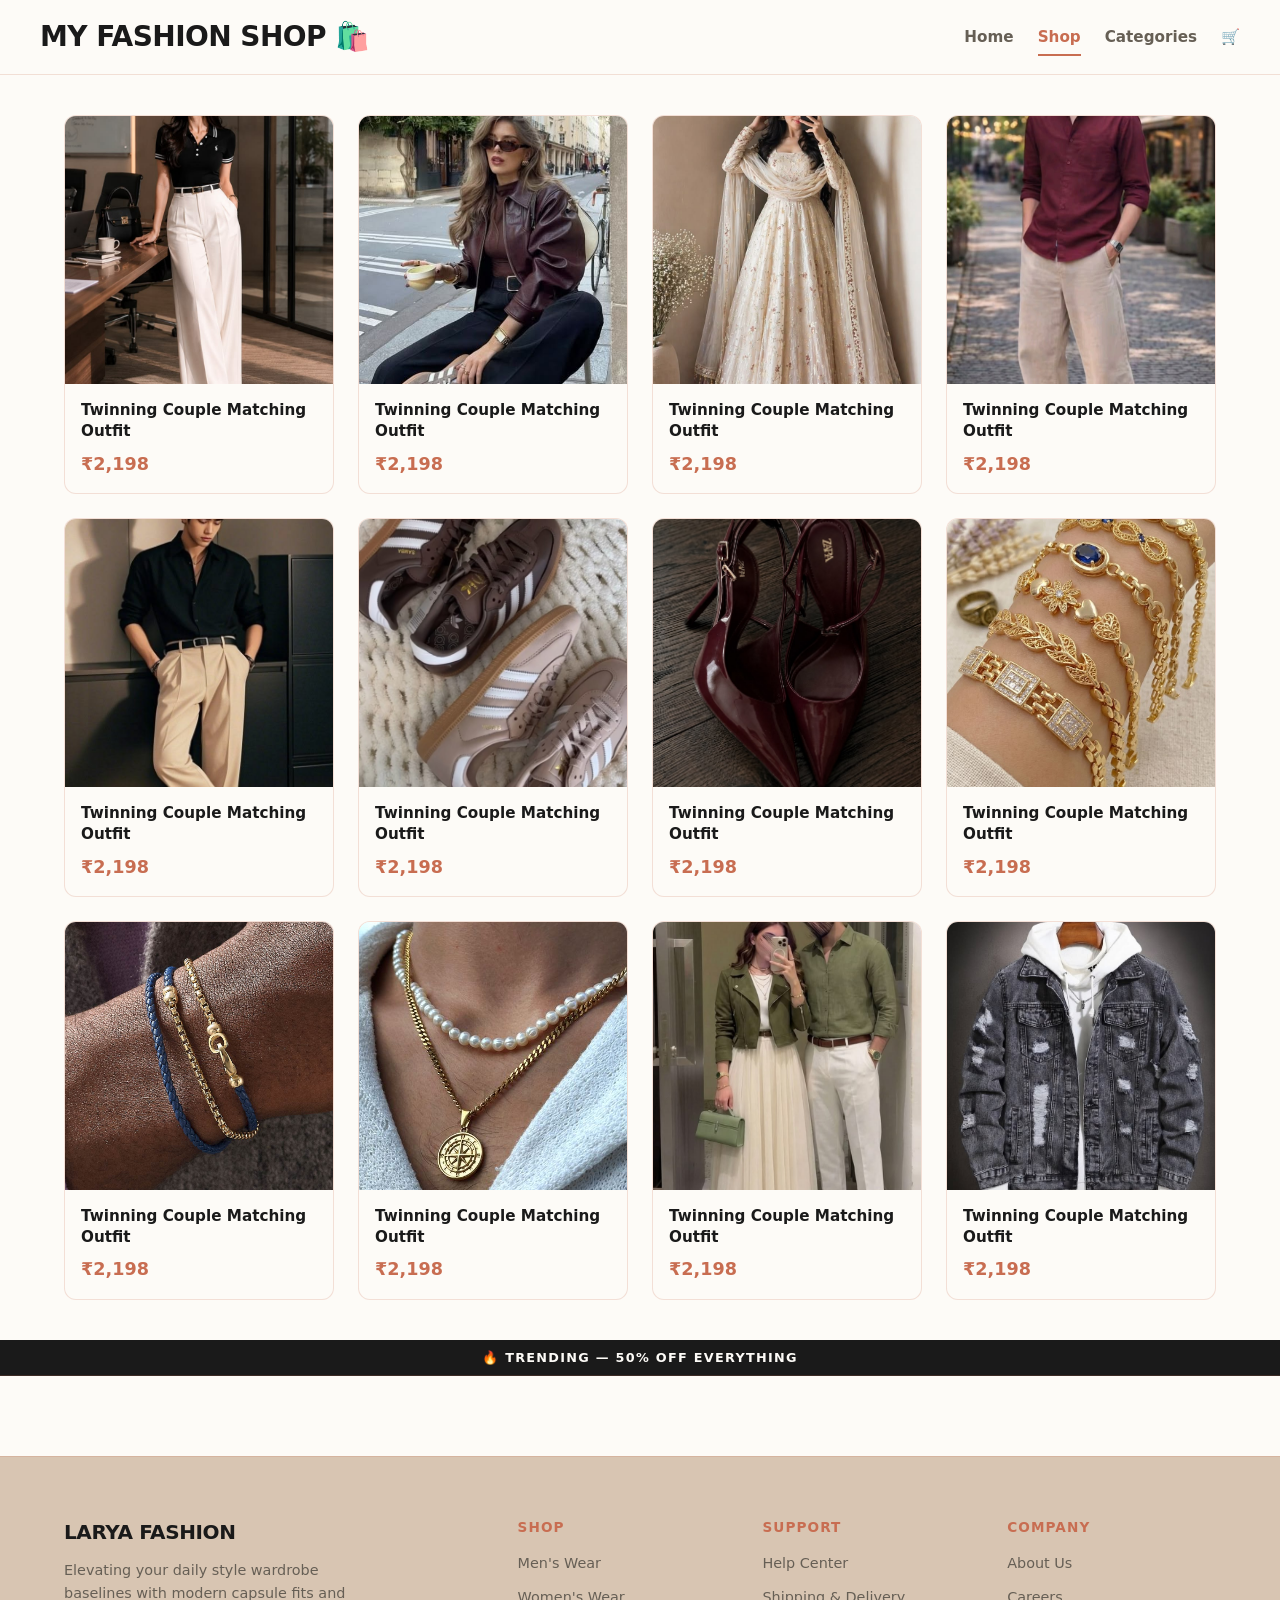
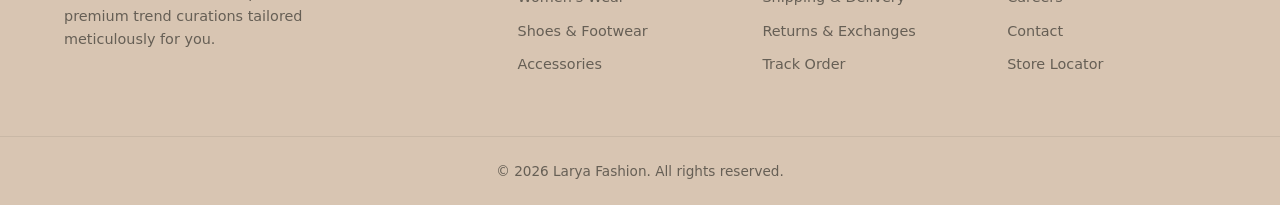
<file: shop.html>
<!DOCTYPE html>
<html lang="en">
<head>
    <meta charset="UTF-8">
    <meta name="viewport" content="width=device-width, initial-scale=1.0">
    <title>shop</title>
    <link rel="stylesheet" href="shop.css">
</head>
<body>

<header class="main-header">
  <div class="main-header__container">
    <h1 class="main-header__title">My Fashion Shop 🛍️</h1>
    
    <nav class="main-header__nav" aria-label="Shop Navigation Sub-page">
      <a href="index.html" class="main-header__link">Home</a>
      <a href="shop.html" class="main-header__link main-header__link--active">Shop</a>
      <a href="cat.html" class="main-header__link">Categories</a>
      <a href="cart.html" class="main-header__link" aria-label="Cart">🛒</a>
    </nav>
  </div>
</header>

<!-- Improved HTML -->
<section class="shop-gallery" aria-label="Product Catalog">
  <div class="shop-gallery__grid">
    
    <!-- Product Card 1 -->
    <article class="shop-card" data-id="1" data-name="Twinning Couple Matching Outfit" data-price="2198" data-img="img1.jpg">
      <div class="shop-card__image-wrapper">
        <img src="img1.jpg" alt="Twinning Couple Matching Outfit - Matching set design" class="shop-card__img" loading="lazy">
        <button class="shop-card__action-btn" aria-label="Add to cart">🛒</button>
      </div>
      <div class="shop-card__metadata">
        <h3 class="shop-card__title">Twinning Couple Matching Outfit</h3>
        <p class="shop-card__price">₹2,198</p>
      </div>
    </article>

    <!-- Product Card 2 -->
    <article class="shop-card" data-id="2" data-name="Twinning Couple Matching Outfit" data-price="2198" data-img="img2.jpg">
      <div class="shop-card__image-wrapper">
        <img src="img2.jpg" alt="Twinning Couple Matching Outfit" class="shop-card__img" loading="lazy">
        <button class="shop-card__action-btn" aria-label="Add to cart">🛒</button>
      </div>
      <div class="shop-card__metadata">
        <h3 class="shop-card__title">Twinning Couple Matching Outfit</h3>
        <p class="shop-card__price">₹2,198</p>
      </div>
    </article>

    <!-- Product Card 3 -->
    <article class="shop-card" data-id="3" data-name="Twinning Couple Matching Outfit" data-price="2198" data-img="img3.jpg">
      <div class="shop-card__image-wrapper">
        <img src="img3.jpg" alt="Twinning Couple Matching Outfit" class="shop-card__img" loading="lazy">
        <button class="shop-card__action-btn" aria-label="Add to cart">🛒</button>
      </div>
      <div class="shop-card__metadata">
        <h3 class="shop-card__title">Twinning Couple Matching Outfit</h3>
        <p class="shop-card__price">₹2,198</p>
      </div>
    </article>

    <!-- Product Card 4 -->
    <article class="shop-card" data-id="4" data-name="Twinning Couple Matching Outfit" data-price="2198" data-img="img4.jpg">
      <div class="shop-card__image-wrapper">
        <img src="img4.jpg" alt="Twinning Couple Matching Outfit" class="shop-card__img" loading="lazy">
        <button class="shop-card__action-btn" aria-label="Add to cart">🛒</button>
      </div>
      <div class="shop-card__metadata">
        <h3 class="shop-card__title">Twinning Couple Matching Outfit</h3>
        <p class="shop-card__price">₹2,198</p>
      </div>
    </article>

    <!-- Product Card 5 -->
    <article class="shop-card" data-id="5" data-name="Twinning Couple Matching Outfit" data-price="2198" data-img="img5.jpg">
      <div class="shop-card__image-wrapper">
        <img src="img5.jpg" alt="Twinning Couple Matching Outfit" class="shop-card__img" loading="lazy">
        <button class="shop-card__action-btn" aria-label="Add to cart">🛒</button>
      </div>
      <div class="shop-card__metadata">
        <h3 class="shop-card__title">Twinning Couple Matching Outfit</h3>
        <p class="shop-card__price">₹2,198</p>
      </div>
    </article>

    <!-- Product Card 6 -->
    <article class="shop-card" data-id="6" data-name="Twinning Couple Matching Outfit" data-price="2198" data-img="img6.jpg">
      <div class="shop-card__image-wrapper">
        <img src="img6.jpg" alt="Twinning Couple Matching Outfit" class="shop-card__img" loading="lazy">
        <button class="shop-card__action-btn" aria-label="Add to cart">🛒</button>
      </div>
      <div class="shop-card__metadata">
        <h3 class="shop-card__title">Twinning Couple Matching Outfit</h3>
        <p class="shop-card__price">₹2,198</p>
      </div>
    </article>

    <!-- Product Card 7 -->
    <article class="shop-card" data-id="7" data-name="Twinning Couple Matching Outfit" data-price="2198" data-img="img7.jpg">
      <div class="shop-card__image-wrapper">
        <img src="img7.jpg" alt="Twinning Couple Matching Outfit" class="shop-card__img" loading="lazy">
        <button class="shop-card__action-btn" aria-label="Add to cart">🛒</button>
      </div>
      <div class="shop-card__metadata">
        <h3 class="shop-card__title">Twinning Couple Matching Outfit</h3>
        <p class="shop-card__price">₹2,198</p>
      </div>
    </article>

    <!-- Product Card 8 -->
    <article class="shop-card" data-id="8" data-name="Twinning Couple Matching Outfit" data-price="2198" data-img="img8.jpg">
      <div class="shop-card__image-wrapper">
        <img src="img8.jpg" alt="Twinning Couple Matching Outfit" class="shop-card__img" loading="lazy">
        <button class="shop-card__action-btn" aria-label="Add to cart">🛒</button>
      </div>
      <div class="shop-card__metadata">
        <h3 class="shop-card__title">Twinning Couple Matching Outfit</h3>
        <p class="shop-card__price">₹2,198</p>
      </div>
    </article>

    <!-- Product Card 9 -->
    <article class="shop-card" data-id="9" data-name="Twinning Couple Matching Outfit" data-price="2198" data-img="img9.jpg">
      <div class="shop-card__image-wrapper">
        <img src="img9.jpg" alt="Twinning Couple Matching Outfit" class="shop-card__img" loading="lazy">
        <button class="shop-card__action-btn" aria-label="Add to cart">🛒</button>
      </div>
      <div class="shop-card__metadata">
        <h3 class="shop-card__title">Twinning Couple Matching Outfit</h3>
        <p class="shop-card__price">₹2,198</p>
      </div>
    </article>

    <!-- Product Card 10 -->
    <article class="shop-card" data-id="10" data-name="Twinning Couple Matching Outfit" data-price="2198" data-img="img10.jpg">
      <div class="shop-card__image-wrapper">
        <img src="img10.jpg" alt="Twinning Couple Matching Outfit" class="shop-card__img" loading="lazy">
        <button class="shop-card__action-btn" aria-label="Add to cart">🛒</button>
      </div>
      <div class="shop-card__metadata">
        <h3 class="shop-card__title">Twinning Couple Matching Outfit</h3>
        <p class="shop-card__price">₹2,198</p>
      </div>
    </article>

    <!-- Product Card 11 -->
    <article class="shop-card" data-id="11" data-name="Twinning Couple Matching Outfit" data-price="2198" data-img="trend.jpg">
      <div class="shop-card__image-wrapper">
        <img src="trend.jpg" alt="Twinning Couple Matching Outfit" class="shop-card__img" loading="lazy">
        <button class="shop-card__action-btn" aria-label="Add to cart">🛒</button>
      </div>
      <div class="shop-card__metadata">
        <h3 class="shop-card__title">Twinning Couple Matching Outfit</h3>
        <p class="shop-card__price">₹2,198</p>
      </div>
    </article>

    <!-- Product Card 12 -->
    <article class="shop-card" data-id="12" data-name="Twinning Couple Matching Outfit" data-price="2198" data-img="img18.jpg">
      <div class="shop-card__image-wrapper">
        <img src="img18.jpg" alt="Twinning Couple Matching Outfit" class="shop-card__img" loading="lazy">
        <button class="shop-card__action-btn" aria-label="Add to cart">🛒</button>
      </div>
      <div class="shop-card__metadata">
        <h3 class="shop-card__title">Twinning Couple Matching Outfit</h3>
        <p class="shop-card__price">₹2,198</p>
      </div>
    </article>

  </div>
</section>
<!-- Improved HTML -->
  <!-- Top Promotional Announcement Bar -->
  <div class="offer-slider" role="region" aria-label="Promotional Announcement">
    <div class="offer-slider__track">
      <p class="offer-slider__text">🔥 TRENDING — 50% OFF EVERYTHING</p>
    </div>
  </div>

  <!-- Reusable Modular Footer component matching our design tokens -->
  <footer class="footer">
    <div class="footer__container">
      
      <!-- Brand Profile Module -->
      <div class="footer__brand-col">
        <h2 class="footer__logo-text">Larya Fashion</h2>
        <p class="footer__description">
          Elevating your daily style wardrobe baselines with modern capsule fits and premium trend curations tailored meticulously for you.
        </p>
      </div>

      <!-- Navigation Column 1 -->
      <div class="footer__nav-col">
        <h3 class="footer__heading">Shop</h3>
        <ul class="footer__list">
          <li><a href="men.html" class="footer__link">Men's Wear</a></li>
          <li><a href="women.html" class="footer__link">Women's Wear</a></li>
          <li><a href="foot.html" class="footer__link">Shoes & Footwear</a></li>
          <li><a href="acc.html" class="footer__link">Accessories</a></li>
        </ul>
      </div>

      <!-- Navigation Column 2 -->
      <div class="footer__nav-col">
        <h3 class="footer__heading">Support</h3>
        <ul class="footer__list">
          <li><a href="help.html" class="footer__link">Help Center</a></li>
          <li><a href="#shipping" class="footer__link">Shipping & Delivery</a></li>
          <li><a href="#returns" class="footer__link">Returns & Exchanges</a></li>
          <li><a href="#track" class="footer__link">Track Order</a></li>
        </ul>
      </div>

      <!-- Navigation Column 3 -->
      <div class="footer__nav-col">
        <h3 class="footer__heading">Company</h3>
        <ul class="footer__list">
          <li><a href="about.html" class="footer__link">About Us</a></li>
          <li><a href="#careers" class="footer__link">Careers</a></li>
          <li><a href="#contact" class="footer__link">Contact</a></li>
          <li><a href="#stores" class="footer__link">Store Locator</a></li>
        </ul>
      </div>

    </div>

    <!-- Legal Baseline Ribbon -->
    <div class="footer__baseline">
      <p class="footer__copyright">
        &copy; 2026 Larya Fashion. <span class="footer__all-rights">All rights reserved.</span>
      </p>
    </div>
  </footer>

</body>
</html>

<style>
    
</style>
<script>
/* ==========================================================================
   SHOPPING CART ENGINE (For shop.html)
   ========================================================================== */

document.addEventListener('DOMContentLoaded', () => {
  initShopCart();
});

function initShopCart() {
  const shopGrid = document.querySelector('.shop-gallery__grid');

  if (!shopGrid) return; // Guard clause to protect non-shop pages

  shopGrid.addEventListener('click', (event) => {
    // Target the add-to-cart button precisely, even if clicking the emoji inside it
    const cartBtn = event.target.closest('.shop-card__action-btn');
    if (!cartBtn) return;

    // Pull the data attributes directly from the parent product card element
    const productCard = cartBtn.closest('.shop-card');
    const productId = productCard.dataset.id;
    const productName = productCard.dataset.name;
    const productPrice = parseFloat(productCard.dataset.price);
    const productImg = productCard.dataset.img;

    // 1. Create the structured item object
    const productItem = {
      id: productId,
      name: productName,
      price: productPrice,
      img: productImg,
      quantity: 1
    };

    // 2. Fetch the existing cart list from localStorage or initialize an empty array
    let cartStorage = JSON.parse(localStorage.getItem('ecommerce_cart')) || [];

    // 3. Check if the product is already sitting inside the user's cart array
    const existingItemIndex = cartStorage.findIndex(item => item.id === productId);

    if (existingItemIndex > -1) {
      // If it exists, increment the quantity cleanly
      cartStorage[existingItemIndex].quantity += 1;
    } else {
      // If it's a new product, push it into the storage array
      cartStorage.push(productItem);
    }

    // 4. Save the updated array back into localStorage
    localStorage.setItem('ecommerce_cart', JSON.stringify(cartStorage));

    // 5. Gen-Z Micro-interaction: Provide instant visual button feedback
    animateCartButton(cartBtn);
  });
}

/* Optional sleek micro-interaction layout animation */
function animateCartButton(button) {
  button.textContent = '✅';
  button.style.backgroundColor = '#2ecc71'; // Clean success green flash
  button.style.transform = 'scale(1.1)';

  setTimeout(() => {
    button.textContent = '🛒';
    button.style.backgroundColor = ''; // Reverts cleanly to your CSS --clr-accent
    button.style.transform = '';
  }, 1000);
}
</script>
</file>
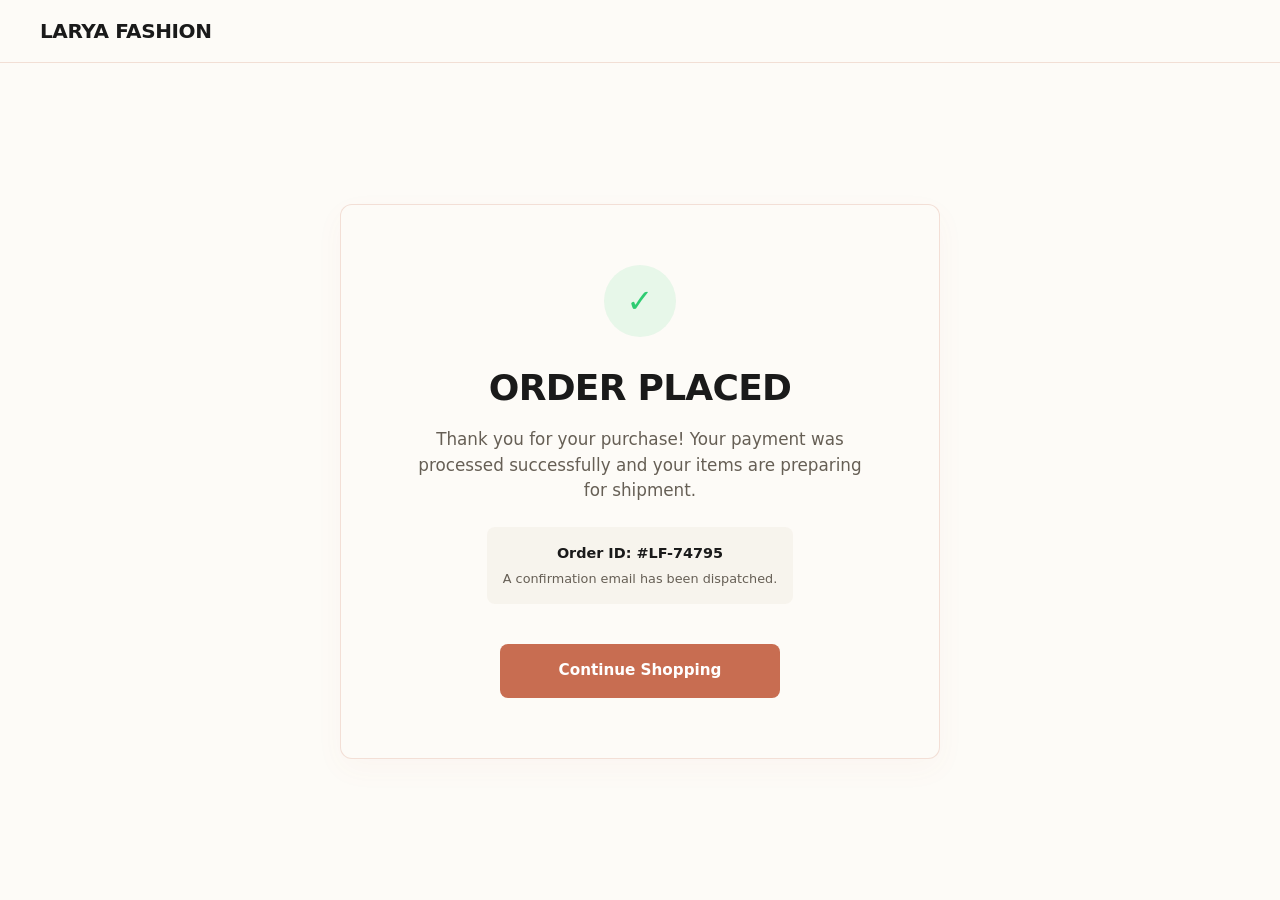
<file: thankyou.html>
<!-- Improved HTML -->
<!DOCTYPE html>
<html lang="en">
<head>
  <meta charset="UTF-8">
  <meta name="viewport" content="width=device-width, initial-scale=1.0">
  <title>Order Confirmed - Larya Fashion</title>
  <style>
    /* Design Tokens */
    :root {
      --clr-bg: #FDFBF7;         
      --clr-surface: #D8C5B2;    
      --clr-accent: #C86D51;     
      --clr-text: #1A1A1A;       
      --clr-text-muted: #665F55; 
      --clr-border: rgba(200, 109, 81, 0.2); 
      --clr-success: #2ecc71;

      --space-xs: 0.5rem;
      --space-sm: 0.75rem;
      --space-md: 1rem;
      --space-lg: 1.5rem;
      --space-xl: 2.5rem;

      --radius-md: 12px;
      --radius-full: 9999px;
      --max-width: 600px;
      --transition-fast: 0.2s ease;
    }

    /* Global Reset Baseline */
    * { 
      box-sizing: border-box; 
      margin: 0; 
      padding: 0; 
    }

    body {
      font-family: system-ui, -apple-system, BlinkMacSystemFont, 'Segoe UI', Roboto, sans-serif;
      background-color: var(--clr-bg);
      color: var(--clr-text);
      line-height: 1.5;
      min-height: 100vh;
      display: flex;
      flex-direction: column;
    }

    /* Header Component */
    .main-header {
      background-color: rgba(253, 251, 247, 0.85); 
      backdrop-filter: blur(12px);
      -webkit-backdrop-filter: blur(12px);
      border-bottom: 1px solid var(--clr-border);
      padding: var(--space-md) var(--space-lg);
    }

    .main-header__container {
      display: flex;
      align-items: center;
      justify-content: space-between;
      max-width: 1200px;
      margin: 0 auto;
    }

    .main-header__title {
      font-size: 1.25rem;
      font-weight: 800;
      text-transform: uppercase;
      letter-spacing: -0.02em;
      color: var(--clr-text);
      text-decoration: none;
    }

    /* Thank You Center Canvas */
    .success-container {
      flex-grow: 1;
      display: flex;
      align-items: center;
      justify-content: center;
      padding: var(--space-xl) var(--space-lg);
    }

    /* Gen-Z Minimalist Success Card Block */
    .thankyou-card {
      background-color: var(--clr-bg);
      border: 1px solid var(--clr-border);
      border-radius: var(--radius-md);
      padding: calc(var(--space-xl) * 1.5) var(--space-lg);
      max-width: var(--max-width);
      width: 100%;
      text-align: center;
      box-shadow: 0 10px 30px rgba(200, 109, 81, 0.04);
      animation: cardAppear 0.6s cubic-bezier(0.16, 1, 0.3, 1) both;
    }

    /* Success Checkmark Circle */
    .thankyou-card__icon-wrapper {
      width: 72px;
      height: 72px;
      background-color: rgba(46, 204, 113, 0.1);
      border-radius: var(--radius-full);
      display: flex;
      align-items: center;
      justify-content: center;
      margin: 0 auto var(--space-lg);
    }

    .thankyou-card__icon {
      font-size: 2rem;
      color: var(--clr-success);
      animation: scaleIn 0.4s cubic-bezier(0.34, 1.56, 0.64, 1) 0.2s both;
    }

    .thankyou-card__title {
      font-size: clamp(1.75rem, 5vw, 2.25rem);
      font-weight: 800;
      text-transform: uppercase;
      letter-spacing: -0.02em;
      color: var(--clr-text);
      margin-bottom: var(--space-sm);
    }

    .thankyou-card__message {
      font-size: 1.05rem;
      color: var(--clr-text-muted);
      max-width: 42ch;
      margin: 0 auto var(--space-lg);
    }

    /* Order Details Tracker Badge */
    .order-meta {
      background-color: rgba(216, 197, 178, 0.15);
      border-radius: 8px;
      padding: var(--space-md);
      margin-bottom: var(--space-xl);
      display: inline-flex;
      flex-direction: column;
      gap: 4px;
    }

    .order-meta__id {
      font-size: 0.9rem;
      font-weight: 700;
      color: var(--clr-text);
    }

    .order-meta__note {
      font-size: 0.8rem;
      color: var(--clr-text-muted);
    }

    /* Action Trigger Layout Buttons */
    .thankyou-card__actions {
      display: flex;
      flex-direction: column;
      gap: var(--space-sm);
      max-width: 280px;
      margin: 0 auto;
    }

    .btn {
      width: 100%;
      padding: 0.85rem;
      font-size: 0.95rem;
      font-weight: 700;
      border-radius: 8px;
      cursor: pointer;
      text-decoration: none;
      transition: all var(--transition-fast);
      border: 2px solid transparent;
      display: inline-flex;
      align-items: center;
      justify-content: center;
    }

    .btn--primary {
      background-color: var(--clr-accent);
      color: #ffffff;
    }

    .btn--primary:hover {
      background-color: var(--clr-text);
      transform: translateY(-2px);
    }

    /* Micro-interaction Keyframes */
    @keyframes cardAppear {
      from { opacity: 0; transform: translateY(20px); }
      to { opacity: 1; transform: translateY(0); }
    }

    @keyframes scaleIn {
      from { transform: scale(0); }
      to { transform: scale(1); }
    }
  </style>
</head>
<body>

  <header class="main-header">
    <div class="main-header__container">
      <a href="index.html" class="main-header__title">Larya Fashion</a>
    </div>
  </header>

  <main class="success-container">
    <article class="thankyou-card">
      <div class="thankyou-card__icon-wrapper">
        <span class="thankyou-card__icon">✓</span>
      </div>
      
      <h1 class="thankyou-card__title">Order Placed</h1>
      <p class="thankyou-card__message">
        Thank you for your purchase! Your payment was processed successfully and your items are preparing for shipment.
      </p>

      <div class="order-meta">
        <span class="order-meta__id" id="order-number">Order ID: #LF-83921</span>
        <span class="order-meta__note">A confirmation email has been dispatched.</span>
      </div>

      <div class="thankyou-card__actions">
        <a href="shop.html" class="btn btn--primary">Continue Shopping</a>
      </div>
    </article>
  </main>

  <script>
    document.addEventListener("DOMContentLoaded", () => {
      // 1. GENERATE DYNAMIC ORDER NUMBER FOR PREMIUM FEEL
      const orderNumberSpan = document.getElementById("order-number");
      if (orderNumberSpan) {
        const randomID = Math.floor(10000 + Math.random() * 90000);
        orderNumberSpan.textContent = `Order ID: #LF-${randomID}`;
      }

      // 2. CRITICAL STEP: Clear checkout data automatically so cart state is reset
      localStorage.removeItem("ecommerce_cart");
    });
  </script>
</body>
</html>
</file>
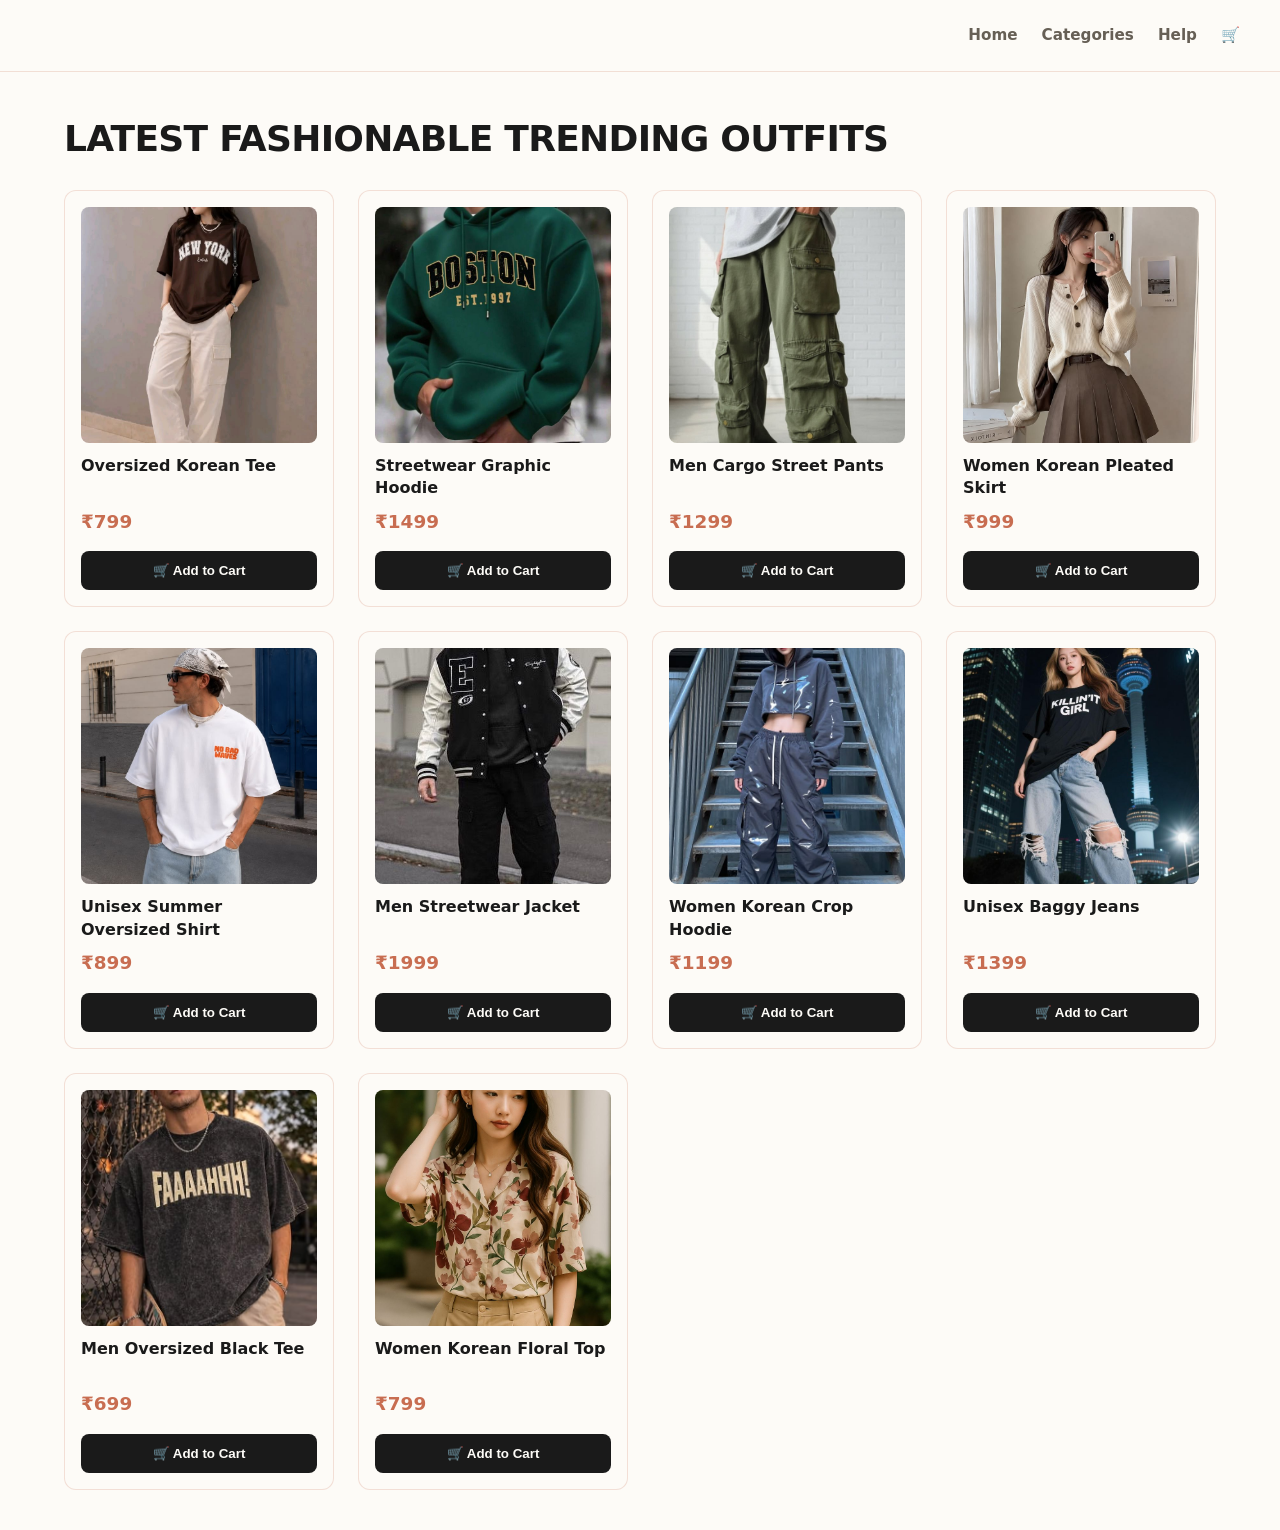
<file: trend.html>
<!DOCTYPE html>
<html lang="en">
<head>
    <meta charset="UTF-8">
    <meta name="viewport" content="width=device-width, initial-scale=1.0">
    <title>trending</title>
</head>
<body>
<header class="main-header">
  <div class="main-header__container">
    <nav class="main-header__nav" aria-label="Accessories Sub-navigation">
      <a href="index.html" class="main-header__link">Home</a>
      <a href="cat.html" class="main-header__link">Categories</a>
      <a href="help.html" class="main-header__link">Help</a>
      <a href="cart.html" class="main-header__link" aria-label="View Shopping Cart">🛒</a>
    </nav>
  </div>
</header>

<main>
  <h2 class="collection-title">Latest Fashionable trending outfits</h2>
  
  <!-- Target container updated with a clean layout class ready for JavaScript rendering -->
  <div class="products-grid" id="products"></div>
</main>
</body>
</html>
<style>
/* Corrected CSS (Modern, Clean & Aesthetic) */

/* Design Tokens - Styled via your preferred palette */
:root {
  /* Brand Colors */
  --clr-bg: #FDFBF7;         /* Earthy off-white base */
  --clr-surface: #D8C5B2;    /* Warm neutral sand tone */
  --clr-accent: #C86D51;     /* Terracotta statement tint */
  --clr-text: #1A1A1A;       /* High-contrast charcoal */
  --clr-text-muted: #665F55; /* Soft earth gray */
  --clr-border: rgba(200, 109, 81, 0.2); /* Soft terracotta wash */

  /* Spacing System */
  --space-xs: 0.5rem;
  --space-sm: 0.75rem;
  --space-md: 1rem;
  --space-lg: 1.5rem;
  --space-xl: 2.5rem;

  /* Layout Constants */
  --radius-md: 12px;
  --radius-full: 9999px;
  --max-width: 1200px;
  --transition-fast: 0.2s ease;
}

/* Global Reset Baseline */
* {
  box-sizing: border-box;
  margin: 0;
  padding: 0;
}

body {
  font-family: system-ui, -apple-system, BlinkMacSystemFont, 'Segoe UI', Roboto, sans-serif;
  background-color: var(--clr-bg);
  color: var(--clr-text);
  line-height: 1.5;
}

/* Header Navigation Component */
.main-header {
  position: sticky;
  top: 0;
  z-index: 100;
  background-color: rgba(253, 251, 247, 0.85); /* Blurred glass overlay layout */
  backdrop-filter: blur(12px);
  -webkit-backdrop-filter: blur(12px);
  border-bottom: 1px solid var(--clr-border);
  padding: var(--space-md) var(--space-lg);
}

.main-header__container {
  display: flex;
  align-items: center;
  justify-content: flex-end; /* Pushes the menu links cleanly to the right */
  max-width: var(--max-width);
  margin: 0 auto;
}

.main-header__nav {
  display: flex;
  align-items: center;
  gap: var(--space-lg);
}

.main-header__link {
  color: var(--clr-text-muted);
  text-decoration: none;
  font-weight: 600;
  font-size: 0.95rem;
  padding: var(--space-xs) 0;
  transition: color var(--transition-fast);
  position: relative;
}

.main-header__link:hover {
  color: var(--clr-accent);
}

/* Minimal interactive Gen-Z indicator underline loop */
.main-header__link::after {
  content: '';
  position: absolute;
  bottom: 0;
  left: 0;
  width: 100%;
  height: 2px;
  background-color: var(--clr-accent);
  transform: scaleX(0);
  transition: transform var(--transition-fast);
  transform-origin: right;
}

.main-header__link:hover::after {
  transform: scaleX(1);
  transform-origin: left;
}

/* Main Collection Content Section Title */
.collection-title {
  max-width: var(--max-width);
  margin: var(--space-xl) auto var(--space-lg);
  padding: 0 var(--space-lg);
  font-size: clamp(1.5rem, 4vw, 2.25rem);
  font-weight: 800;
  text-transform: uppercase;
  letter-spacing: -0.02em;
  color: var(--clr-text);
  text-align: left;
}

/* Dynamic Products Target Grid Layer */
.products-grid {
  max-width: var(--max-width);
  margin: 0 auto;
  padding: 0 var(--space-lg) var(--space-xl);
  display: grid;
  grid-template-columns: repeat(auto-fill, minmax(240px, 1fr));
  gap: var(--space-lg);
}
    /* ADDED MISSING STYLES: Dynamic Product Card Styling */
    .card {
      background-color: var(--clr-bg);
      border: 1px solid var(--clr-border);
      border-radius: var(--radius-md);
      overflow: hidden;
      display: flex;
      flex-direction: column;
      padding: var(--space-md);
      transition: transform var(--transition-fast), box-shadow var(--transition-fast);
    }

    .card:hover {
      transform: translateY(-4px);
      box-shadow: 0 10px 20px rgba(200, 109, 81, 0.08);
    }

    .card img {
      width: 100%;
      aspect-ratio: 1 / 1;
      object-fit: cover;
      border-radius: calc(var(--radius-md) - 4px);
      background-color: var(--clr-surface);
      margin-bottom: var(--space-sm);
    }

    .card h3 {
      font-size: 1rem;
      font-weight: 600;
      color: var(--clr-text);
      margin-bottom: var(--space-xs);
      line-height: 1.4;
      display: -webkit-box;
      -webkit-line-clamp: 2;
      -webkit-box-orient: vertical;
      overflow: hidden;
      min-height: 2.8em; /* Keeps layout neat for short titles */
    }

    .card .price {
      font-size: 1.15rem;
      font-weight: 700;
      color: var(--clr-accent);
      margin-bottom: var(--space-md);
      margin-top: auto; /* Pushes price to the bottom uniformly */
    }

    .card .add-to-cart-btn {
      width: 100%;
      padding: 0.75rem;
      background-color: var(--clr-text);
      color: var(--clr-bg);
      border: none;
      border-radius: 8px;
      font-weight: 600;
      cursor: pointer;
      display: flex;
      align-items: center;
      justify-content: center;
      gap: var(--space-xs);
      transition: background-color var(--transition-fast);
    }

    .card .add-to-cart-btn:hover {
      background-color: var(--clr-accent);
    }


/* Responsive Scaling Overrides for Mobile Viewports */
@media (max-width: 576px) {
  .main-header__container {
    justify-content: center;
  }
  
  .main-header__nav {
    gap: var(--space-md);
  }
  
  .collection-title {
    text-align: center;
    margin-top: var(--space-lg);
  }
}

</style>
<script>
    const productsDiv = document.getElementById("products");
    fetch("products.json")
    .then(res => res.json())
    .then(data => {
        const trends = data.filter(p => p.category === "trending");

        trends.forEach(product => {
            const card = document.createElement("div");
            card.className ="card";

            card.innerHTML =`
            <img src="${product.image}">
            <h3>${product.title}</h3>
            <p class="price">₹${product.price}</p>
            <button class="add-to-cart-btn"
  data-id="${product.id}"
  data-name="${product.title}"
  data-price="${product.price}"
  data-img="${product.image}">
  🛒 Add to Cart
</button>        `;
        productsDiv.appendChild(card);
        });
    })
    .catch(error => {
        console.log("Error:",error);
    
    });
let cart = JSON.parse(localStorage.getItem("live_cart_with_img")) || [];

document.addEventListener("click", (event) => {
  if (event.target.classList.contains("add-to-cart-btn")) {

    const btn = event.target;

    const product = {
      id: btn.dataset.id,
      name: btn.dataset.name,
      price: Number(btn.dataset.price),
      img: btn.dataset.img,
      quantity: 1
    };

    addToCart(product);
  }
});

function addToCart(product) {
  let existing = cart.find(item => item.id === product.id);

  if (existing) {
    existing.quantity++;
  } else {
    cart.push(product);
  }

  localStorage.setItem("live_cart_with_img", JSON.stringify(cart));

  alert("Added to cart!");
}
    
</script>
</file>
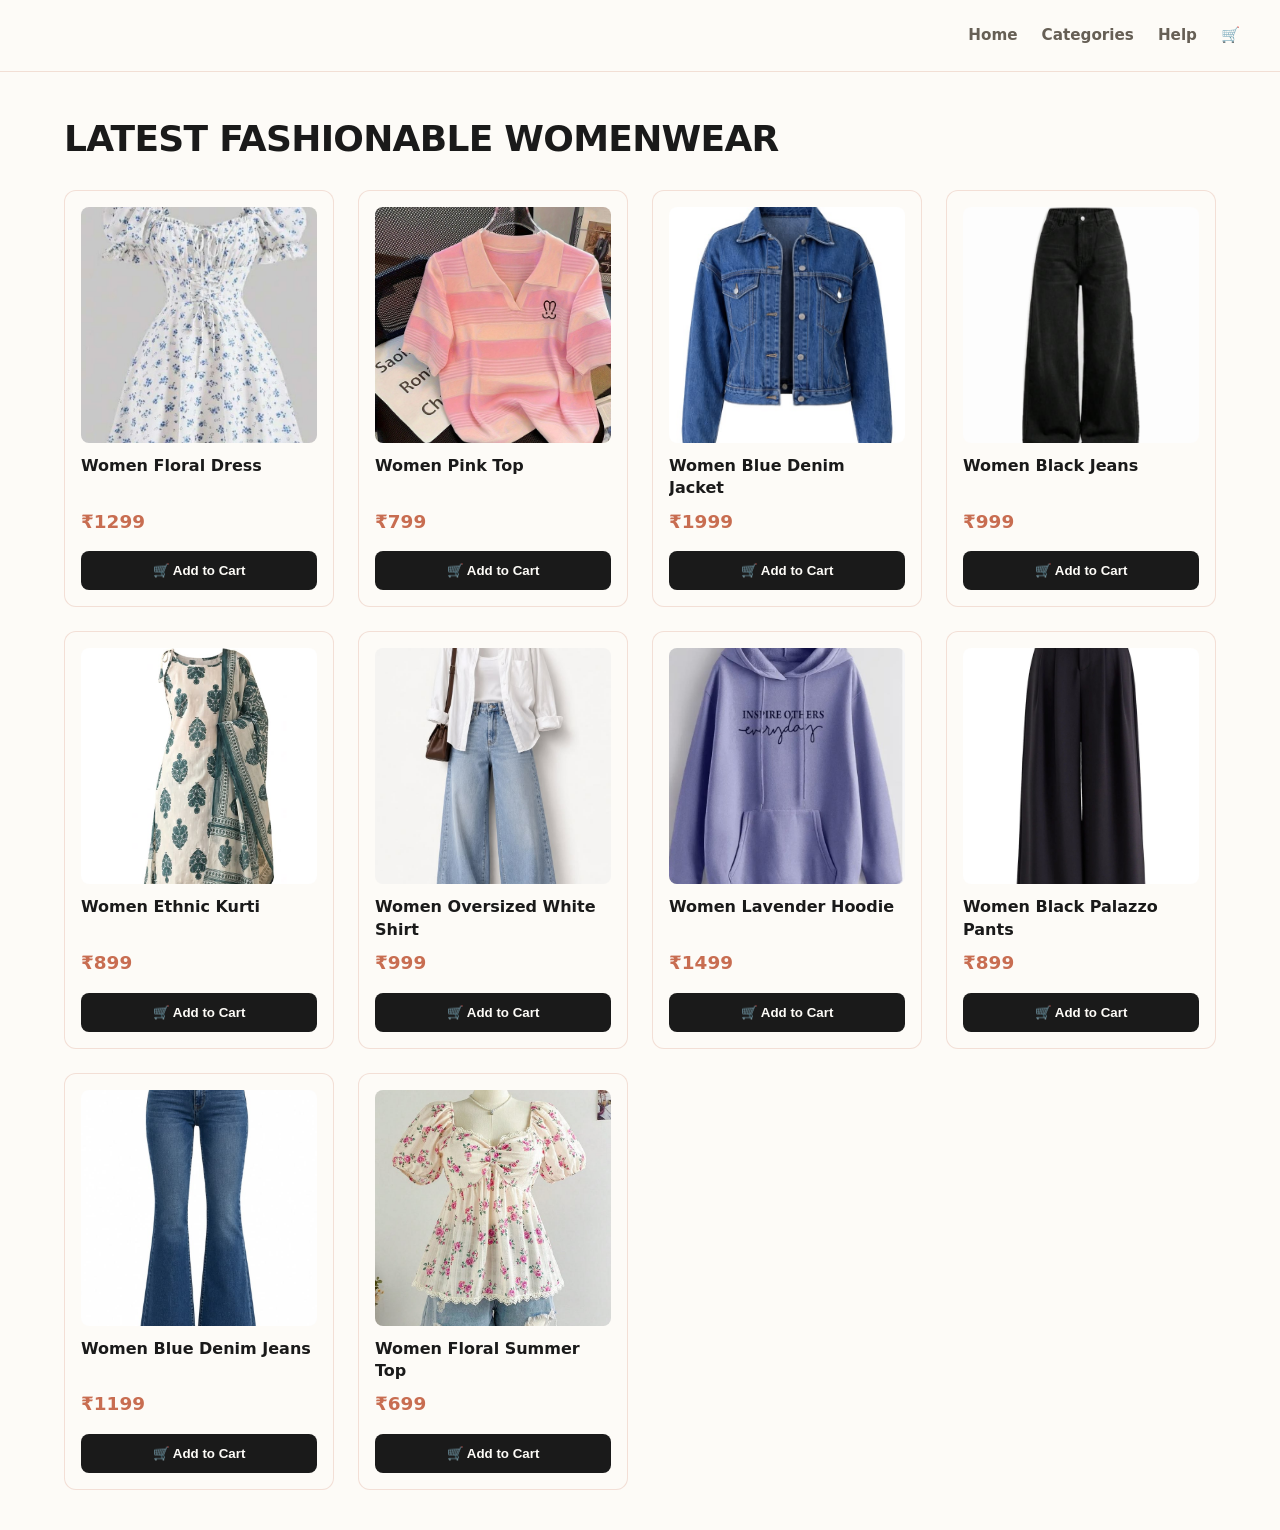
<file: women.html>
<!DOCTYPE html>
<html lang="en">
<head>
    <meta charset="UTF-8">
    <meta name="viewport" content="width=device-width, initial-scale=1.0">
    <title>Women's fashion</title>
</head>
<body>
<header class="main-header">
  <div class="main-header__container">
    <nav class="main-header__nav" aria-label="Accessories Sub-navigation">
      <a href="index.html" class="main-header__link">Home</a>
      <a href="cat.html" class="main-header__link">Categories</a>
      <a href="help.html" class="main-header__link">Help</a>
      <a href="cart.html" class="main-header__link" aria-label="View Shopping Cart">🛒</a>
    </nav>
  </div>
</header>

<main>
  <h2 class="collection-title">Latest Fashionable womenwear</h2>
  
  <!-- Target container updated with a clean layout class ready for JavaScript rendering -->
  <div class="products-grid" id="products"></div>
</main>
    
</body>
</html>
<style>
/* Corrected CSS (Modern, Clean & Aesthetic) */

/* Design Tokens - Styled via your preferred palette */
:root {
  /* Brand Colors */
  --clr-bg: #FDFBF7;         /* Earthy off-white base */
  --clr-surface: #D8C5B2;    /* Warm neutral sand tone */
  --clr-accent: #C86D51;     /* Terracotta statement tint */
  --clr-text: #1A1A1A;       /* High-contrast charcoal */
  --clr-text-muted: #665F55; /* Soft earth gray */
  --clr-border: rgba(200, 109, 81, 0.2); /* Soft terracotta wash */

  /* Spacing System */
  --space-xs: 0.5rem;
  --space-sm: 0.75rem;
  --space-md: 1rem;
  --space-lg: 1.5rem;
  --space-xl: 2.5rem;

  /* Layout Constants */
  --radius-md: 12px;
  --radius-full: 9999px;
  --max-width: 1200px;
  --transition-fast: 0.2s ease;
}

/* Global Reset Baseline */
* {
  box-sizing: border-box;
  margin: 0;
  padding: 0;
}

body {
  font-family: system-ui, -apple-system, BlinkMacSystemFont, 'Segoe UI', Roboto, sans-serif;
  background-color: var(--clr-bg);
  color: var(--clr-text);
  line-height: 1.5;
}

/* Header Navigation Component */
.main-header {
  position: sticky;
  top: 0;
  z-index: 100;
  background-color: rgba(253, 251, 247, 0.85); /* Blurred glass overlay layout */
  backdrop-filter: blur(12px);
  -webkit-backdrop-filter: blur(12px);
  border-bottom: 1px solid var(--clr-border);
  padding: var(--space-md) var(--space-lg);
}

.main-header__container {
  display: flex;
  align-items: center;
  justify-content: flex-end; /* Pushes the menu links cleanly to the right */
  max-width: var(--max-width);
  margin: 0 auto;
}

.main-header__nav {
  display: flex;
  align-items: center;
  gap: var(--space-lg);
}

.main-header__link {
  color: var(--clr-text-muted);
  text-decoration: none;
  font-weight: 600;
  font-size: 0.95rem;
  padding: var(--space-xs) 0;
  transition: color var(--transition-fast);
  position: relative;
}

.main-header__link:hover {
  color: var(--clr-accent);
}

/* Minimal interactive Gen-Z indicator underline loop */
.main-header__link::after {
  content: '';
  position: absolute;
  bottom: 0;
  left: 0;
  width: 100%;
  height: 2px;
  background-color: var(--clr-accent);
  transform: scaleX(0);
  transition: transform var(--transition-fast);
  transform-origin: right;
}

.main-header__link:hover::after {
  transform: scaleX(1);
  transform-origin: left;
}

/* Main Collection Content Section Title */
.collection-title {
  max-width: var(--max-width);
  margin: var(--space-xl) auto var(--space-lg);
  padding: 0 var(--space-lg);
  font-size: clamp(1.5rem, 4vw, 2.25rem);
  font-weight: 800;
  text-transform: uppercase;
  letter-spacing: -0.02em;
  color: var(--clr-text);
  text-align: left;
}

/* Dynamic Products Target Grid Layer */
.products-grid {
  max-width: var(--max-width);
  margin: 0 auto;
  padding: 0 var(--space-lg) var(--space-xl);
  display: grid;
  grid-template-columns: repeat(auto-fill, minmax(240px, 1fr));
  gap: var(--space-lg);
}
    /* ADDED MISSING STYLES: Dynamic Product Card Styling */
    .card {
      background-color: var(--clr-bg);
      border: 1px solid var(--clr-border);
      border-radius: var(--radius-md);
      overflow: hidden;
      display: flex;
      flex-direction: column;
      padding: var(--space-md);
      transition: transform var(--transition-fast), box-shadow var(--transition-fast);
    }

    .card:hover {
      transform: translateY(-4px);
      box-shadow: 0 10px 20px rgba(200, 109, 81, 0.08);
    }

    .card img {
      width: 100%;
      aspect-ratio: 1 / 1;
      object-fit: cover;
      border-radius: calc(var(--radius-md) - 4px);
      background-color: var(--clr-surface);
      margin-bottom: var(--space-sm);
    }

    .card h3 {
      font-size: 1rem;
      font-weight: 600;
      color: var(--clr-text);
      margin-bottom: var(--space-xs);
      line-height: 1.4;
      display: -webkit-box;
      -webkit-line-clamp: 2;
      -webkit-box-orient: vertical;
      overflow: hidden;
      min-height: 2.8em; /* Keeps layout neat for short titles */
    }

    .card .price {
      font-size: 1.15rem;
      font-weight: 700;
      color: var(--clr-accent);
      margin-bottom: var(--space-md);
      margin-top: auto; /* Pushes price to the bottom uniformly */
    }

    .card .add-to-cart-btn {
      width: 100%;
      padding: 0.75rem;
      background-color: var(--clr-text);
      color: var(--clr-bg);
      border: none;
      border-radius: 8px;
      font-weight: 600;
      cursor: pointer;
      display: flex;
      align-items: center;
      justify-content: center;
      gap: var(--space-xs);
      transition: background-color var(--transition-fast);
    }

    .card .add-to-cart-btn:hover {
      background-color: var(--clr-accent);
    }


/* Responsive Scaling Overrides for Mobile Viewports */
@media (max-width: 576px) {
  .main-header__container {
    justify-content: center;
  }
  
  .main-header__nav {
    gap: var(--space-md);
  }
  
  .collection-title {
    text-align: center;
    margin-top: var(--space-lg);
  }
}

</style>
<script>
    const productsDiv = document.getElementById("products");
    fetch("products.json")
    .then(res => res.json())
    .then(data => {
        const womens = data.filter(p => p.category === "women");

        womens.forEach(product => {
            const card = document.createElement("div");
            card.className ="card";

            card.innerHTML =`
            <img src="${product.image}">
            <h3>${product.title}</h3>
            <p class="price">₹${product.price}</p>
            <button class="add-to-cart-btn"
  data-id="${product.id}"
  data-name="${product.title}"
  data-price="${product.price}"
  data-img="${product.image}">
  🛒 Add to Cart
</button>        `;
        productsDiv.appendChild(card);
        });
    })
    .catch(error => {
        console.log("Error:",error);
    
    });
let cart = JSON.parse(localStorage.getItem("live_cart_with_img")) || [];

document.addEventListener("click", (event) => {
  if (event.target.classList.contains("add-to-cart-btn")) {

    const btn = event.target;

    const product = {
      id: btn.dataset.id,
      name: btn.dataset.name,
      price: Number(btn.dataset.price),
      img: btn.dataset.img,
      quantity: 1
    };

    addToCart(product);
  }
});

function addToCart(product) {
  let existing = cart.find(item => item.id === product.id);

  if (existing) {
    existing.quantity++;
  } else {
    cart.push(product);
  }

  localStorage.setItem("live_cart_with_img", JSON.stringify(cart));

  alert("Added to cart!");
}
    
</script>
</file>
<file: index.css>
/* ============================================================
   LARYA FASHION — stylesheet
   Design language: editorial lookbook. A warm paper backdrop,
   a wine-red accent borrowed from a fashion tag stamp, and a
   signature "runway panel" — two overlapping slanted frames
   with shoppable pin markers, echoing a tailor's cutting lines.
   ============================================================ */

@import url('https://fonts.googleapis.com/css2?family=Jost:wght@300;400;500;600&display=swap');

:root {
  --paper:        #EFE6D8;   /* warm parchment */
  --paper-soft:   #F7F1E6;   /* lighter card surface */
  --ink:          #221C16;   /* near-black, warm */
  --ink-soft:     #5B5348;   /* muted body text */
  --wine:         #7A2E39;   /* signature accent */
  --wine-deep:    #591F27;
  --moss:         #5B6B4F;   /* secondary accent */
  --gold:         #B8944F;   /* stars / hairlines */
  --line:         rgba(34, 28, 22, 0.14);
  --shadow-soft:  0 10px 30px rgba(34, 28, 22, 0.10);
  --shadow-lift:  0 18px 40px rgba(34, 28, 22, 0.18);

  --font-display: 'Cardo', Georgia, 'Times New Roman', serif;
  --font-body:    'Jost', 'Helvetica Neue', Arial, sans-serif;

  --container: 1240px;
}

/* ---------- reset ---------- */
*, *::before, *::after { box-sizing: border-box; }
html 
{ scroll-behavior: smooth; 
overflow-x: hidden;
}
body {
  margin: 0;
  background: var(--paper);
  color: var(--ink);
  font-family: var(--font-body);
  -webkit-font-smoothing: antialiased; 
  overflow-x: hidden;
}

img { max-width: 100%; display: block; }
a { color: inherit; text-decoration: none; }
h1, h2, h3 { font-family: var(--font-display); margin: 0; font-weight: 400; }
p { margin: 0; }
ul { list-style: none; margin: 0; padding: 0; }
button {
  font-family: inherit;
  border: none;
  background: none;
  cursor: pointer;
  color: inherit;
}
:focus-visible {
  outline: 2px solid var(--wine);
  outline-offset: 3px;
}
@media (prefers-reduced-motion: reduce) {
  *, *::before, *::after { animation-duration: 0.001ms !important; transition-duration: 0.001ms !important; }
}

/* ============================================================
   HEADER
   ============================================================ */
.header {
  position: sticky;
  top: 0;
  z-index: 50;
  background: rgba(239, 230, 216, 0.92);
  backdrop-filter: blur(10px);
  border-bottom: 1px solid var(--line);
}
.header__container {
  max-width: var(--container);
  margin: 0 auto;
  padding: 14px 32px;
  display: flex;
  align-items: center;
  gap: 28px;
}
.header__logo-link { flex-shrink: 0; }
.header__logo {
  height: 38px;
  width: 38px;
  object-fit: cover;
  border-radius: 50%;
  border: 1px solid var(--line);
}
.header__nav {
  display: flex;
  align-items: center;
  gap: 30px;
  flex: 1;
}
.header__link {
  position: relative;
  font-size: 0.92rem;
  letter-spacing: 0.03em;
  color: var(--ink-soft);
  padding: 6px 0;
  transition: color 0.2s ease;
}
.header__link::after {
  content: '';
  position: absolute;
  left: 0; right: 100%;
  bottom: 0;
  height: 2px;
  background: var(--wine);
  transition: right 0.25s ease;
}
.header__link:hover,
.header__link--active { color: var(--ink); }
.header__link:hover::after,
.header__link--active::after { right: 0; }

.header__actions {
  display: flex;
  align-items: center;
  gap: 14px;
}
.search-bar__input {
  width: 220px;
  padding: 9px 16px;
  border-radius: 999px;
  border: 1px solid var(--line);
  background: var(--paper-soft);
  font-family: var(--font-body);
  font-size: 0.85rem;
  color: var(--ink);
  transition: width 0.25s ease, border-color 0.2s ease;
}
.search-bar__input:focus {
  width: 260px;
  border-color: var(--wine);
  outline: none;
}
.header__icon-btn {
  display: grid;
  place-items: center;
  width: 38px;
  height: 38px;
  border-radius: 50%;
  font-size: 1rem;
  transition: background 0.2s ease;
}
.header__icon-btn:hover { background: var(--line); }
.header__profile-btn {
  display: flex;
  align-items: center;
  gap: 6px;
  padding: 8px 14px;
  border-radius: 999px;
  border: 1px solid var(--line);
  font-size: 0.85rem;
}
.header__profile-btn:hover { background: var(--paper-soft); }
.header__toggle {
  display: none;
  font-size: 1.3rem;
  width: 38px;
  height: 38px;
}

.mobile-menu {
  display: none;
  flex-direction: column;
  padding: 6px 32px 16px;
  border-top: 1px solid var(--line);
}
.mobile-menu__link {
  padding: 12px 0;
  font-size: 0.95rem;
  border-bottom: 1px solid var(--line);
}
.mobile-menu__link:last-child { border-bottom: none; }

/* progressive enhancement: toggle via aria-expanded, no JS rewrite needed */
.header:has(.header__toggle[aria-expanded="true"]) .mobile-menu { display: flex; }

@media (max-width: 900px) {
  .header__nav, .search-bar { display: none; }
  .header__toggle { display: grid; place-items: center; }
  .header__container { padding: 14px 20px; }
}

/* ============================================================
   FASHION HERO — signature runway panels
   ============================================================ */
.fashion-main {
  display: flex;
  align-items: stretch;
  min-height: 620px;
  max-width: var(--container);
  margin: 0 auto;
}
.fashion-title {
  flex: 0 0 27%;
  display: flex;
  align-items: center;
  padding: 0 40px 0 32px;
}
.title-content p {
  font-size: 0.72rem;
  letter-spacing: 0.22em;
  color: var(--wine);
  margin-bottom: 14px;
}
.title-content h1 {
  font-size: 2.6rem;
  line-height: 1.08;
  color: var(--ink);
  margin-bottom: 14px;
}
.title-content span {
  display: block;
  font-size: 0.95rem;
  color: var(--ink-soft);
  font-style: italic;
  font-family: var(--font-display);
}

.hero-container {
  flex: 1;
  display: flex;
}

.fashion-box {
  position: relative;
  flex: 1;
  overflow: hidden;
}
.girls-box {
  clip-path: polygon(14% 0, 100% 0, 100% 100%, 0% 100%);
  background: #DED2C6;
  margin-right: -46px;
  z-index: 1;
}
.boys-box {
  clip-path: polygon(14% 0, 100% 0, 100% 100%, 0% 100%);
  background: #E4D8C9;
}

.box-inner-wrap {
  position: relative;
  height: 100%;
  display: flex;
  flex-direction: column;
}
.fashion-box__content {
  padding: 30px 20px 0 90px;
  z-index: 2;
}
.fashion-box__content p {
  font-size: 0.68rem;
  letter-spacing: 0.2em;
  color: var(--wine);
  margin-bottom: 8px;
}
.fashion-box__content h2 {
  font-size: 1.7rem;
  line-height: 1.15;
  color: var(--ink);
  margin-bottom: 14px;
}
.shop-btn {
  display: inline-flex;
  align-items: center;
  gap: 6px;
  font-size: 0.85rem;
  color: var(--ink);
  border-bottom: 1px solid var(--ink);
  padding-bottom: 2px;
  transition: gap 0.2s ease, color 0.2s ease;
}
.shop-btn:hover { gap: 10px; color: var(--wine); border-color: var(--wine); }

.model-wrapper {
  flex: 1;
  position: relative;
  padding: 10px 40px 0 60px;
}
.model-area {
  position: relative;
  height: 100%;
  min-height: 380px;
}
.model-area img {
  width: 100%;
  height: 100%;
  object-fit: cover;
  object-position: top center;
  border-radius: 2px;
}

/* Hotspots — Pinterest-style shoppable pins */
.hotspot {
  position: absolute;
  width: 26px;
  height: 26px;
}
.top-hotspot   { top: 18%; left: 46%; }
.shirt-hotspot { top: 33%; left: 55%; }
.pants-hotspot { top: 58%; left: 42%; }
.shoe-hotspot  { top: 90%; left: 52%; }

.hotspot::before {
  content: '';
  position: absolute;
  inset: 0;
  border-radius: 50%;
  background: var(--paper-soft);
  border: 2px solid var(--wine);
  box-shadow: var(--shadow-soft);
}
.hotspot::after {
  content: '+';
  position: absolute;
  inset: 0;
  display: grid;
  place-items: center;
  color: var(--wine);
  font-size: 0.95rem;
  font-weight: 600;
}
.hotspot {
  animation: pin-pulse 2.6s ease-in-out infinite;
}
@keyframes pin-pulse {
  0%, 100% { filter: drop-shadow(0 0 0 rgba(122, 46, 57, 0.0)); }
  50% { filter: drop-shadow(0 0 6px rgba(122, 46, 57, 0.35)); }
}

/* nested product-card pin popover (scoped to model area only) */
.model-area .product-card {
  position: absolute;
  top: 32px;
  left: 50%;
  transform: translate(-50%, 6px);
  width: 132px;
  background: var(--paper-soft);
  border-radius: 10px;
  box-shadow: var(--shadow-lift);
  opacity: 0;
  pointer-events: none;
  transition: opacity 0.2s ease, transform 0.2s ease;
  z-index: 5;
  overflow: hidden;
}
.hotspot:hover .product-card,
.hotspot:focus-within .product-card {
  opacity: 1;
  transform: translate(-50%, 0);
  pointer-events: auto;
}
.model-area .product-card img {
  width: 100%;
  height: 90px;
  object-fit: cover;
}
.model-area .product-card > div {
  padding: 8px 10px 10px;
}
.model-area .product-card h3 {
  font-family: var(--font-body);
  font-size: 0.78rem;
  color: var(--ink);
  margin-bottom: 3px;
}
.model-area .product-card p {
  font-size: 0.8rem;
  color: var(--wine);
  font-weight: 500;
}

@media (max-width: 900px) {
  .fashion-main { display: block; min-height: unset; }
  .fashion-title {
    width: 100%;
    padding: 32px 24px;
    justify-content: center;
    text-align: center;
  }
  .title-content h1 { font-size: 2rem; }
  .hero-container { flex-direction: row; }
  .fashion-box { clip-path: none; margin: 0; }
  .girls-box { background: #DED2C6; }
  .fashion-box__content { padding: 20px 14px 0; text-align: center; }
  .model-wrapper { padding: 10px 16px 20px; }
  .model-area { min-height: 260px; }
  .hotspot { width: 20px; height: 20px; }
  .model-area .product-card { width: 108px; }
}
@media (max-width: 560px) {
  .title-content h1 { font-size: 1.6rem; }
  .fashion-box__content h2 { font-size: 1.25rem; }
  .model-area { min-height: 200px; }
}

/* ============================================================
   HERO SLIDER
   ============================================================ */
.hero {
  position: relative;
  max-width: var(--container);
  margin: 60px auto;
  padding: 0 32px;
  overflow: hidden;
}
.hero__slider {
    display: flex;
    gap: 0;
    transition: transform 0.4s ease;
  width: 400%; /* Spans across all 4 slides */

}
.hero__slider::-webkit-scrollbar { display: none; }
.hero__slide {
  position: relative;
  flex: 0 0 25%;
  width: 25%; /* Exactly 1/4 of the slider track width */
  min-height: clamp(450px, 75vh, 650px);
  display: flex;
  align-items: center;
  margin-right: 0;
}
.hero__image {
  position: absolute;
  inset: 0;
  width: 100%;
  height: 100%;
  object-fit: cover;
  border-radius: 20px;
  overflow: hidden;
    box-shadow: 0 12px 28px rgba(0,0,0,0.18); /* soft shadow for premium feel */
}
.hero__content {
  position: relative;
  z-index: 2;
  left: 0;
  bottom: 0;
  width: min(460px, 90%);
  padding: 32px;
  background: linear-gradient(0deg, rgba(34,28,22,0.72), rgba(34,28,22,0));
  color: var(--paper);
  backdrop-filter: 16px;
  border-radius: 16px;
}
.hero__title {
  font-size: 2rem;
  margin-bottom: 12px;
  font-family: var(--font-display);
  font-weight: 600;
}
.hero__description {
  font-size: 0.92rem;
  line-height: 1.6;
  color: #E8DFD2;
  margin-bottom: 20px;
}
.hero__actions { display: flex; gap: 12px; }
.btn {
  padding: 11px 22px;
  border-radius: 999px;
  font-size: 0.85rem;
  letter-spacing: 0.02em;
  transition: transform 0.2s ease, background 0.2s ease, color 0.2s ease;
}
.btn--primary { background: var(--wine); color: var(--paper); }
.btn--primary:hover { background: var(--wine-deep); transform: translateY(-2px); }
.btn--secondary { border: 1px solid var(--paper); color: var(--paper); }
.btn--secondary:hover { background: var(--paper); color: var(--ink); }

.hero__nav-btn {
  position: absolute;
  top: 50%;
  transform: translateY(-50%);
  width: 42px;
  height: 42px;
  border-radius: 50%;
  background: rgba(247, 241, 230, 0.85);
  display: grid;
  place-items: center;
  font-size: 1rem;
  box-shadow: var(--shadow-soft);
  z-index: 3;
}
.hero__nav-btn--prev { left: 48px; }
.hero__nav-btn--next { right: 48px; }
.hero__nav-btn:hover { background: var(--paper-soft); }

.hero__dots {
  position: absolute;
  bottom: 18px;
  right: 40px;
  display: flex;
  gap: 8px;
  z-index: 3;
}
.hero__dot {
  width: 8px; height: 8px;
  border-radius: 50%;
  background: rgba(247, 241, 230, 0.5);
}
.hero__dot--active { background: var(--paper); width: 22px; border-radius: 999px; }

@media (max-width: 700px) {
  .hero { margin: 36px auto; padding: 0 16px; }
  .hero__slide { height: 320px; }
  .hero__content { padding: 24px; width: 100%; }
  .hero__title { font-size: 1.5rem; }
  .hero__nav-btn { display: none; }
}

/* ============================================================
   CATEGORIES
   ============================================================ */
.categories {
  max-width: var(--container);
  margin: 70px auto;
  padding: 0 32px;
}
.categories__title {
  font-size: 1.6rem;
  text-align: center;
  margin-bottom: 34px;
  position: relative;
}
.categories__title::after {
  content: '';
  display: block;
  width: 46px;
  height: 2px;
  background: var(--gold);
  margin: 14px auto 0;
}
.categories__grid {
  display: grid;
  grid-template-columns: repeat(6, 1fr);
  gap: 16px;
}
.category-card__link { display: block; }
.category-card__image-wrapper {
  aspect-ratio: 3 / 4;
  border-radius: 8px;
  overflow: hidden;
  position: relative;
}
.category-card__image {
  width: 100%;
  height: 100%;
  object-fit: cover;
  transition: transform 0.4s ease;
}
.category-card:hover .category-card__image { transform: scale(1.06); }
.category-card__meta { padding-top: 10px; text-align: center; }
.category-card__name {
  font-size: 0.85rem;
  letter-spacing: 0.02em;
  color: var(--ink);
}

@media (max-width: 900px) {
  .categories__grid { grid-template-columns: repeat(3, 1fr); }
}
@media (max-width: 560px) {
  .categories__grid { grid-template-columns: repeat(2, 1fr); gap: 12px; }
}

/* ============================================================
   FEATURED PRODUCTS
   ============================================================ */
.products {
  max-width: var(--container);
  margin: 70px auto;
  padding: 0 32px;
}
.products__title {
  font-size: 1.6rem;
  text-align: center;
  margin-bottom: 34px;
  position: relative;
}
.products__title::after {
  content: '';
  display: block;
  width: 46px;
  height: 2px;
  background: var(--gold);
  margin: 14px auto 0;
}
.products__grid {
  display: grid;
  grid-template-columns: repeat(3, 1fr);
  gap: 26px;
}
.products__grid .product-card {
  background: var(--paper-soft);
  border-radius: 10px;
  overflow: hidden;
  box-shadow: var(--shadow-soft);
  transition: transform 0.25s ease, box-shadow 0.25s ease;
}
.products__grid .product-card:hover {
  transform: translateY(-6px);
  box-shadow: var(--shadow-lift);
}
.products__grid .product-card__image-wrapper {
  position: relative;
  aspect-ratio: 1 / 1;
}
.products__grid .product-card__image {
  width: 100%;
  height: 100%;
  object-fit: cover;
}
.products__grid .product-card__wishlist-btn {
  position: absolute;
  top: 12px; right: 12px;
  width: 32px; height: 32px;
  border-radius: 50%;
  background: rgba(247, 241, 230, 0.9);
  display: grid;
  place-items: center;
  font-size: 0.9rem;
  transition: transform 0.15s ease;
}
.products__grid .product-card__wishlist-btn:hover { transform: scale(1.1); }
.products__grid .product-card__info { padding: 16px; }
.products__grid .product-card__name {
  font-size: 0.92rem;
  font-family: var(--font-body);
  font-weight: 500;
  color: var(--ink);
  margin-bottom: 8px;
  line-height: 1.3;
}
.products__grid .product-card__rating {
  display: flex;
  align-items: center;
  gap: 6px;
  margin-bottom: 8px;
}
.products__grid .product-card__stars {
  font-size: 0.8rem;
  color: var(--gold);
  font-weight: 500;
}
.products__grid .product-card__reviews-count {
  font-size: 0.75rem;
  color: var(--ink-soft);
}
.products__grid .product-card__price {
  font-size: 1rem;
  font-weight: 600;
  color: var(--wine);
}

@media (max-width: 900px) {
  .products__grid { grid-template-columns: repeat(2, 1fr); }
}
@media (max-width: 560px) {
  .products__grid { grid-template-columns: 1fr; gap: 18px; }
}

/* ============================================================
   FOOTER
   ============================================================ */
.footer {
  background: var(--ink);
  color: var(--paper);
  margin-top: 80px;
}
.footer__container {
  max-width: var(--container);
  margin: 0 auto;
  padding: 56px 32px 32px;
  display: grid;
  grid-template-columns: 1.6fr 1fr 1fr 1fr;
  gap: 32px;
}
.footer__logo-text {
  font-size: 1.4rem;
  margin-bottom: 14px;
  color: var(--paper);
}
.footer__description {
  font-size: 0.88rem;
  line-height: 1.6;
  color: #C9BFAE;
  max-width: 320px;
}
.footer__heading {
  font-family: var(--font-body);
  font-size: 0.8rem;
  letter-spacing: 0.1em;
  text-transform: uppercase;
  color: var(--gold);
  margin-bottom: 16px;
}
.footer__list { display: flex; flex-direction: column; gap: 10px; }
.footer__link {
  font-size: 0.88rem;
  color: #C9BFAE;
  transition: color 0.2s ease;
}
.footer__link:hover { color: var(--paper); }

.footer__baseline {
  border-top: 1px solid rgba(247, 241, 230, 0.12);
  padding: 20px 32px;
  text-align: center;
}
.footer__copyright {
  font-size: 0.78rem;
  color: #A79C89;
}

@media (max-width: 900px) {
  .footer__container {
    grid-template-columns: 1fr 1fr;
  }
  .footer__brand-col { grid-column: 1 / -1; }
}
@media (max-width: 560px) {
  .footer__container { grid-template-columns: 1fr; padding: 40px 24px 24px; }
}
</file>
<file: shop.css>
/* Corrected CSS (Clean, Consistent & Scalable) */

/* Design Tokens - Styled via your preferred palette */
:root {
  /* Brand Colors */
  --clr-bg: #FDFBF7;         /* Earthy off-white base */
  --clr-surface: #D8C5B2;    /* Warm neutral sand tone */
  --clr-accent: #C86D51;     /* Terracotta statement tint */
  --clr-text: #1A1A1A;       /* High-contrast charcoal */
  --clr-text-muted: #665F55; /* Soft earth gray */
  --clr-border: rgba(200, 109, 81, 0.2); /* Soft terracotta wash */

  /* Spacing System */
  --space-xs: 0.5rem;
  --space-sm: 0.75rem;
  --space-md: 1rem;
  --space-lg: 1.5rem;
  --space-xl: 2.5rem;

  /* Layout Constants */
  --radius-md: 12px;
  --radius-full: 9999px;
  --max-width: 1200px;
  --transition-fast: 0.2s ease;
}

/* Global Baseline Reset */
* {
  box-sizing: border-box;
  margin: 0;
  padding: 0;
}

body {
  font-family: system-ui, -apple-system, BlinkMacSystemFont, 'Segoe UI', Roboto, sans-serif;
  background-color: var(--clr-bg);
  color: var(--clr-text);
  line-height: 1.5;
}

/* Header Component */
.main-header {
  position: sticky;
  top: 0;
  z-index: 100;
  background-color: rgba(253, 251, 247, 0.85); /* Clear glass baseline overlay */
  backdrop-filter: blur(12px);
  -webkit-backdrop-filter: blur(12px);
  border-bottom: 1px solid var(--clr-border);
  padding: var(--space-md) var(--space-lg);
}

.main-header__container {
  display: flex;
  align-items: center;
  justify-content: space-between;
  max-width: var(--max-width);
  margin: 0 auto;
}

.main-header__title {
  font-size: clamp(1.25rem, 4vw, 1.75rem);
  font-weight: 800;
  letter-spacing: -0.02em;
  text-transform: uppercase;
  color: var(--clr-text);
}

/* Navigation System */
.main-header__nav {
  display: flex;
  align-items: center;
  gap: var(--space-lg);
}

.main-header__link {
  color: var(--clr-text-muted);
  text-decoration: none;
  font-weight: 600;
  font-size: 0.95rem;
  padding: var(--space-xs) 0;
  transition: color var(--transition-fast);
  position: relative;
}

.main-header__link:hover,
.main-header__link--active {
  color: var(--clr-accent);
}

/* Minimal interactive Gen-Z indicator underline */
.main-header__link::after {
  content: '';
  position: absolute;
  bottom: 0;
  left: 0;
  width: 100%;
  height: 2px;
  background-color: var(--clr-accent);
  transform: scaleX(0);
  transition: transform var(--transition-fast);
  transform-origin: right;
}

.main-header__link:hover::after,
.main-header__link--active::after {
  transform: scaleX(1);
  transform-origin: left;
}

/* Responsive Scaling Overrides */
@media (max-width: 576px) {
  .main-header__container {
    flex-direction: column;
    gap: var(--space-sm);
    text-align: center;
  }
  
  .main-header__nav {
    gap: var(--space-md);
  }
}
/* Corrected CSS (Modern, Clean & Aesthetic) */

/* Structural Section Container */
.shop-gallery {
  max-width: var(--max-width, 1200px);
  margin: 0 auto;
  padding: var(--space-xl, 2.5rem) var(--space-lg, 1.5rem);
}

/* Highly Responsive Fluid Grid */
.shop-gallery__grid {
  display: grid;
  /* Auto-fill expands columns dynamically; minmax keeps cards uniform on small displays */
  grid-template-columns: repeat(auto-fill, minmax(220px, 1fr));
  gap: var(--space-lg, 1.5rem);
}

/* Card Block Module */
.shop-card {
  background-color: var(--clr-bg, #FDFBF7);
  border: 1px solid var(--clr-border, rgba(200, 109, 81, 0.15));
  border-radius: var(--radius-md, 12px);
  overflow: hidden;
  display: flex;
  flex-direction: column;
  transition: transform 0.3s cubic-bezier(0.25, 1, 0.5, 1), 
              box-shadow 0.3s cubic-bezier(0.25, 1, 0.5, 1);
}

/* Image Presentation Layer & Floating Action Wrapper */
.shop-card__image-wrapper {
  position: relative;
  width: 100%;
  aspect-ratio: 1 / 1; /* Clean minimalist square frame */
  background-color: var(--clr-surface, #D8C5B2);
  overflow: hidden;
}

.shop-card__img {
  width: 100%;
  height: 100%;
  object-fit: cover;
  transition: transform 0.5s ease;
}

/* Floating Modern Add-to-Cart Trigger */
.shop-card__action-btn {
  position: absolute;
  bottom: var(--space-md, 1rem);
  right: var(--space-md, 1rem);
  z-index: 5;
  width: 44px;
  height: 44px;
  border-radius: var(--radius-full, 9999px);
  background-color: var(--clr-accent, #C86D51);
  color: #ffffff;
  border: none;
  cursor: pointer;
  display: flex;
  align-items: center;
  justify-content: center;
  font-size: 1.15rem;
  box-shadow: 0 4px 12px rgba(200, 109, 81, 0.3);
  opacity: 0; /* Hidden by default for sleek modern layout presentation */
  transform: translateY(10px);
  transition: opacity 0.25s ease, transform 0.25s ease, background-color 0.2s ease;
}

.shop-card__action-btn:hover {
  background-color: var(--clr-text, #1A1A1A);
  transform: translateY(0) scale(1.05) !important;
}

/* Text Element Compartment */
.shop-card__metadata {
  padding: var(--space-md, 1rem);
  display: flex;
  flex-direction: column;
  gap: var(--space-xs, 0.5rem);
  flex-grow: 1;
}

.shop-card__title {
  font-size: 0.95rem;
  font-weight: 600;
  color: var(--clr-text, #1A1A1A);
  line-height: 1.4;
  margin: 0;
  /* Handles text scaling smoothly across columns */
  display: -webkit-box;
  -webkit-line-clamp: 2;
  -webkit-box-orient: vertical;
  overflow: hidden;
}

.shop-card__price {
  font-size: 1.1rem;
  font-weight: 700;
  color: var(--clr-accent, #C86D51);
  margin-top: auto; /* Forces price execution safely down to unified card baselines */
}

/* Micro-Interaction Transitions (Hover Actions) */
.shop-card:hover {
  transform: translateY(-4px);
  box-shadow: 0 12px 24px rgba(200, 109, 81, 0.1);
}

.shop-card:hover .shop-card__img {
  transform: scale(1.04);
}

/* Reveal action buttons seamlessly upon hovering structural card components */
.shop-card:hover .shop-card__action-btn {
  opacity: 1;
  transform: translateY(0);
}

/* Touch Device Alternative Override Rules */
@media (hover: none) {
  .shop-card__action-btn {
    opacity: 1;
    transform: translateY(0);
    position: static;
    width: 100%;
    margin-top: var(--space-sm, 0.75rem);
    border-radius: var(--radius-md, 12px);
    height: 40px;
  }
}
/* Corrected CSS (Modern, Clean & Aesthetic) */

/* 1. Promotional Announcement Bar Component */
.offer-slider {
  background-color: var(--clr-text, #1A1A1A); /* Sleek high-contrast solid dark base */
  color: var(--clr-bg, #FDFBF7);             /* Clean off-white character ink alignment */
  font-size: 0.8rem;
  font-weight: 700;
  text-transform: uppercase;
  letter-spacing: 0.1em;
  padding: var(--space-xs, 0.5rem) 0;
  text-align: center;
  position: relative;
  overflow: hidden;
  border-bottom: 1px solid var(--clr-border, rgba(200, 109, 81, 0.15));
}

.offer-slider__track {
  display: inline-flex;
  align-items: center;
  justify-content: center;
  width: 100%;
}

.offer-slider__text {
  margin: 0;
  display: flex;
  align-items: center;
  gap: var(--space-xs, 0.5rem);
}

/* 2. Comprehensive Modular Footer Layout */
.footer {
  background-color: var(--clr-surface, #D8C5B2); /* Styled beautifully via project neutral palette tones */
  border-top: 1px solid var(--clr-border, rgba(200, 109, 81, 0.15));
  color: var(--clr-text, #1A1A1A);
  font-size: 0.9rem;
  margin-top: calc(var(--space-xl, 2.5rem) * 2); /* Generous separator gap isolating footer elements cleanly */
}

.footer__container {
  max-width: var(--max-width, 1200px);
  margin: 0 auto;
  padding: calc(var(--space-xl, 2.5rem) * 1.5) var(--space-lg, 1.5rem);
  display: grid;
  grid-template-columns: repeat(auto-fit, minmax(160px, 1fr));
  gap: calc(var(--space-lg, 1.5rem) * 1.5);
}

/* Enforcing premium layout structural columns across medium+ displays */
@media (min-width: 768px) {
  .footer__container {
    grid-template-columns: 2fr repeat(3, 1fr);
  }
}

.footer__brand-col {
  display: flex;
  flex-direction: column;
  gap: var(--space-sm, 0.75rem);
}

.footer__logo-text {
  font-size: 1.25rem;
  font-weight: 800;
  text-transform: uppercase;
  letter-spacing: -0.02em;
  color: var(--clr-text, #1A1A1A);
}

.footer__description {
  color: var(--clr-text-muted, #665F55);
  line-height: 1.6;
  max-width: 32ch;
}

.footer__nav-col {
  display: flex;
  flex-direction: column;
  gap: var(--space-md, 1rem);
}

.footer__heading {
  font-size: 0.85rem;
  font-weight: 700;
  text-transform: uppercase;
  letter-spacing: 0.08em;
  color: var(--clr-accent, #C86D51); /* Clear accent point color mapping */
}

.footer__list {
  list-style: none;
  padding: 0;
  margin: 0;
  display: flex;
  flex-direction: column;
  gap: var(--space-sm, 0.75rem);
}

.footer__link {
  color: var(--clr-text-muted, #665F55);
  text-decoration: none;
  transition: color var(--transition-fast, 0.2s ease);
}

.footer__link:hover {
  color: var(--clr-accent, #C86D51);
}

/* Footer Bottom Strip Area */
.footer__baseline {
  border-top: 1px solid rgba(26, 26, 26, 0.08);
  padding: var(--space-lg, 1.5rem) var(--space-lg, 1.5rem);
  text-align: center;
}

.footer__copyright {
  color: var(--clr-text-muted, #665F55);
  font-size: 0.85rem;
  margin: 0;
}

.footer__all-rights {
  font-weight: 500;
}
</file>
